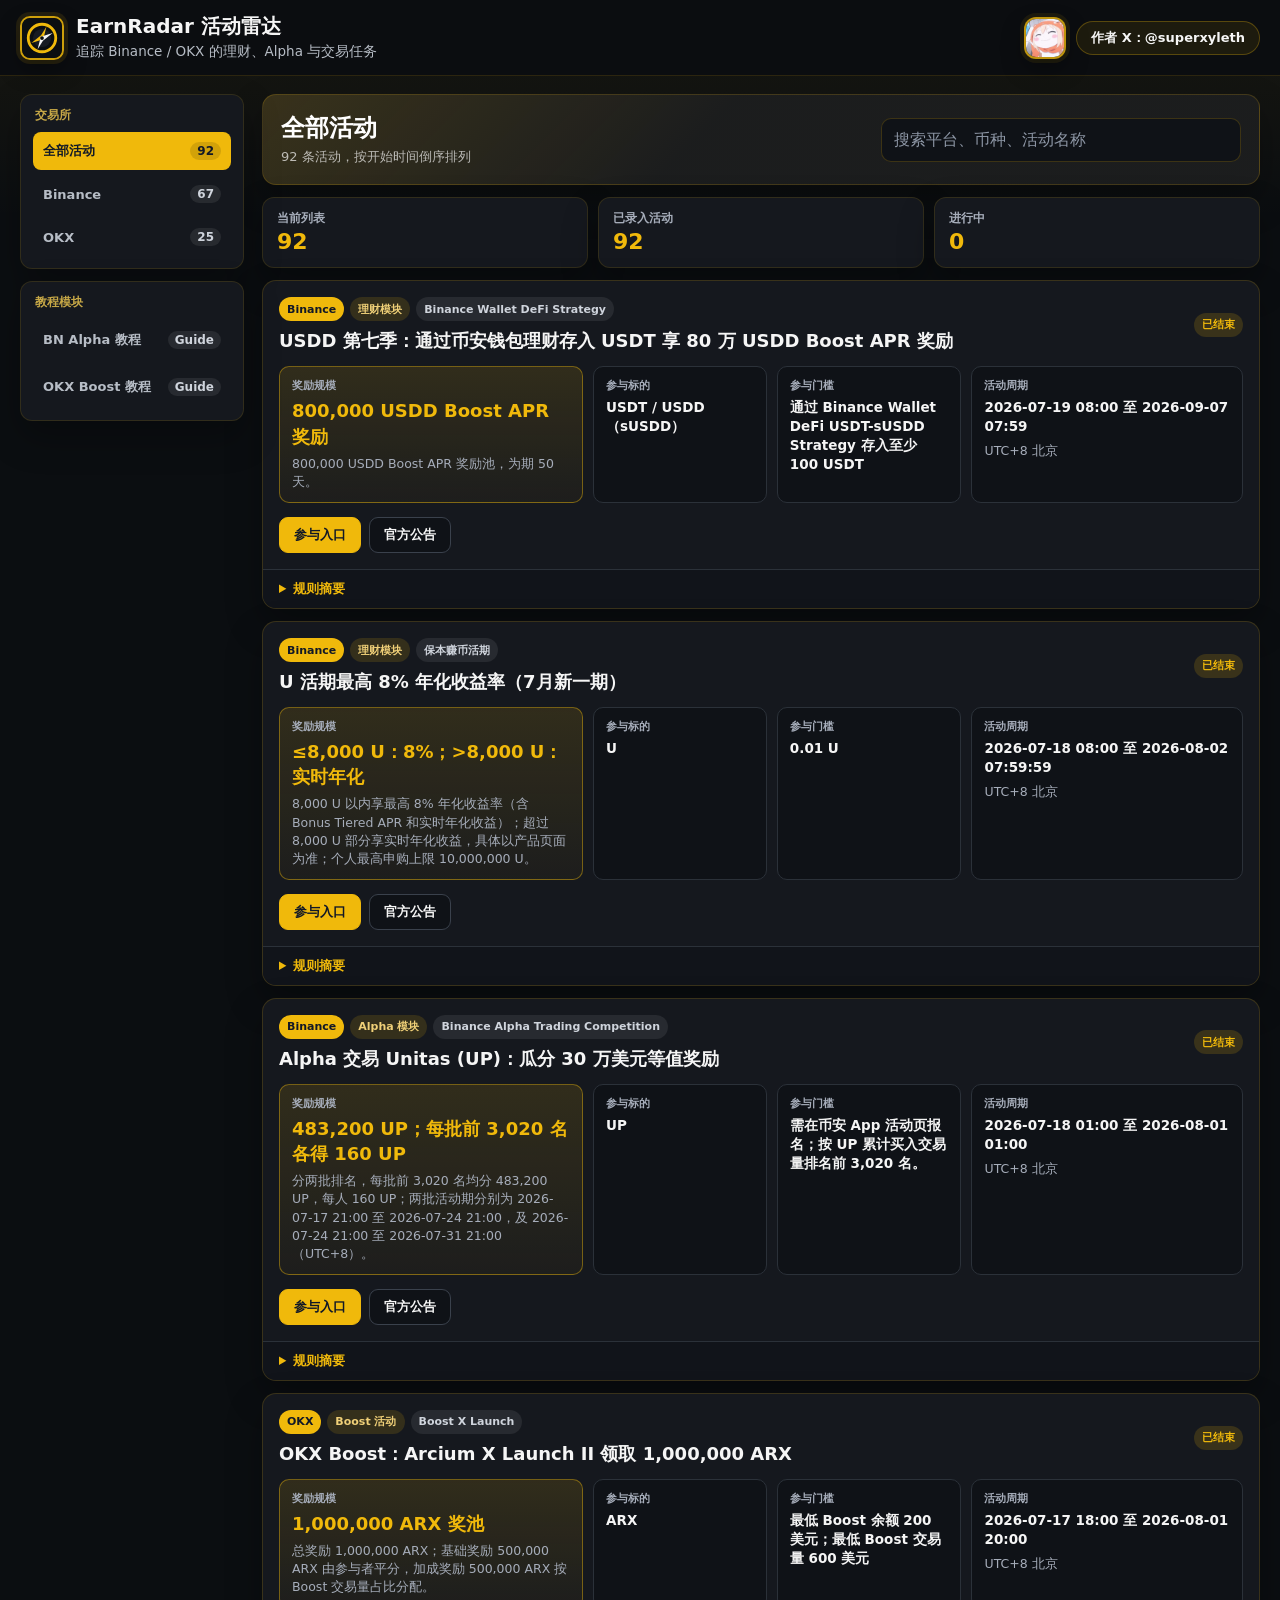
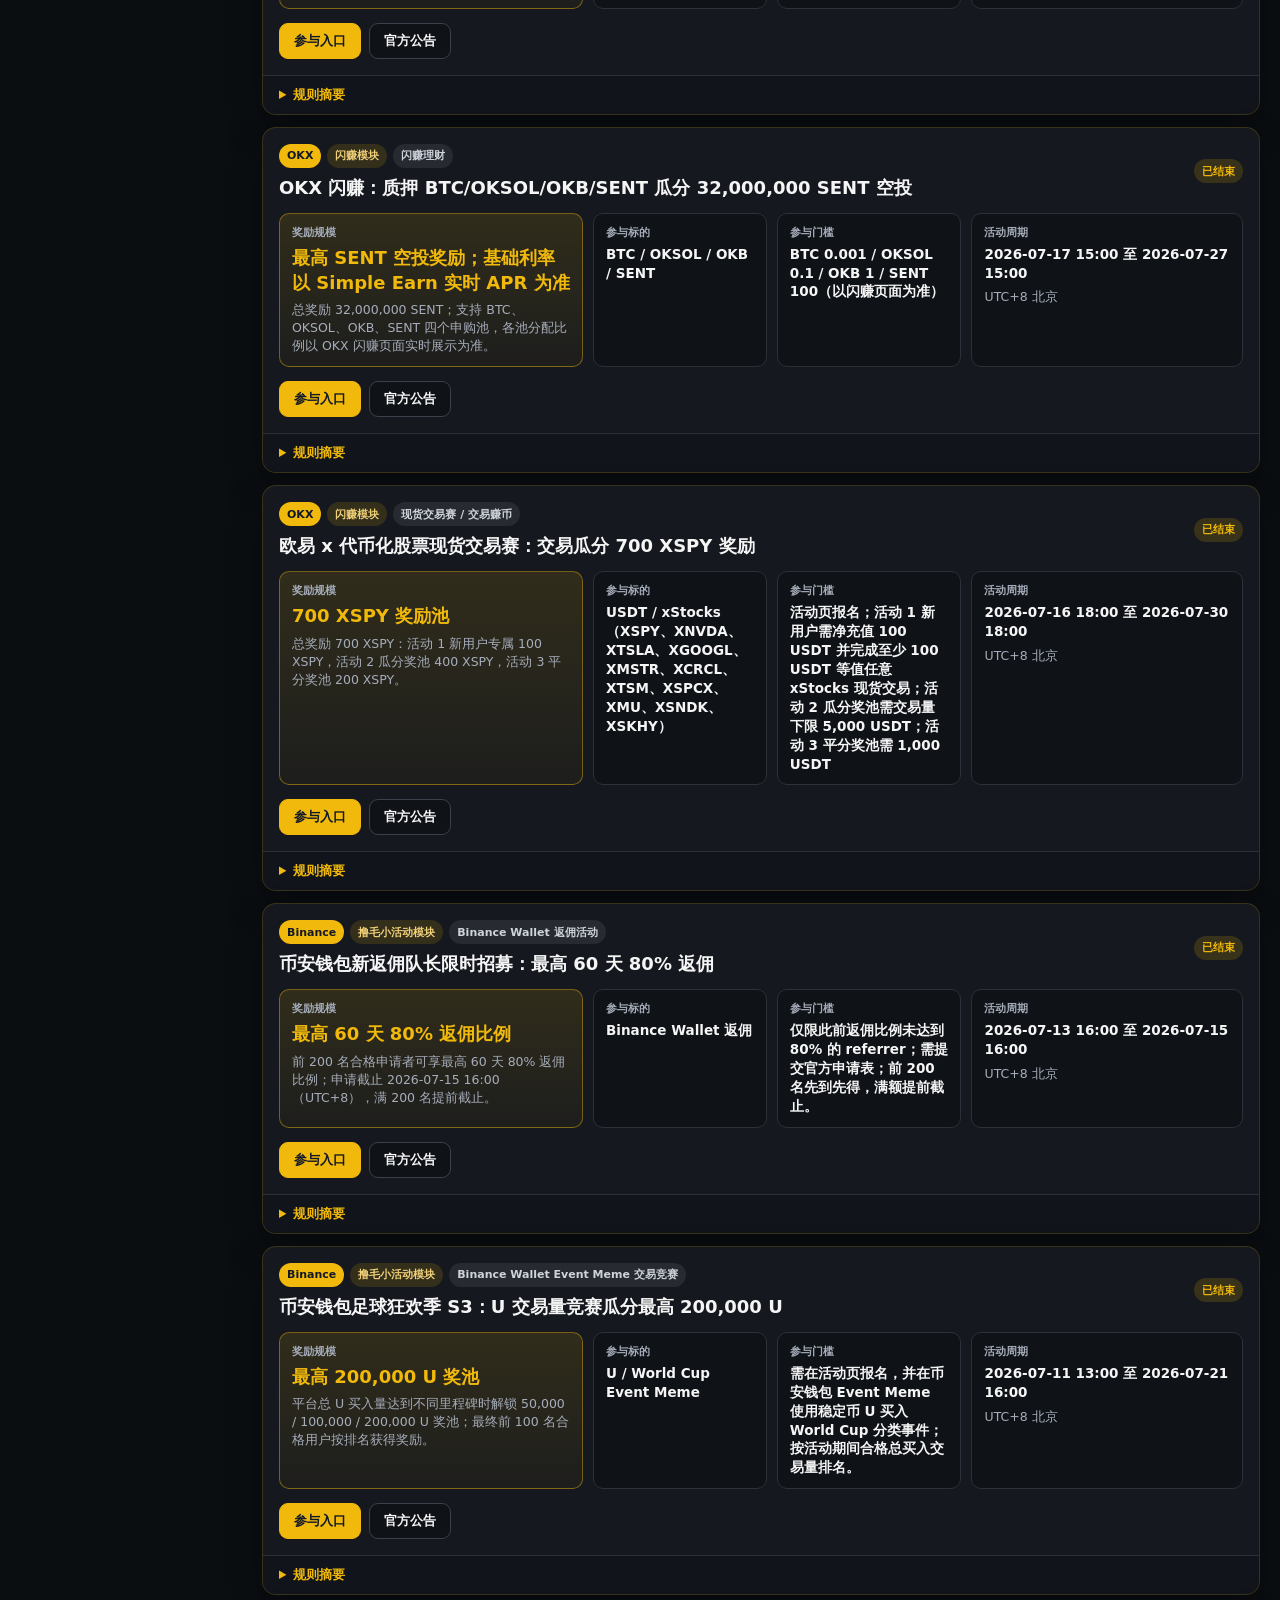
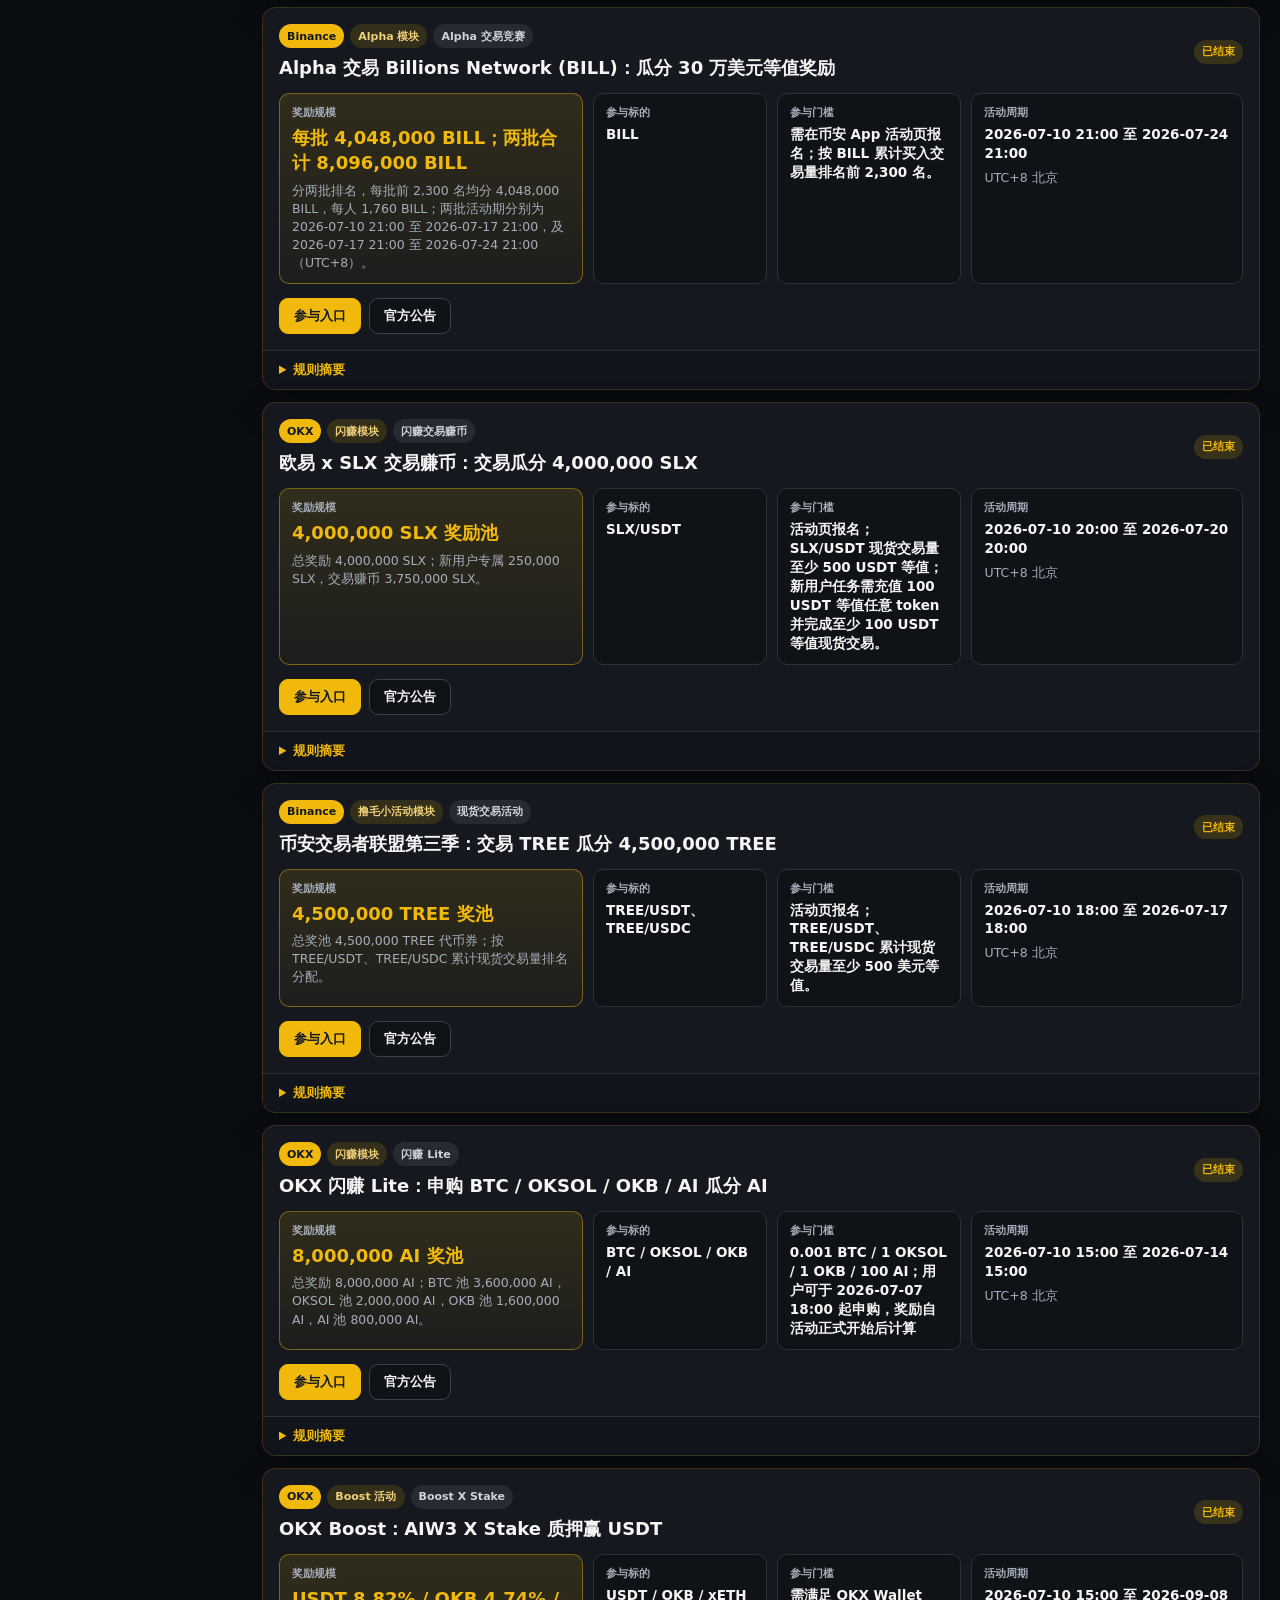
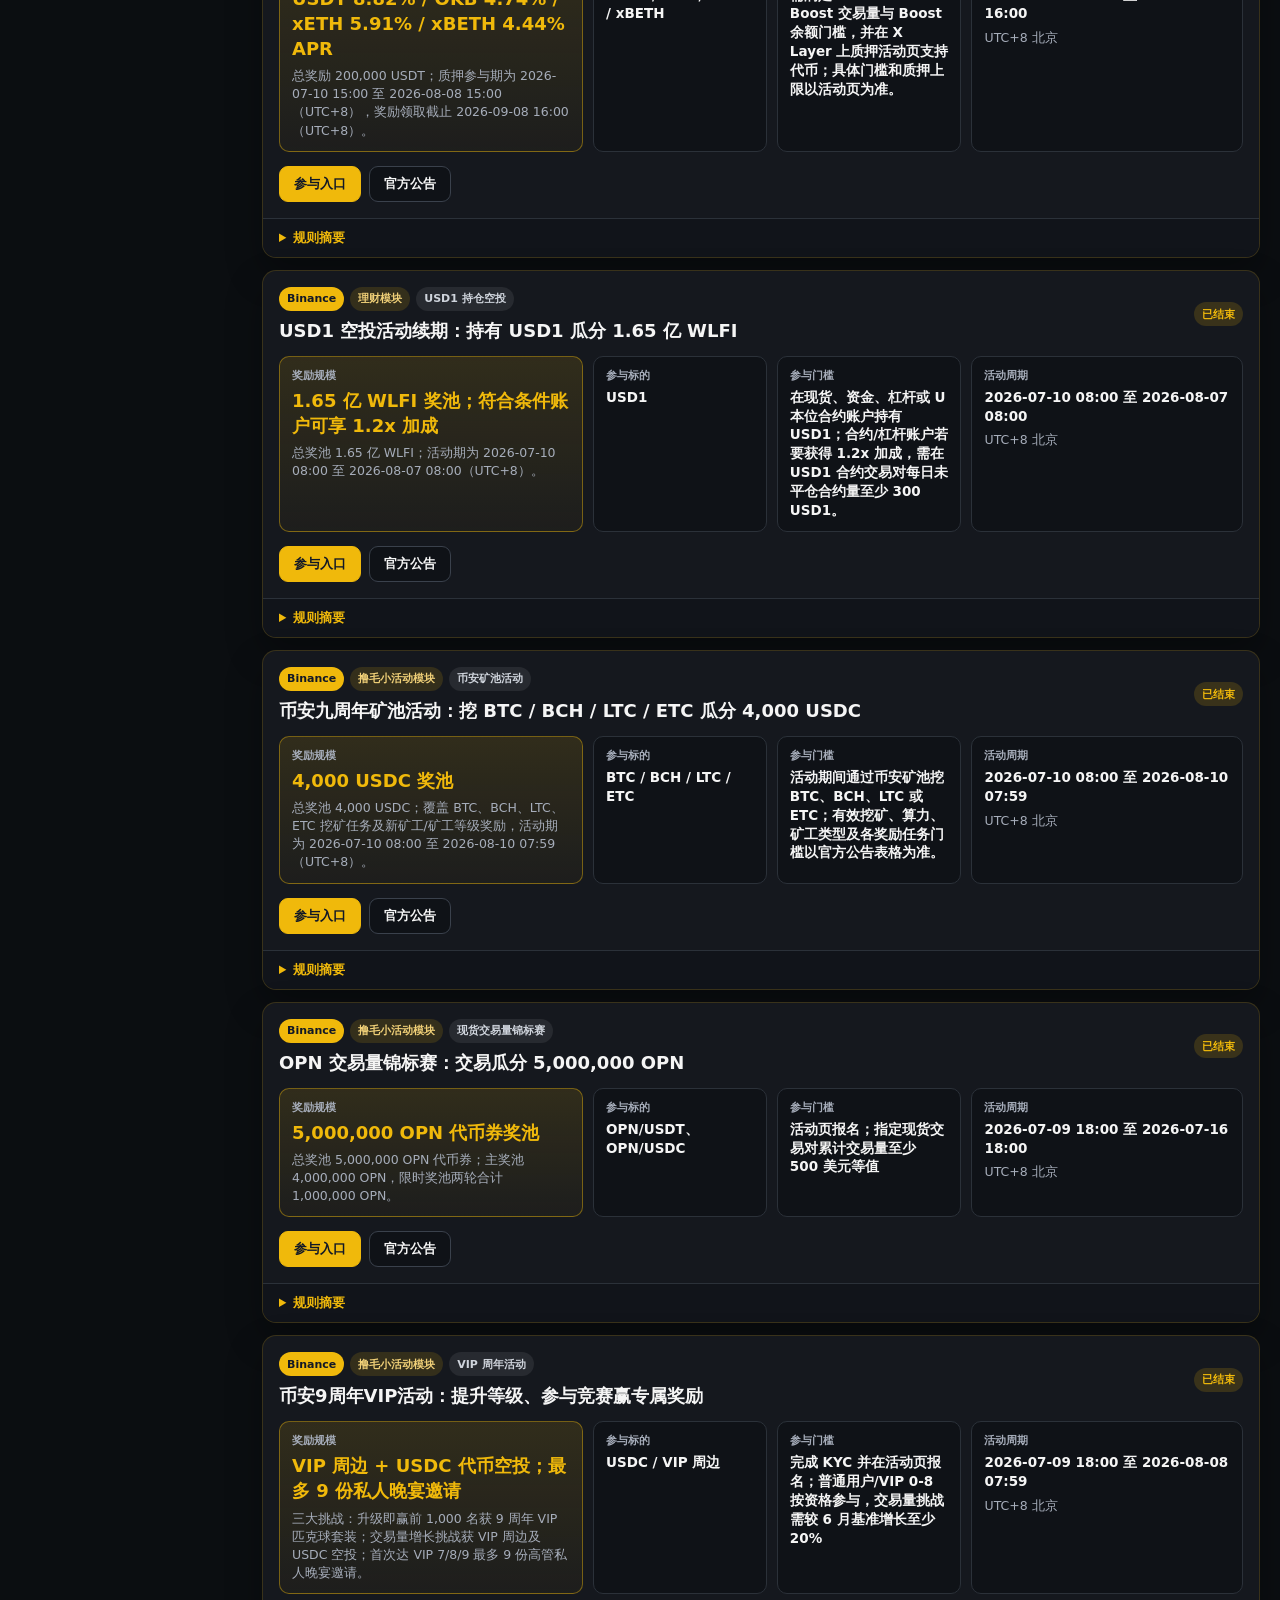
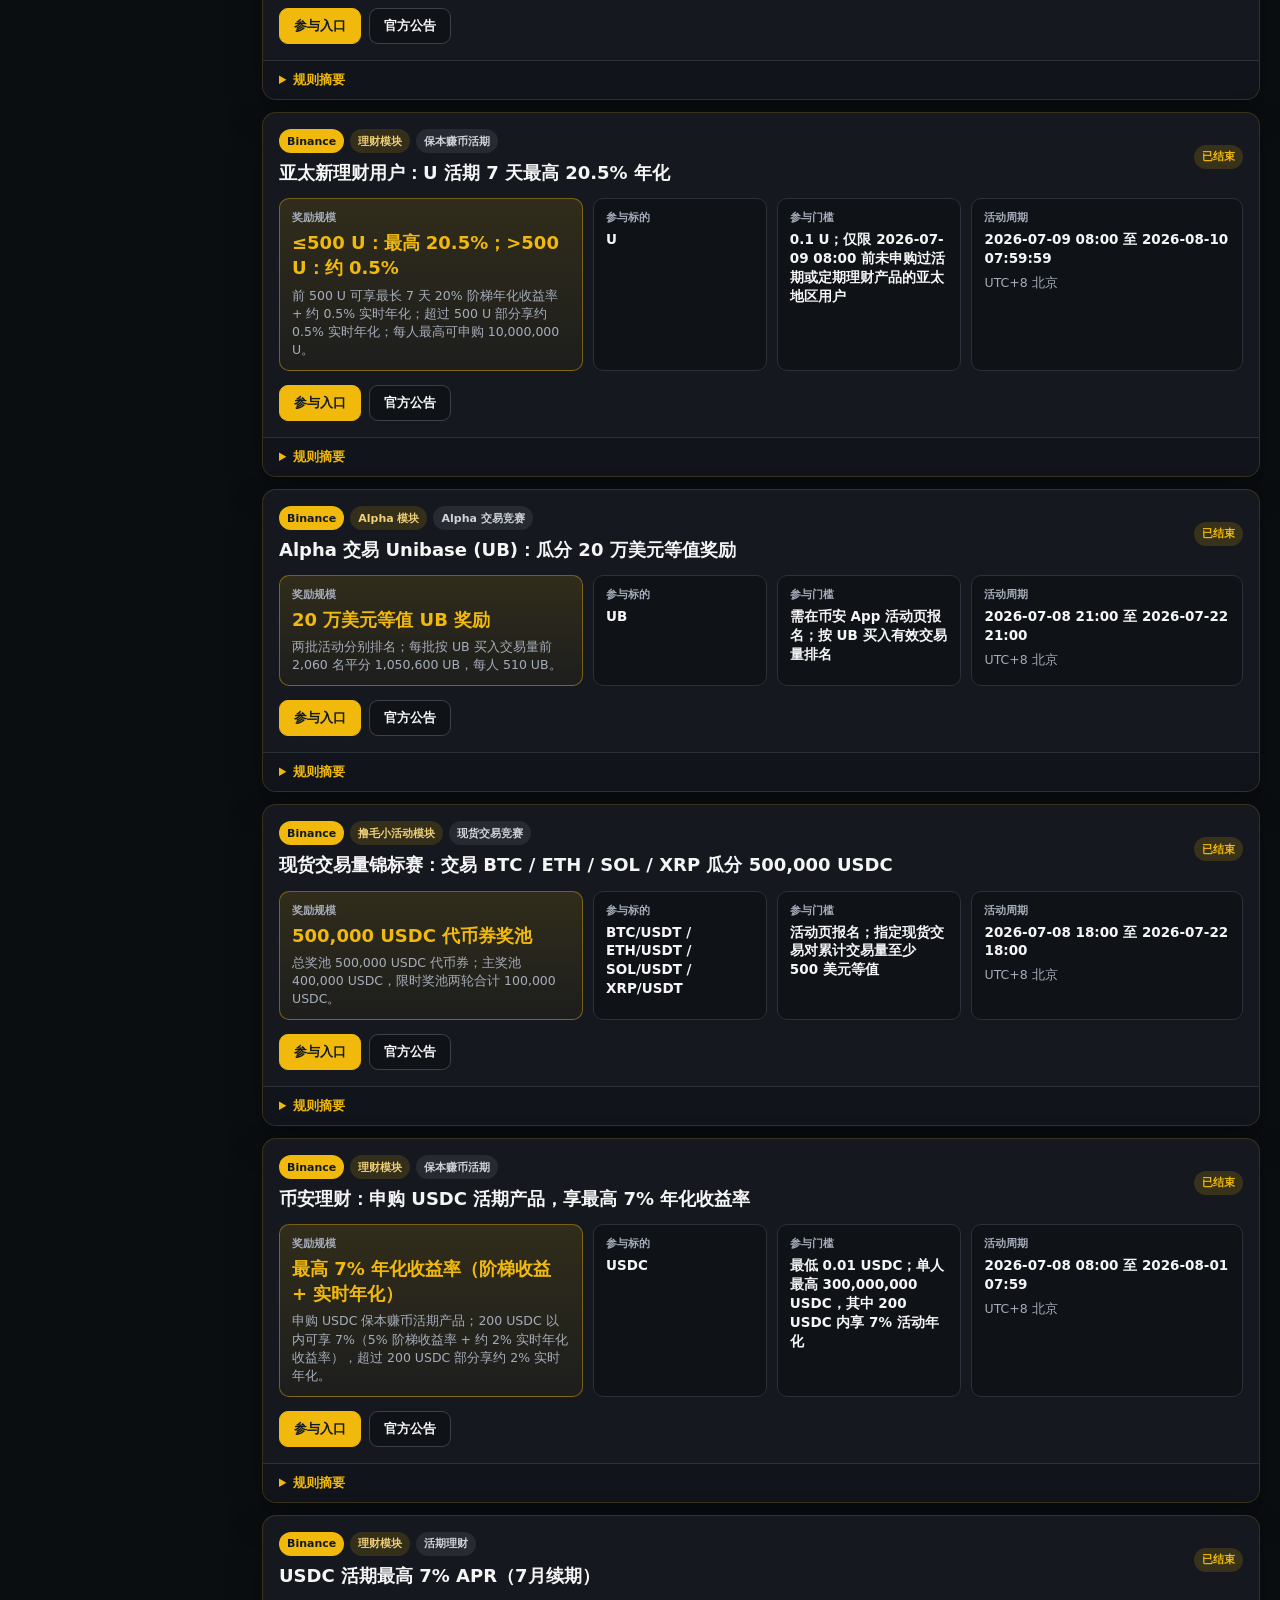
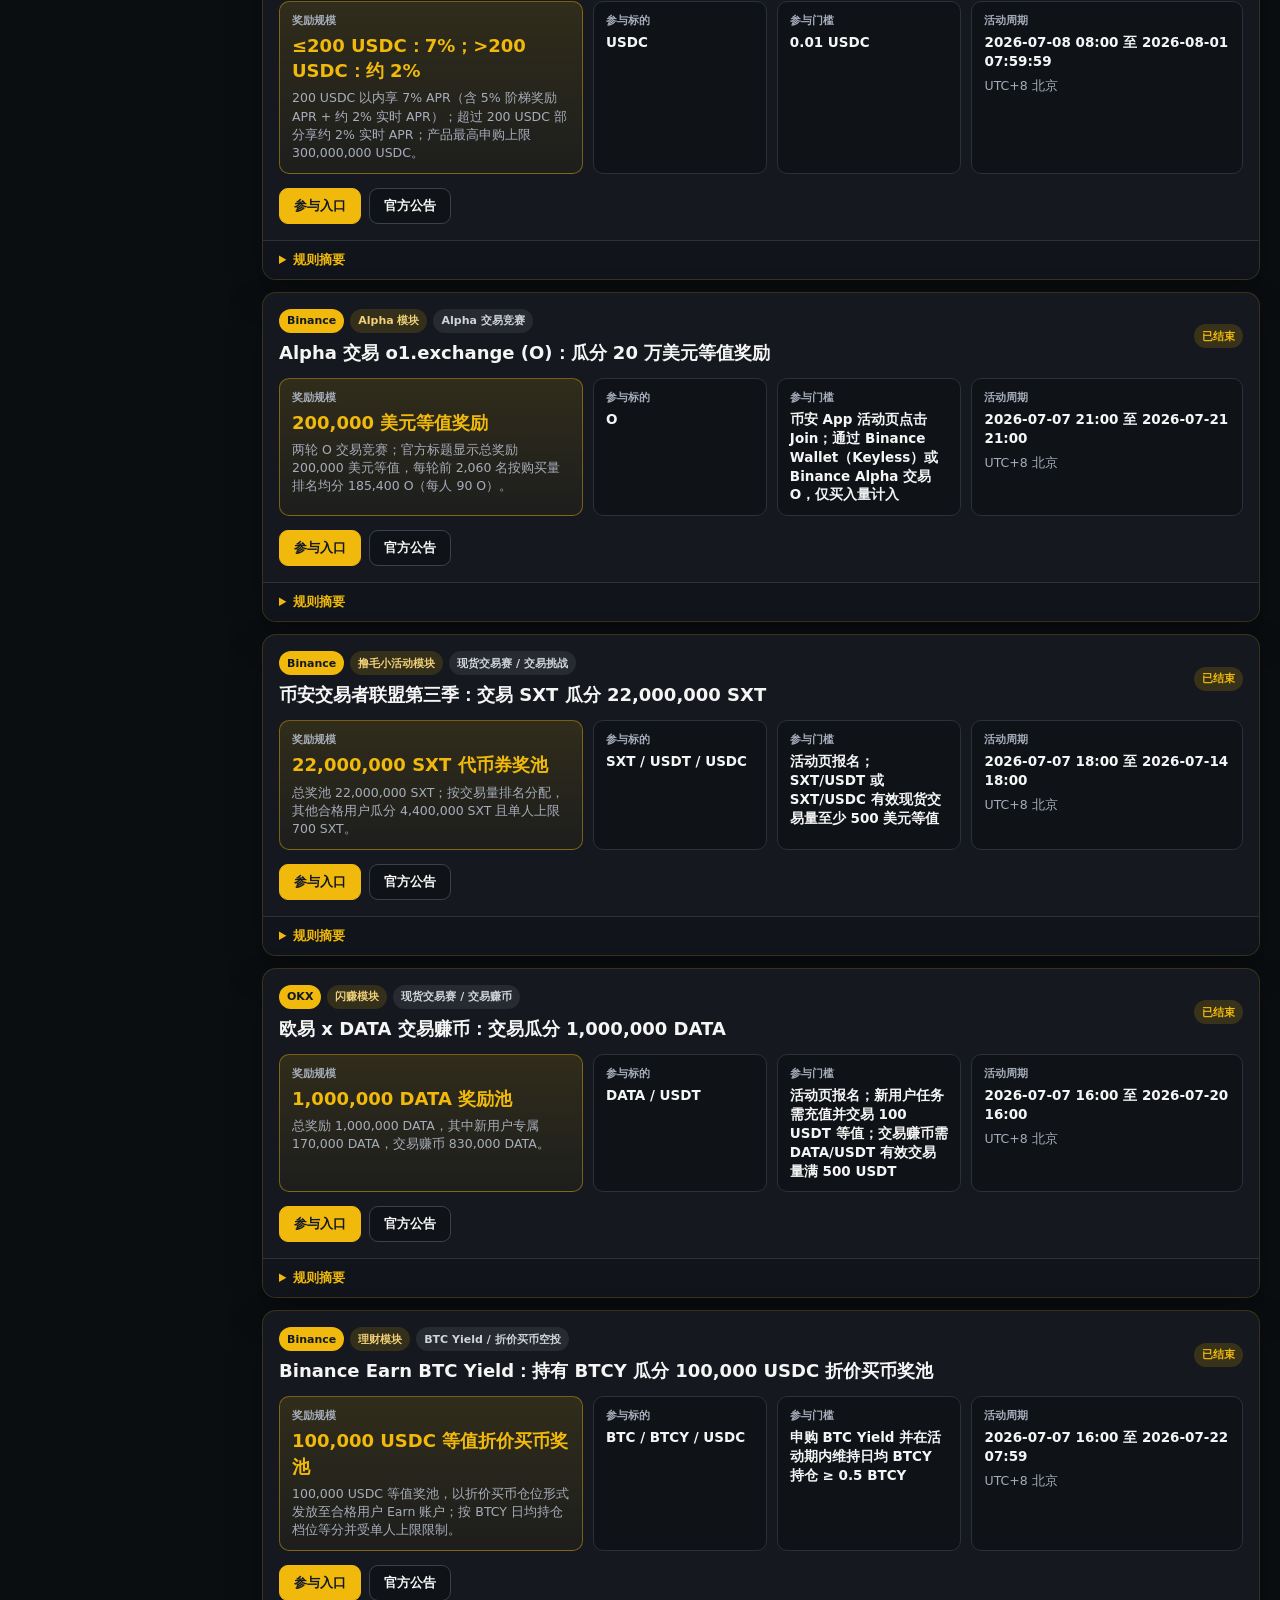
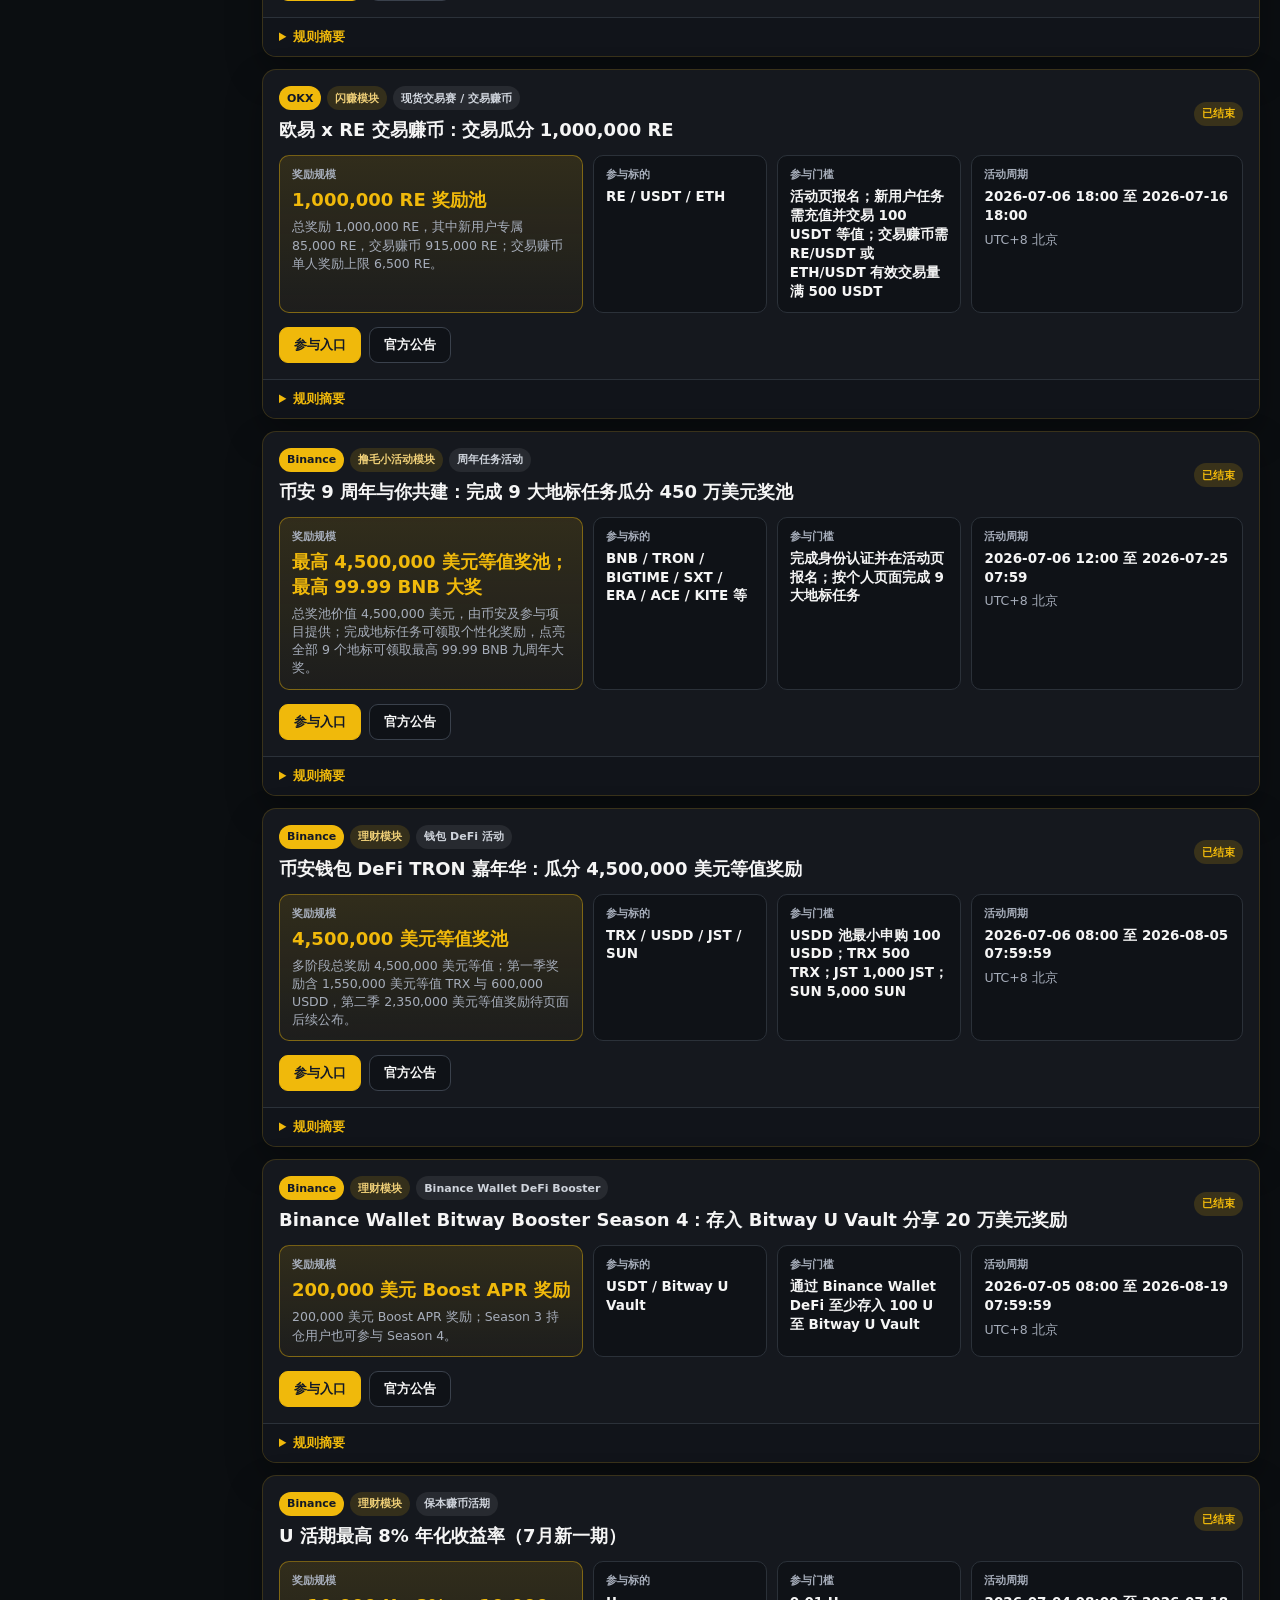
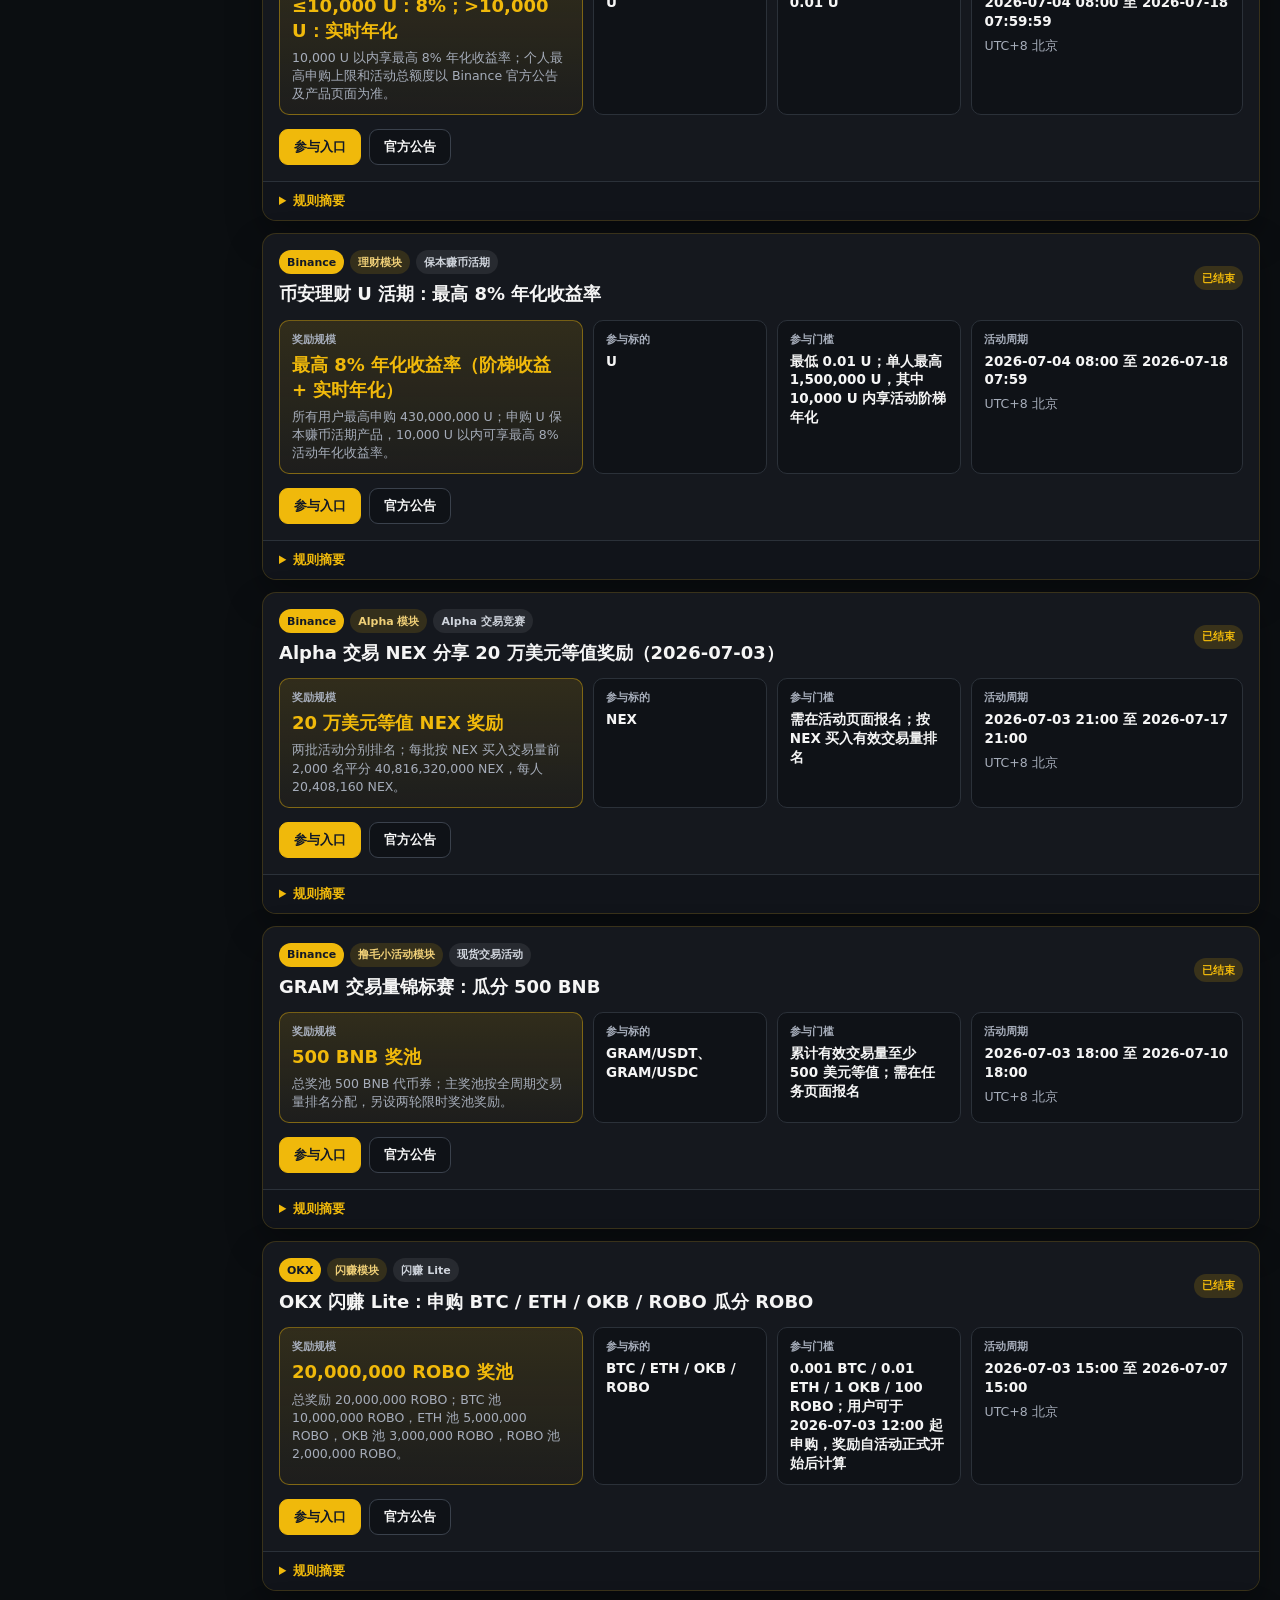
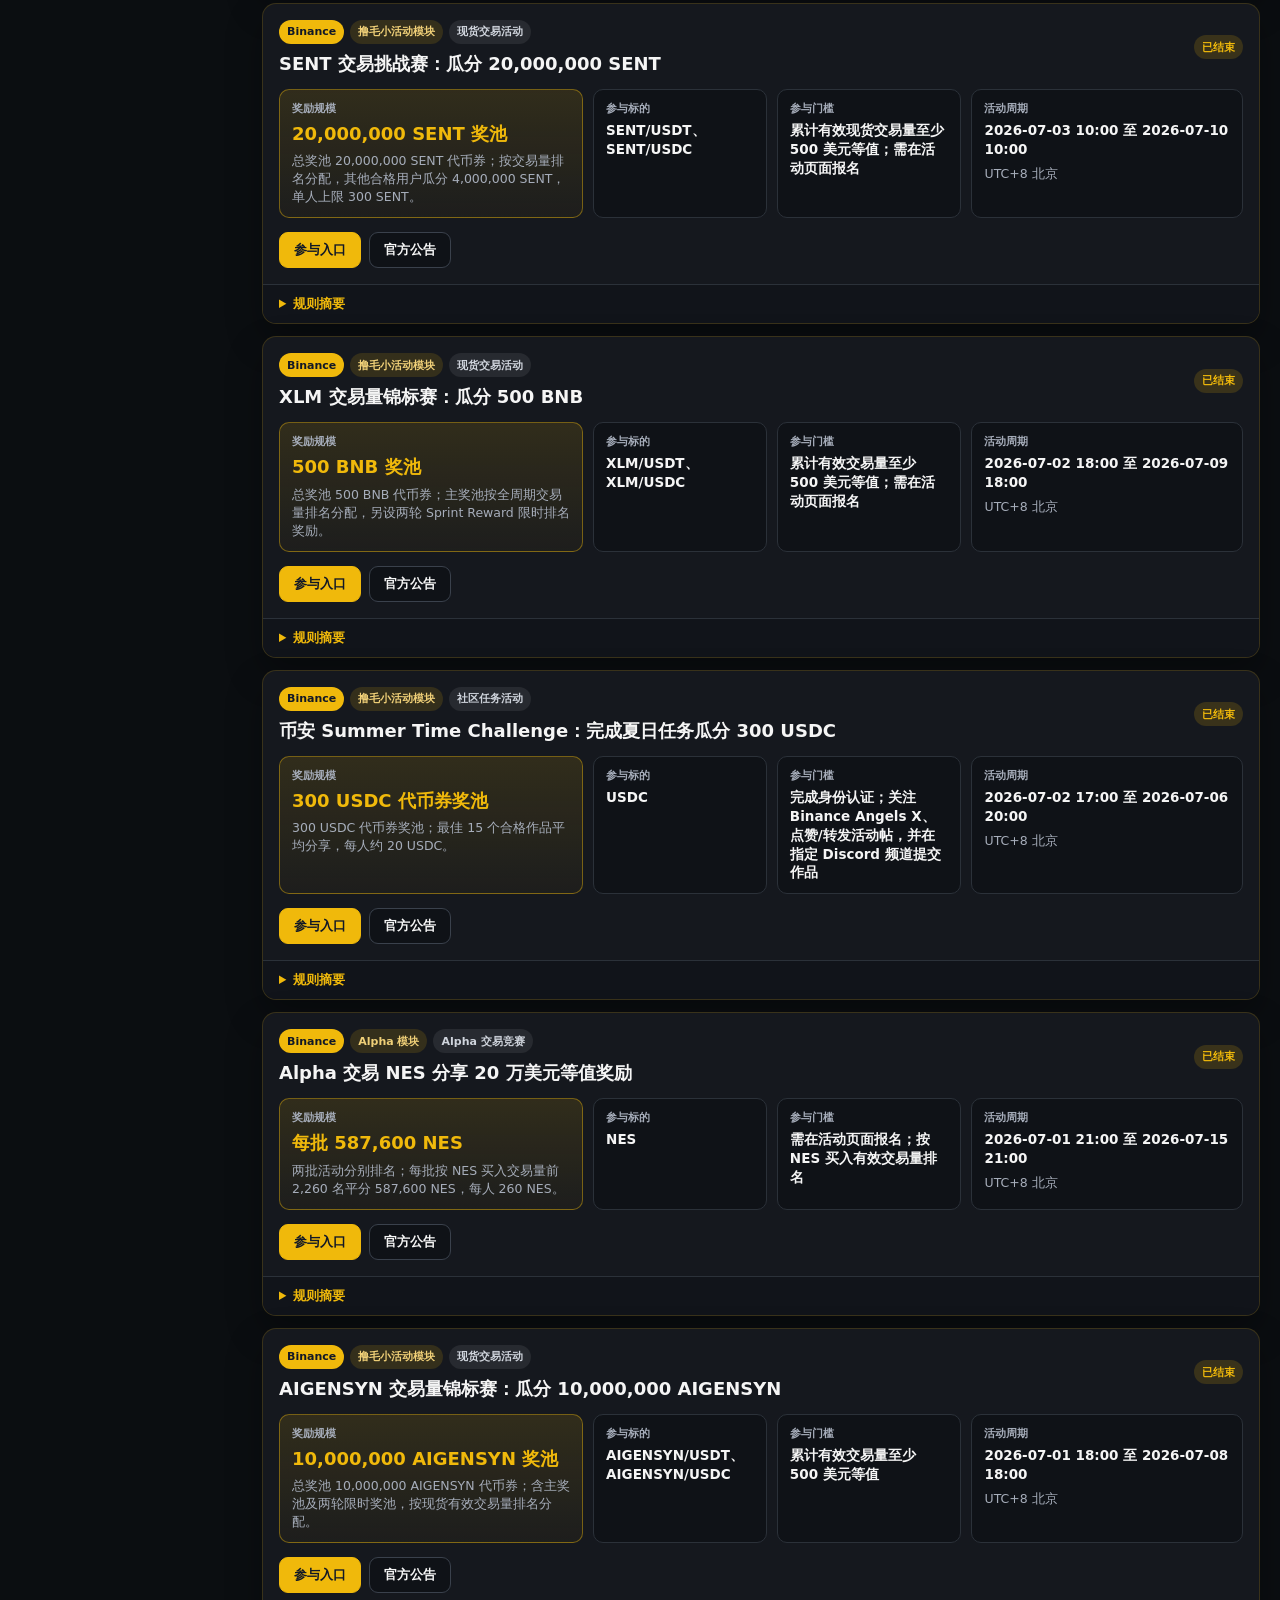
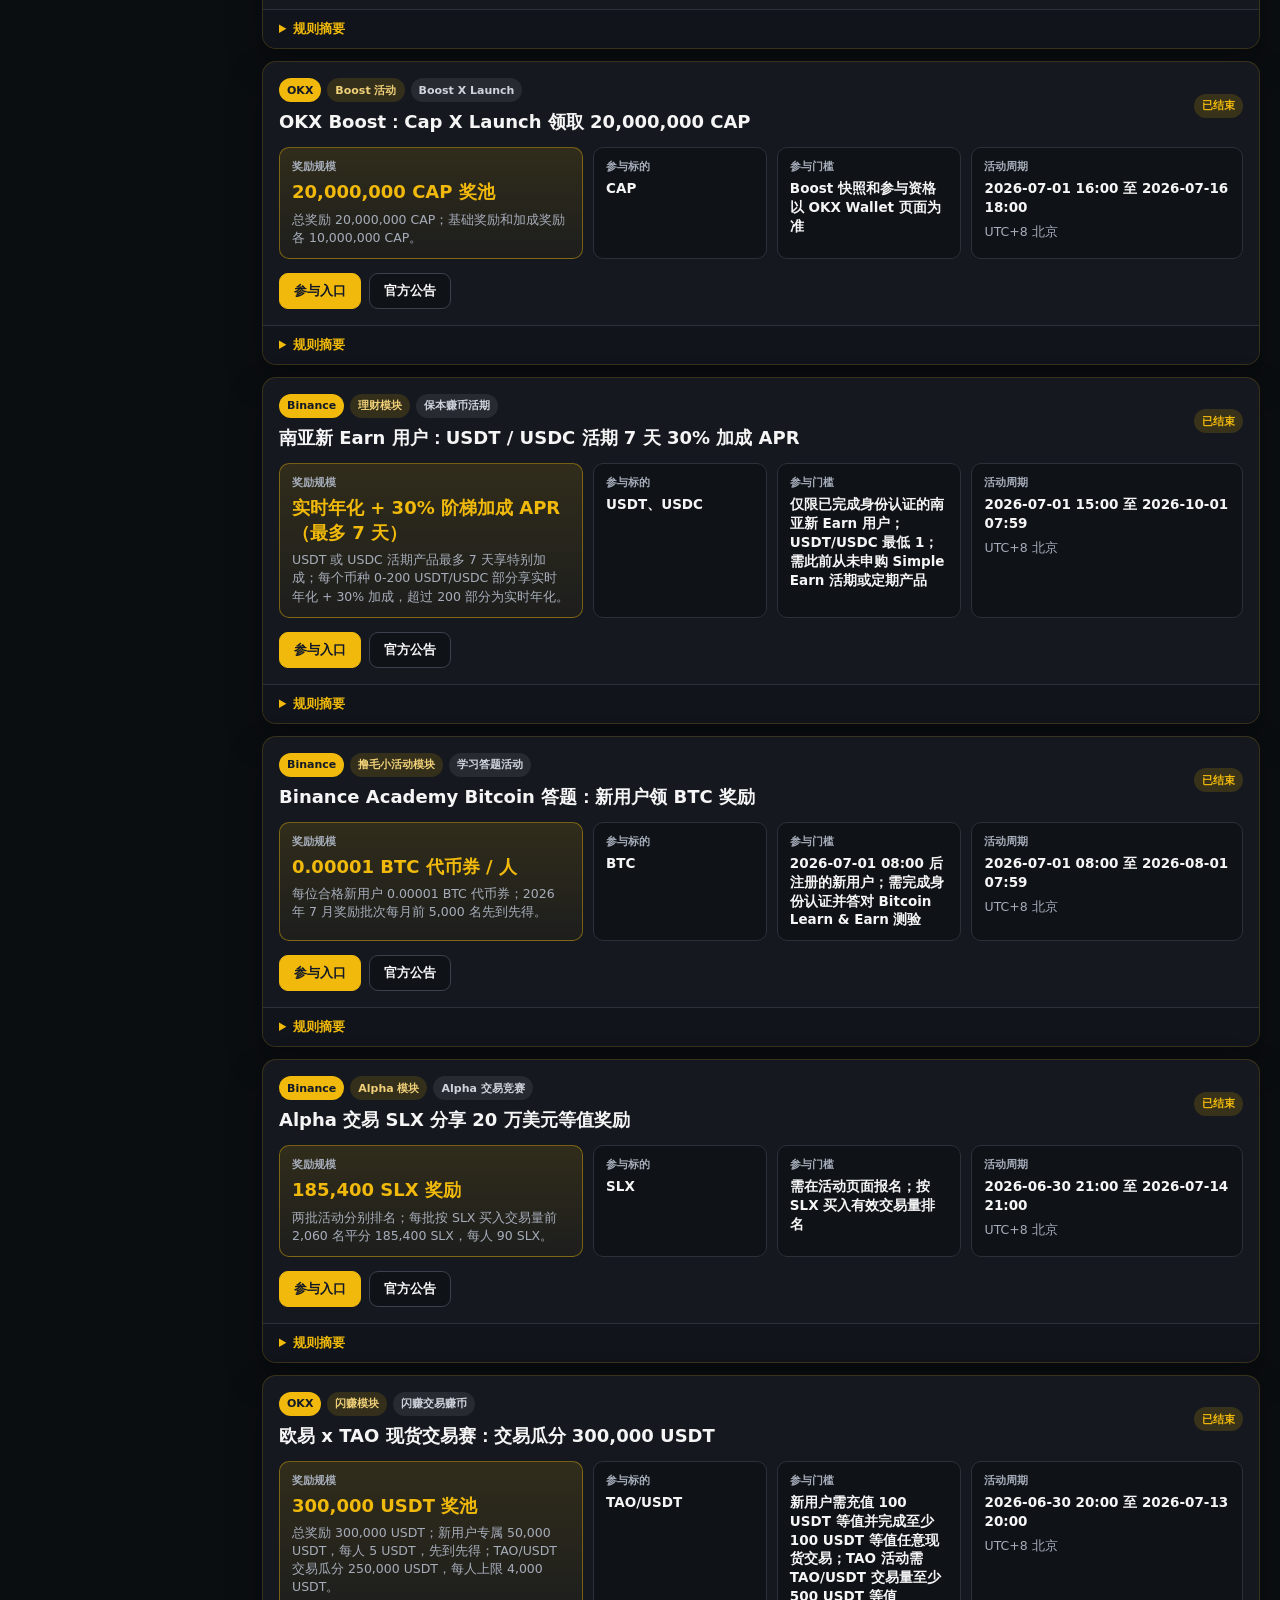
<file: index.html>
<!doctype html>
<html lang="zh-CN">
  <head>
    <meta charset="utf-8" />
    <meta name="viewport" content="width=device-width, initial-scale=1" />
    <title>EarnRadar 活动雷达</title>
    <link rel="icon" type="image/svg+xml" href="./assets/logo-compass.svg" />
    <link rel="stylesheet" href="./styles.css" />
  </head>
  <body>
    <header class="topbar">
      <div class="topbar-inner">
        <div class="brand">
          <img class="brand-mark" src="./assets/logo-compass.svg" alt="EarnRadar Logo" />
          <div>
            <h1>EarnRadar 活动雷达</h1>
            <p>追踪 Binance / OKX 的理财、Alpha 与交易任务</p>
          </div>
        </div>
        <div class="header-actions">
          <img class="author-avatar" src="./superxyleth-avatar.jpg" alt="superxyleth 头像" />
          <a class="author-link" href="https://x.com/superxyleth" target="_blank" rel="noreferrer">作者 X：@superxyleth</a>
        </div>
      </div>
    </header>

    <main class="app-shell">
      <aside class="sidebar" aria-label="导航">
        <section class="nav-group">
          <div class="nav-title">交易所</div>
          <div id="exchangeTabs" class="nav-list">
            <button class="nav-item active" type="button" data-platform="all">
              <span>全部活动</span>
              <strong id="allCount">0</strong>
            </button>
            <button class="nav-item" type="button" data-platform="Binance">
              <span>Binance</span>
              <strong id="binanceCount">0</strong>
            </button>
            <button class="nav-item" type="button" data-platform="OKX">
              <span>OKX</span>
              <strong id="okxCount">0</strong>
            </button>
          </div>
        </section>

        <section id="moduleTabs" class="nav-group hidden" aria-label="Binance 模块">
          <div class="nav-title">Binance 模块</div>
          <div class="nav-list">
            <button class="nav-item active" type="button" data-module="finance">
              <span>理财模块</span>
              <strong id="financeCount">0</strong>
            </button>
            <button class="nav-item" type="button" data-module="alpha">
              <span>Alpha 模块</span>
              <strong id="alphaCount">0</strong>
            </button>
            <button class="nav-item" type="button" data-module="small">
              <span>撸毛小活动模块</span>
              <strong id="smallCount">0</strong>
            </button>
          </div>
        </section>

        <section id="okxModuleTabs" class="nav-group hidden" aria-label="OKX 模块">
          <div class="nav-title">OKX 模块</div>
          <div class="nav-list">
            <button class="nav-item active" type="button" data-module="flash">
              <span>闪赚模块</span>
              <strong id="flashCount">0</strong>
            </button>
            <button class="nav-item" type="button" data-module="onchain">
              <span>链上赚币</span>
              <strong id="onchainCount">0</strong>
            </button>
            <button class="nav-item" type="button" data-module="boost">
              <span>Boost 活动</span>
              <strong id="boostCount">0</strong>
            </button>
          </div>
        </section>

        <section id="tutorialTabs" class="nav-group" aria-label="教程模块">
          <div class="nav-title">教程模块</div>
          <div class="nav-list tutorial-list">
            <button class="nav-item tutorial-item" type="button" data-tutorial="binance-alpha">
              <span>BN Alpha 教程</span>
              <strong>Guide</strong>
            </button>
            <button class="nav-item tutorial-item" type="button" data-tutorial="okx-boost">
              <span>OKX Boost 教程</span>
              <strong>Guide</strong>
            </button>
          </div>
        </section>
      </aside>

      <section class="content">
        <div class="content-head">
          <div>
            <h2 id="viewTitle">全部活动</h2>
            <p id="viewMeta">按开始时间倒序排列，优先展示可执行信息。</p>
          </div>
          <input id="searchInput" type="search" placeholder="搜索平台、币种、活动名称" />
        </div>

        <section class="summary" aria-label="概览">
          <div class="summary-item">
            <span>当前列表</span>
            <strong id="resultCount">0</strong>
          </div>
          <div class="summary-item">
            <span>已录入活动</span>
            <strong id="activityCount">0</strong>
          </div>
          <div class="summary-item">
            <span>进行中</span>
            <strong id="activeCount">0</strong>
          </div>
        </section>

        <section id="activityList" class="activity-list" aria-label="活动列表"></section>
      </section>
    </main>

    <script src="./data.js"></script>
    <script>
      const listEl = document.getElementById("activityList");
      const searchEl = document.getElementById("searchInput");
      const exchangeTabsEl = document.getElementById("exchangeTabs");
      const moduleTabsEl = document.getElementById("moduleTabs");
      const okxModuleTabsEl = document.getElementById("okxModuleTabs");
      const tutorialTabsEl = document.getElementById("tutorialTabs");
      const summaryEl = document.querySelector(".summary");
      const activityCountEl = document.getElementById("activityCount");
      const resultCountEl = document.getElementById("resultCount");
      const activeCountEl = document.getElementById("activeCount");
      const viewTitleEl = document.getElementById("viewTitle");
      const viewMetaEl = document.getElementById("viewMeta");
      const allCountEl = document.getElementById("allCount");
      const binanceCountEl = document.getElementById("binanceCount");
      const okxCountEl = document.getElementById("okxCount");
      const financeCountEl = document.getElementById("financeCount");
      const smallCountEl = document.getElementById("smallCount");
      const alphaCountEl = document.getElementById("alphaCount");
      const flashCountEl = document.getElementById("flashCount");
      const onchainCountEl = document.getElementById("onchainCount");
      const boostCountEl = document.getElementById("boostCount");

      const allActivities = window.financeActivities || [];
      const now = new Date();

      function parseBeijingTime(value) {
        const normalized = String(value).trim().replace(" ", "T");
        return new Date(`${normalized}+08:00`);
      }

      function statusOf(item) {
        const endAt = parseBeijingTime(item.endAt);
        if (!Number.isNaN(endAt.getTime()) && endAt <= now) return "已结束";
        return item.status || "进行中";
      }

      const activities = allActivities;
      const defaultModules = {
        Binance: "finance",
        OKX: "flash",
      };
      const platformNames = {
        all: "全部活动",
        Binance: "Binance",
        OKX: "OKX",
      };
      const moduleNames = {
        finance: "理财模块",
        alpha: "Alpha 模块",
        small: "撸毛小活动模块",
        flash: "闪赚模块",
        onchain: "链上赚币",
        boost: "Boost 活动",
      };
      const tutorials = {
        "binance-alpha": {
          title: "BN Alpha 教程",
          meta: "积分构成、刷分技巧、空投 / TGE / Booster 参与方式",
          hero: "./assets/tutorials/alpha-1.png",
          documentUrl: "./assets/tutorials/alpha-notion/index.html",
          sections: [
            {
              title: "Alpha 积分构成",
              items: [
                "Alpha 积分 = 余额积分 + 交易量积分。",
                "余额积分可以理解为 CEX 账户与币安钱包的可计入余额，部分非主流钱包资产不支持计分。",
                "余额档位：≥100 记 1 分，≥1,000 记 2 分，≥10,000 记 3 分，≥100,000 记 4 分。",
                "交易量积分按 Alpha 板块交易量递增：2 记 1 分，4 记 2 分，8 记 3 分，16 记 4 分，32 记 5 分；每多 1 分需要约翻倍交易量。",
              ],
            },
            {
              title: "积分用途",
              items: [
                "Alpha 空投通常消耗 15 积分领取空投代币，不需要额外主要支出。",
                "Alpha TGE 通常消耗 15 积分，并需要少量 BNB 以较低价格购买代币。",
                "Alpha Booster 通常消耗 2 分或 5 分，需要完成任务并承担少量磨损，适合低门槛参与。",
              ],
            },
            {
              title: "交易积分刷取技巧",
              items: [
                "进入 Alpha 板块后优先查看“积分+”板块。",
                "多数情况下优先选择积分+里交易量最大、流动性更好的代币，降低被夹和滑点风险。",
                "Alpha 交易量通常只计算买入交易量；带有“积分 ×2 / ×4”的代币可以放大计分交易量。",
                "例如积分 ×4 的代币买入 100U，可按 400U Alpha 交易量计入，从而减少真实交易量和磨损。",
              ],
            },
            {
              title: "积分周期与目标",
              items: [
                "Alpha 积分有 15 天周期，超过 15 天会失效，避免积分长期通胀。",
                "例如 6 月 1 日获得的积分，到 6 月 16 日对应积分会失效。",
                "新手配置可先参考余额积分 ≥1,000 对应 2 分，再补交易量积分到 15 或 16 分。",
                "建议自己做表格或让 agent 记录每日积分、过期时间、消耗和收益。",
              ],
            },
            {
              title: "空投、TGE 与 Booster",
              items: [
                "Alpha 空投一般需要 200+ 积分，收益常见 30U+，需要准点抢，热门空投可能一两分钟结束。",
                "Alpha TGE 分数门槛通常也在 200+，分数够时按规定时间参与即可，不像空投那样抢名额；想拿满通常需要准备约 3 BNB。",
                "Alpha Booster 门槛更低，常见固定 ≥61 分，名额更多、持续时间更长，但收益通常更低。",
                "Booster 任务可能包含链上交互或小额成本，参与前要核算 Gas、滑点和任务磨损。",
              ],
            },
            {
              title: "返佣说明",
              items: [
                "返佣可以理解为手续费折扣，例如 30% 返佣相当于手续费约 7 折。",
                "交易所返佣通常需要注册时填写邀请码，注册后多数情况无法补填。",
                "钱包返佣可在钱包内填写邀请码；文档中给出的邀请码为 SUPERXYL，标注为 30% 自动返佣。",
              ],
            },
          ],
          images: [
            "./assets/tutorials/alpha-2.png",
            "./assets/tutorials/alpha-3.png",
            "./assets/tutorials/alpha-4.png",
            "./assets/tutorials/alpha-5.png",
            "./assets/tutorials/alpha-6.png",
            "./assets/tutorials/alpha-7.png",
            "./assets/tutorials/alpha-8.png",
          ],
        },
        "okx-boost": {
          title: "OKX Boost 教程",
          meta: "Boost 交易量、X Launch、Stake 与 X Campaign 入门图文教程",
          hero: "./assets/logo-compass.svg",
          documentUrl: "./assets/tutorials/okx-boost-notion/index.html",
          sections: [],
          images: [],
        },
      };
      let selectedPlatform = "all";
      let selectedModule = "finance";
      let selectedTutorial = "";

      function escapeHtml(value) {
        return String(value)
          .replaceAll("&", "&amp;")
          .replaceAll("<", "&lt;")
          .replaceAll(">", "&gt;")
          .replaceAll('"', "&quot;")
          .replaceAll("'", "&#039;");
      }

      function filteredActivities() {
        const query = searchEl.value.trim().toLowerCase();
        return activities
          .filter((item) => {
            const text = `${item.platform} ${item.title} ${item.stablecoin} ${item.productType}`.toLowerCase();
            const matchesPlatform = selectedPlatform === "all" || item.platform === selectedPlatform;
            const matchesModule = !defaultModules[selectedPlatform] || moduleOf(item) === selectedModule;
            return matchesPlatform && matchesModule && (!query || text.includes(query));
          })
          .sort((a, b) => {
            const aEnded = statusOf(a) === "已结束";
            const bEnded = statusOf(b) === "已结束";
            if (aEnded !== bEnded) return aEnded ? 1 : -1;
            return Date.parse(b.startAt.replace(" ", "T")) - Date.parse(a.startAt.replace(" ", "T"));
          });
      }

      function moduleOf(item) {
        if (item.module) return item.module;
        if (item.platform === "OKX") return "flash";
        return item.module || "finance";
      }

      function defaultModuleFor(platform) {
        const moduleOrder = {
          Binance: ["finance", "alpha", "small"],
          OKX: ["flash", "onchain", "boost"],
        };
        const modules = moduleOrder[platform] || [];
        return modules.find((module) => activities.some((item) => item.platform === platform && moduleOf(item) === module)) || defaultModules[platform];
      }

      function updateCounts(filtered) {
        activityCountEl.textContent = activities.length;
        resultCountEl.textContent = filtered.length;
        activeCountEl.textContent = activities.filter((item) => statusOf(item) === "进行中").length;
        allCountEl.textContent = activities.length;
        binanceCountEl.textContent = activities.filter((item) => item.platform === "Binance").length;
        okxCountEl.textContent = activities.filter((item) => item.platform === "OKX").length;
        financeCountEl.textContent = activities.filter((item) => item.platform === "Binance" && moduleOf(item) === "finance").length;
        smallCountEl.textContent = activities.filter((item) => item.platform === "Binance" && moduleOf(item) === "small").length;
        alphaCountEl.textContent = activities.filter((item) => item.platform === "Binance" && moduleOf(item) === "alpha").length;
        flashCountEl.textContent = activities.filter((item) => item.platform === "OKX" && moduleOf(item) === "flash").length;
        onchainCountEl.textContent = activities.filter((item) => item.platform === "OKX" && moduleOf(item) === "onchain").length;
        boostCountEl.textContent = activities.filter((item) => item.platform === "OKX" && moduleOf(item) === "boost").length;
      }

      function updateViewLabel(filtered) {
        const platformLabel = platformNames[selectedPlatform] || selectedPlatform;
        const moduleLabel = defaultModules[selectedPlatform] ? moduleNames[selectedModule] : "";
        viewTitleEl.textContent = moduleLabel ? `${platformLabel} / ${moduleLabel}` : platformLabel;
        viewMetaEl.textContent = `${filtered.length} 条活动，按开始时间倒序排列`;
      }

      function renderTutorial(tutorialId) {
        const tutorial = tutorials[tutorialId];
        if (!tutorial) return;
        moduleTabsEl.classList.add("hidden");
        okxModuleTabsEl.classList.add("hidden");
        summaryEl.hidden = true;
        searchEl.hidden = true;
        viewTitleEl.textContent = tutorial.title;
        viewMetaEl.textContent = tutorial.meta;
        const hasDocument = Boolean(tutorial.documentUrl);
        const emptyTutorial = !hasDocument && (!tutorial.sections || tutorial.sections.length === 0) && (!tutorial.images || tutorial.images.length === 0);
        listEl.innerHTML = `
          <article class="tutorial-card${hasDocument ? " document-view" : ""}">
            ${
              hasDocument
                ? ""
                : emptyTutorial
                  ? ""
                  : `<div class="tutorial-hero">
                    <div>
                      <span class="tutorial-kicker">Tutorial</span>
                      <h3>${escapeHtml(tutorial.title)}</h3>
                      <p>${escapeHtml(tutorial.meta)}</p>
                    </div>
                    <img src="${escapeHtml(tutorial.hero)}" alt="${escapeHtml(tutorial.title)}" />
                  </div>`
            }
            <div class="tutorial-body">
              ${
                hasDocument
                  ? `<section class="tutorial-embed">
                      <iframe src="${escapeHtml(tutorial.documentUrl)}" title="${escapeHtml(tutorial.title)} 原文教程" loading="lazy"></iframe>
                    </section>`
                  : emptyTutorial
                    ? `<section class="tutorial-empty">
                        <p>内容待补充。</p>
                      </section>`
                  : `${tutorial.sections
                      .map(
                        (section) => `
                          <section class="tutorial-section">
                            <h4>${escapeHtml(section.title)}</h4>
                            <ul>
                              ${section.items.map((item) => `<li>${escapeHtml(item)}</li>`).join("")}
                            </ul>
                          </section>
                        `,
                      )
                      .join("")}                    ${
                      tutorial.images.length
                        ? `<section class="tutorial-section">
                            <h4>图示参考</h4>
                            <div class="tutorial-gallery">
                              ${tutorial.images
                                .map((image, index) => `<img src="${escapeHtml(image)}" alt="${escapeHtml(tutorial.title)} 图示 ${index + 1}" loading="lazy" />`)
                                .join("")}
                            </div>
                          </section>`
                        : ""
                    }`
              }
            </div>
          </article>
        `;
      }

      function render() {
        if (selectedTutorial) {
          renderTutorial(selectedTutorial);
          return;
        }
        summaryEl.hidden = false;
        searchEl.hidden = false;
        const filtered = filteredActivities();
        moduleTabsEl.classList.toggle("hidden", selectedPlatform !== "Binance");
        okxModuleTabsEl.classList.toggle("hidden", selectedPlatform !== "OKX");
        updateCounts(filtered);
        updateViewLabel(filtered);

        if (!filtered.length) {
          listEl.innerHTML = `<div class="empty-state">当前模块暂无活动。</div>`;
          return;
        }

        listEl.innerHTML = filtered
          .map(
            (item) => `
              <article class="activity-card">
                <div class="activity-main">
                  <div class="activity-head">
                    <div class="activity-heading">
                      <div class="tag-row">
                        <span class="platform-pill">${escapeHtml(item.platform)}</span>
                        <span class="module-pill">${escapeHtml(moduleNames[moduleOf(item)] || item.productType)}</span>
                        <span class="type-pill">${escapeHtml(item.productType)}</span>
                      </div>
                      <h3>${escapeHtml(item.title)}</h3>
                    </div>
                    <span class="status-pill${statusOf(item) === "已结束" ? " ended" : ""}">${escapeHtml(statusOf(item))}</span>
                  </div>

                  <div class="signal-grid">
                    <div class="signal-card prize">
                      <span>奖励规模</span>
                      <strong>${escapeHtml(item.apr)}</strong>
                      <p>${escapeHtml(item.activityAmount)}</p>
                    </div>
                    <div class="signal-card">
                      <span>参与标的</span>
                      <strong>${escapeHtml(item.stablecoin)}</strong>
                    </div>
                    <div class="signal-card">
                      <span>参与门槛</span>
                      <strong>${escapeHtml(item.minAmount)}</strong>
                    </div>
                    <div class="signal-card time">
                      <span>活动周期</span>
                      <strong>${escapeHtml(item.startAt)} 至 ${escapeHtml(item.endAt)}</strong>
                      <p>${escapeHtml(item.timezone)}</p>
                    </div>
                  </div>

                  <div class="activity-actions">
                    <a class="button" href="${escapeHtml(item.tutorialUrl)}" target="_blank" rel="noreferrer">参与入口</a>
                    <a class="button secondary" href="${escapeHtml(item.officialUrl)}" target="_blank" rel="noreferrer">官方公告</a>
                  </div>
                </div>

                <details class="activity-details">
                  <summary>规则摘要</summary>
                  <div class="rule-box">
                    <ul>
                      ${item.rewardRule.map((rule) => `<li>${escapeHtml(rule)}</li>`).join("")}
                    </ul>
                  </div>
                  <div class="source-row">${escapeHtml(item.sourceNote)} 更新：${escapeHtml(item.updatedAt)}</div>
                </details>
              </article>
            `,
          )
          .join("");
      }

      exchangeTabsEl.addEventListener("click", (event) => {
        const tab = event.target.closest(".nav-item");
        if (!tab) return;
        selectedTutorial = "";
        tutorialTabsEl.querySelectorAll(".nav-item").forEach((item) => item.classList.remove("active"));
        selectedPlatform = tab.dataset.platform;
        if (defaultModules[selectedPlatform]) {
          selectedModule = defaultModuleFor(selectedPlatform);
          [moduleTabsEl, okxModuleTabsEl].forEach((group) => {
            group.querySelectorAll(".nav-item").forEach((item) => {
              item.classList.toggle("active", item.dataset.module === selectedModule);
            });
          });
        }
        exchangeTabsEl.querySelectorAll(".nav-item").forEach((item) => {
          item.classList.toggle("active", item === tab);
        });
        render();
      });
      moduleTabsEl.addEventListener("click", (event) => {
        const tab = event.target.closest(".nav-item");
        if (!tab) return;
        selectedModule = tab.dataset.module;
        moduleTabsEl.querySelectorAll(".nav-item").forEach((item) => {
            item.classList.toggle("active", item.dataset.module === selectedModule);
        });
        render();
      });
      okxModuleTabsEl.addEventListener("click", (event) => {
        const tab = event.target.closest(".nav-item");
        if (!tab) return;
        selectedTutorial = "";
        tutorialTabsEl.querySelectorAll(".nav-item").forEach((item) => item.classList.remove("active"));
        selectedModule = tab.dataset.module;
        okxModuleTabsEl.querySelectorAll(".nav-item").forEach((item) => {
          item.classList.toggle("active", item === tab);
        });
        render();
      });
      tutorialTabsEl.addEventListener("click", (event) => {
        const tab = event.target.closest(".nav-item");
        if (!tab) return;
        selectedTutorial = tab.dataset.tutorial;
        exchangeTabsEl.querySelectorAll(".nav-item").forEach((item) => item.classList.remove("active"));
        tutorialTabsEl.querySelectorAll(".nav-item").forEach((item) => {
          item.classList.toggle("active", item === tab);
        });
        render();
      });
      searchEl.addEventListener("input", render);
      render();
    </script>
  </body>
</html>
</file>
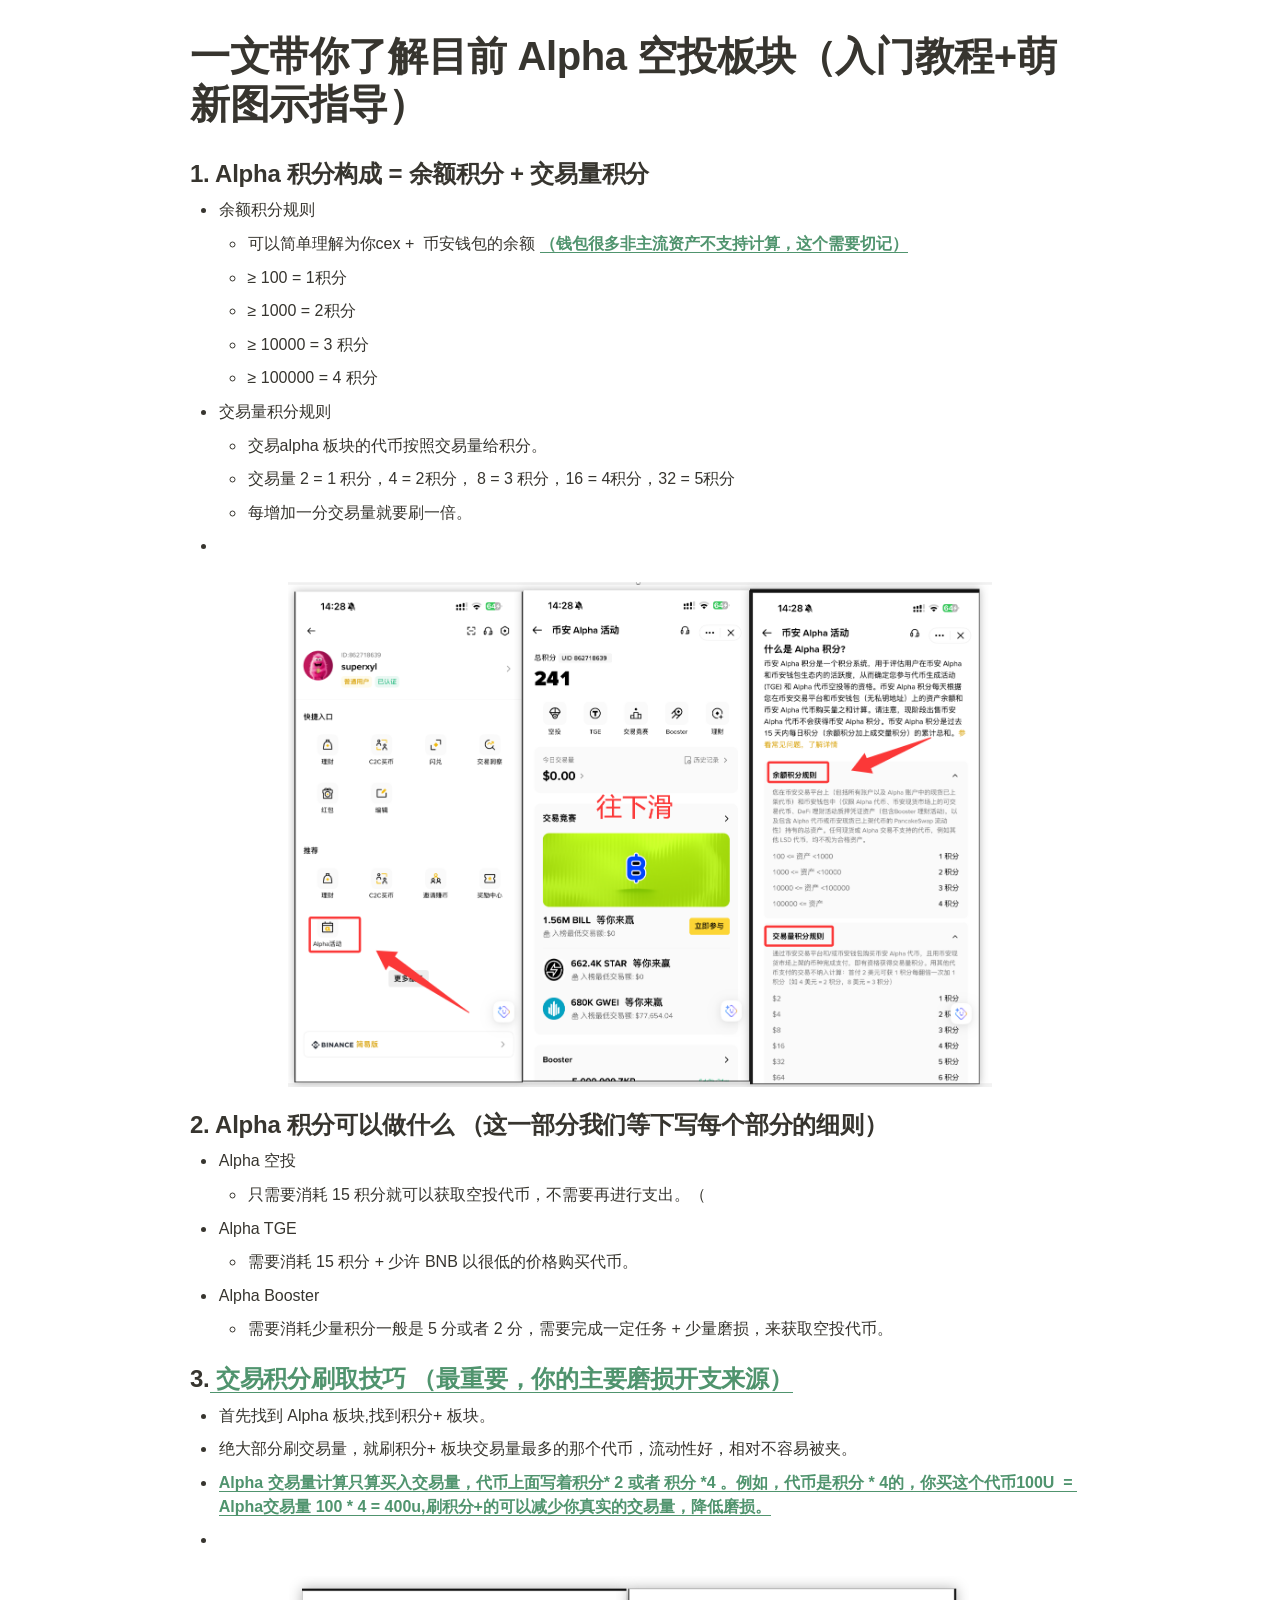
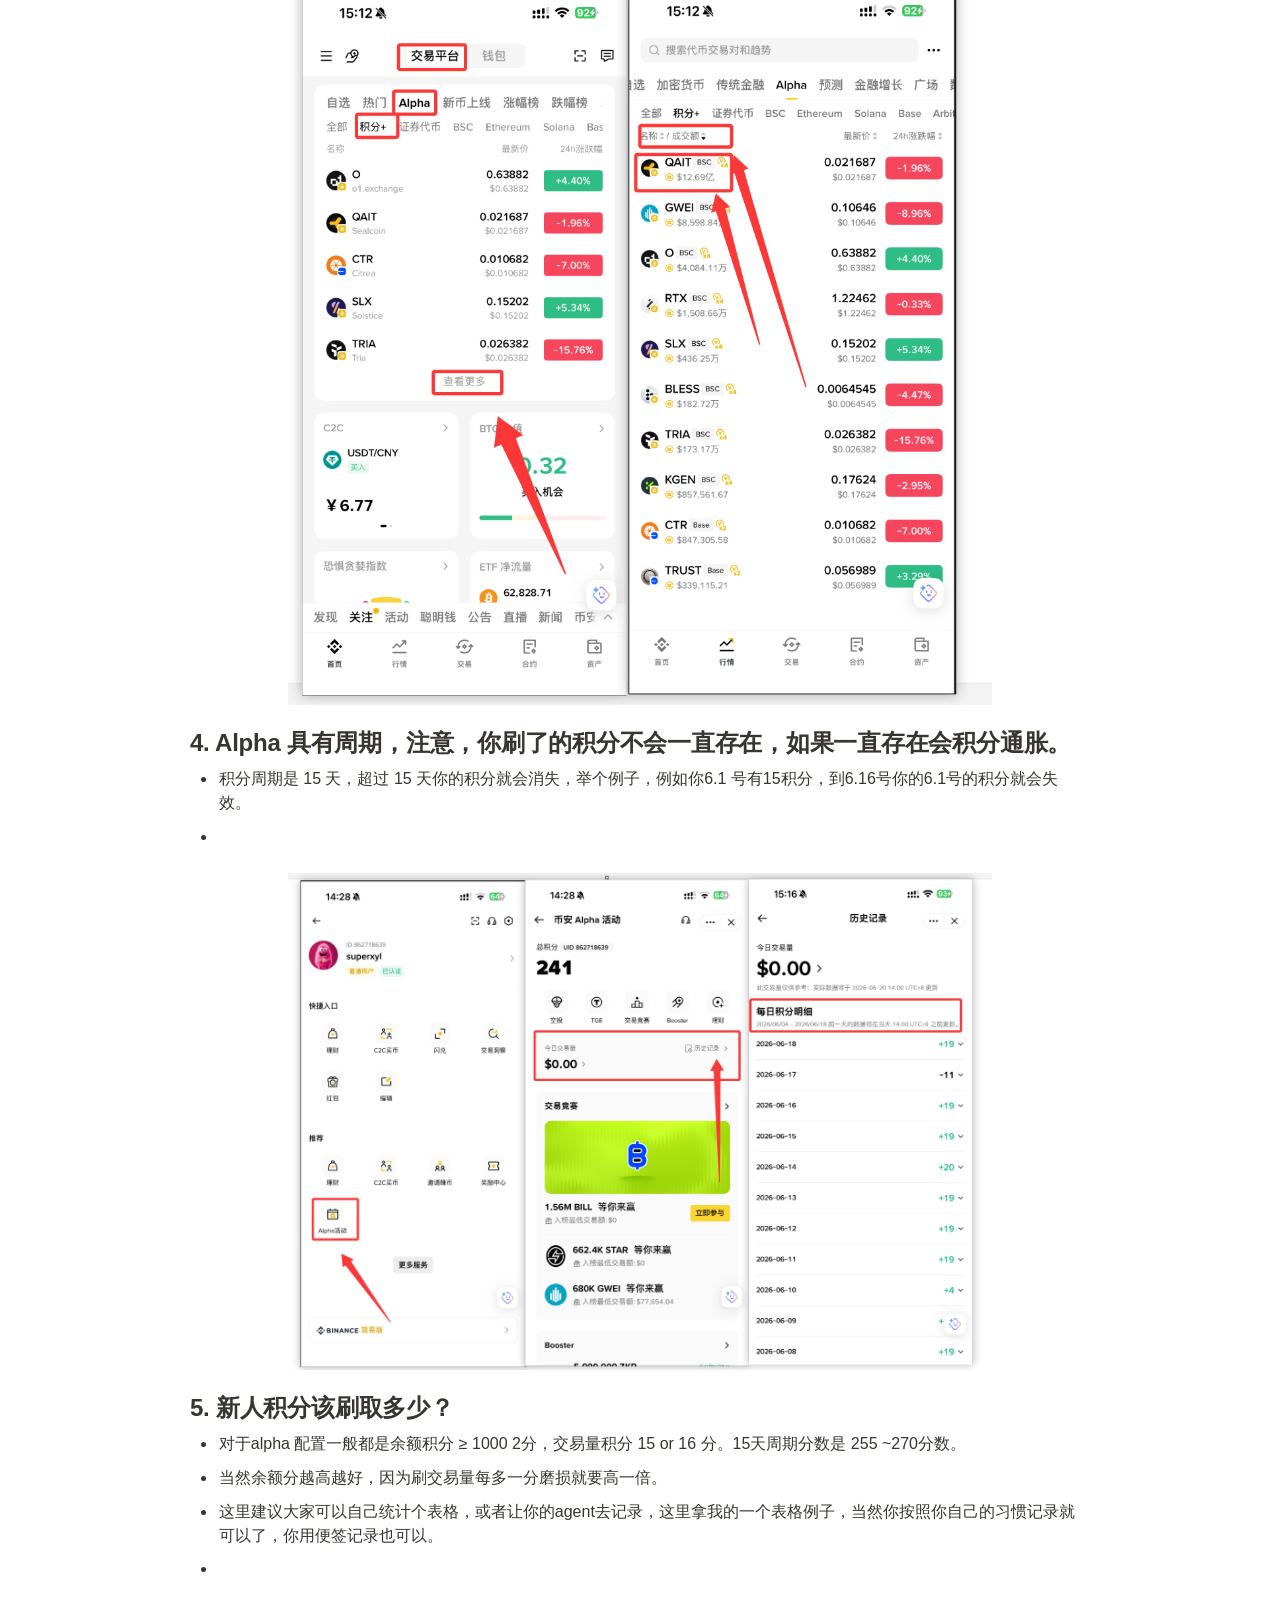
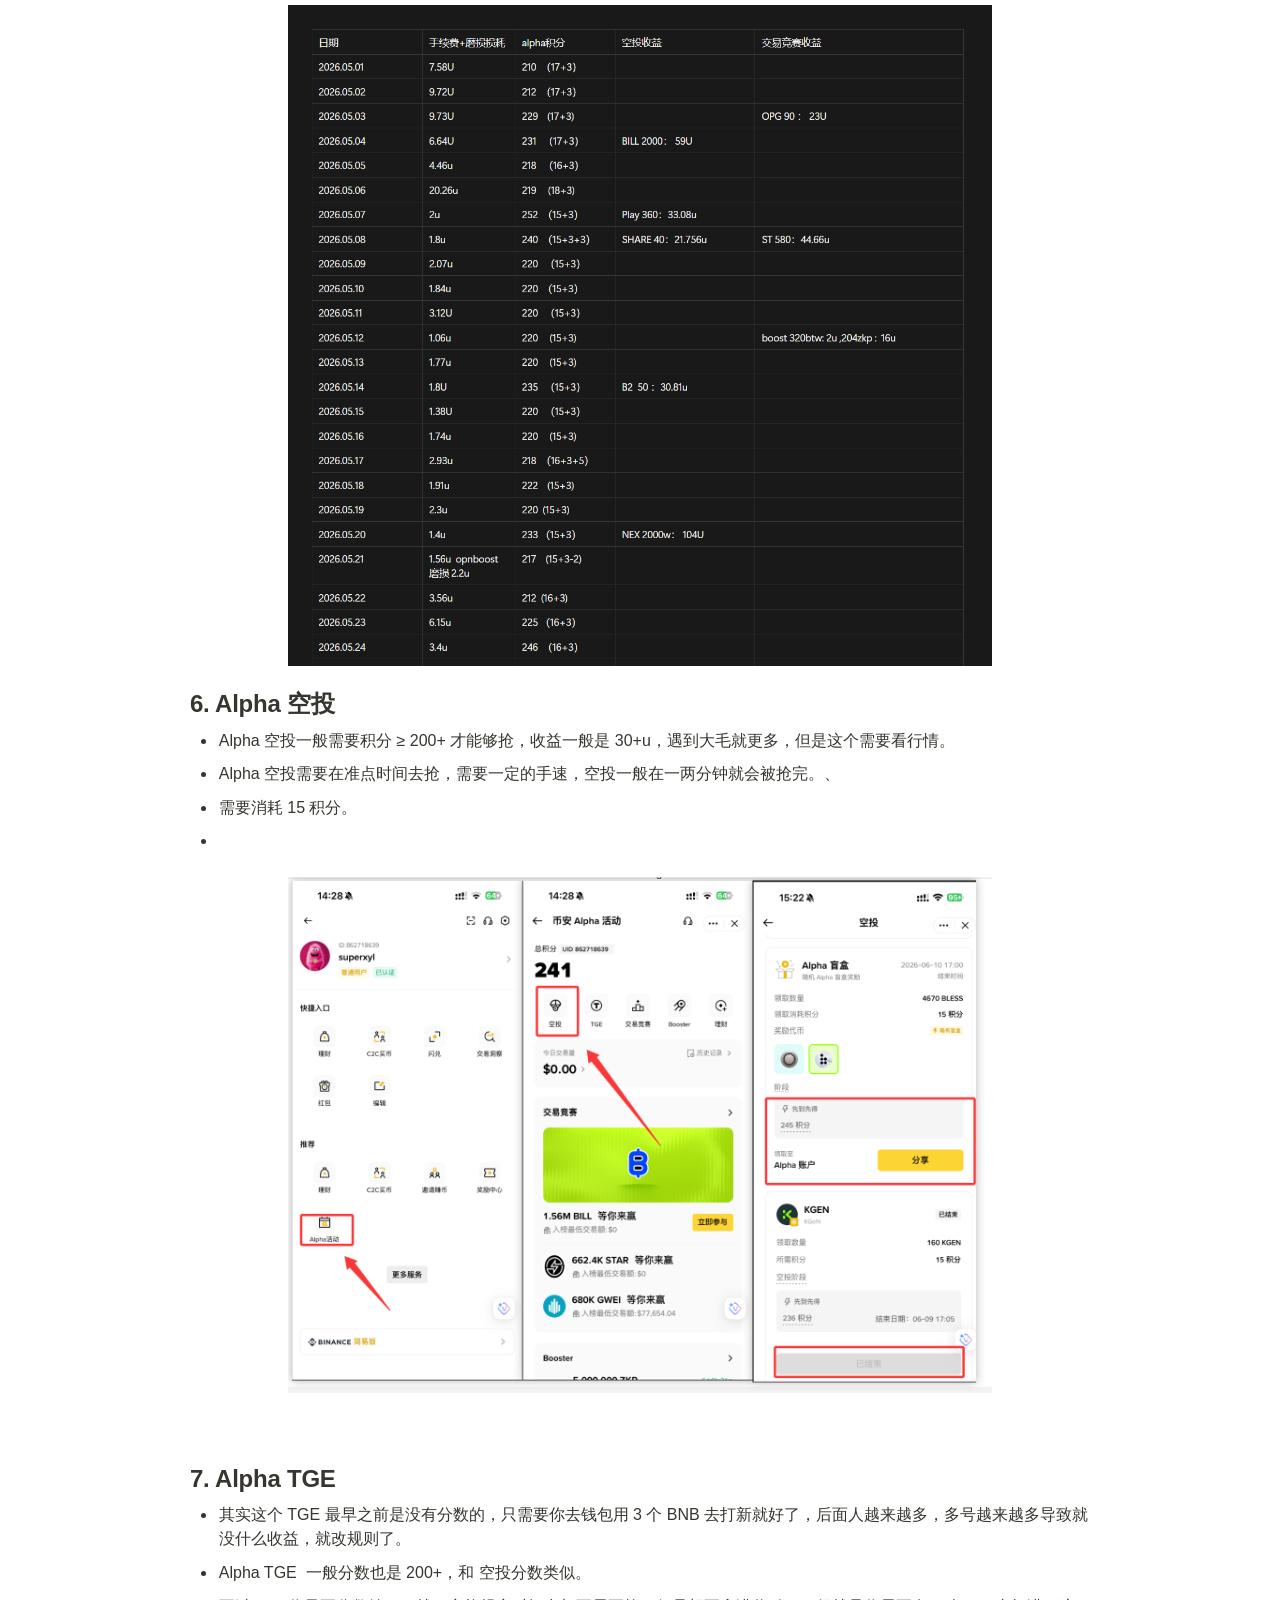
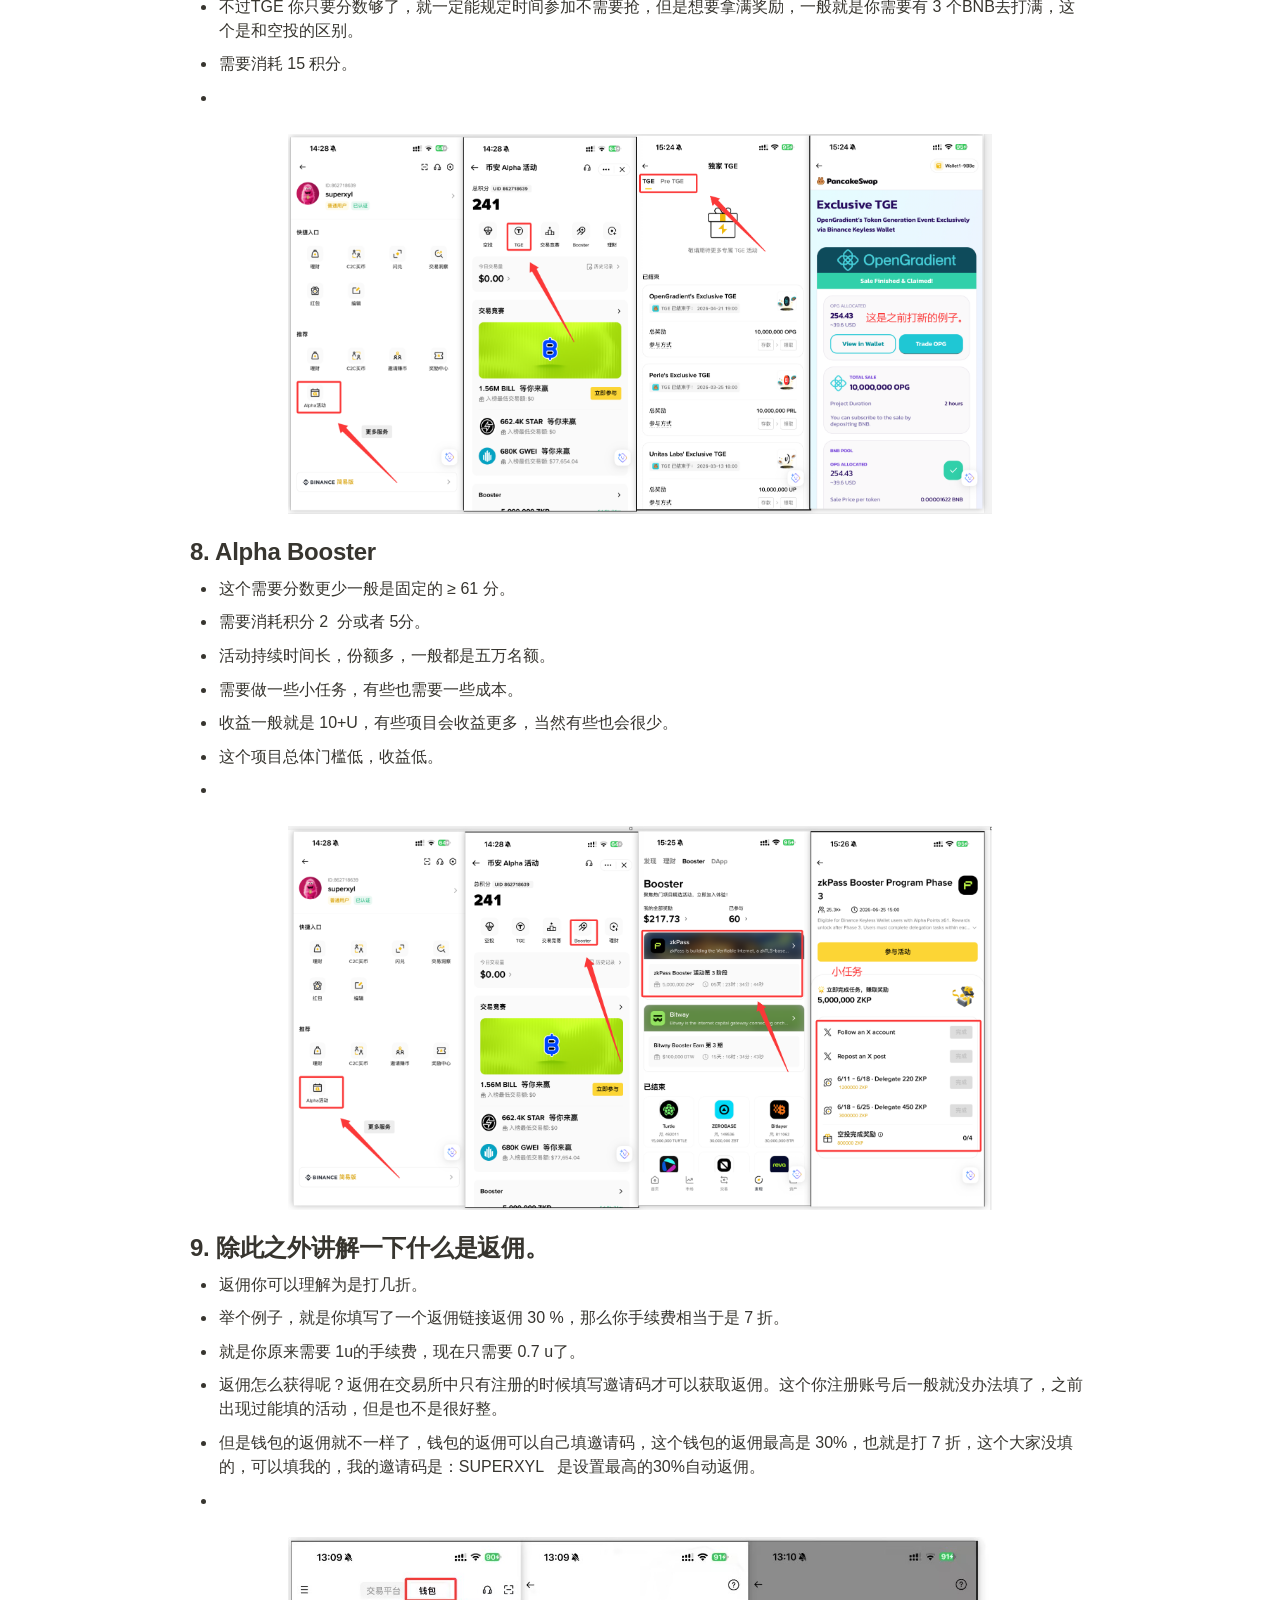
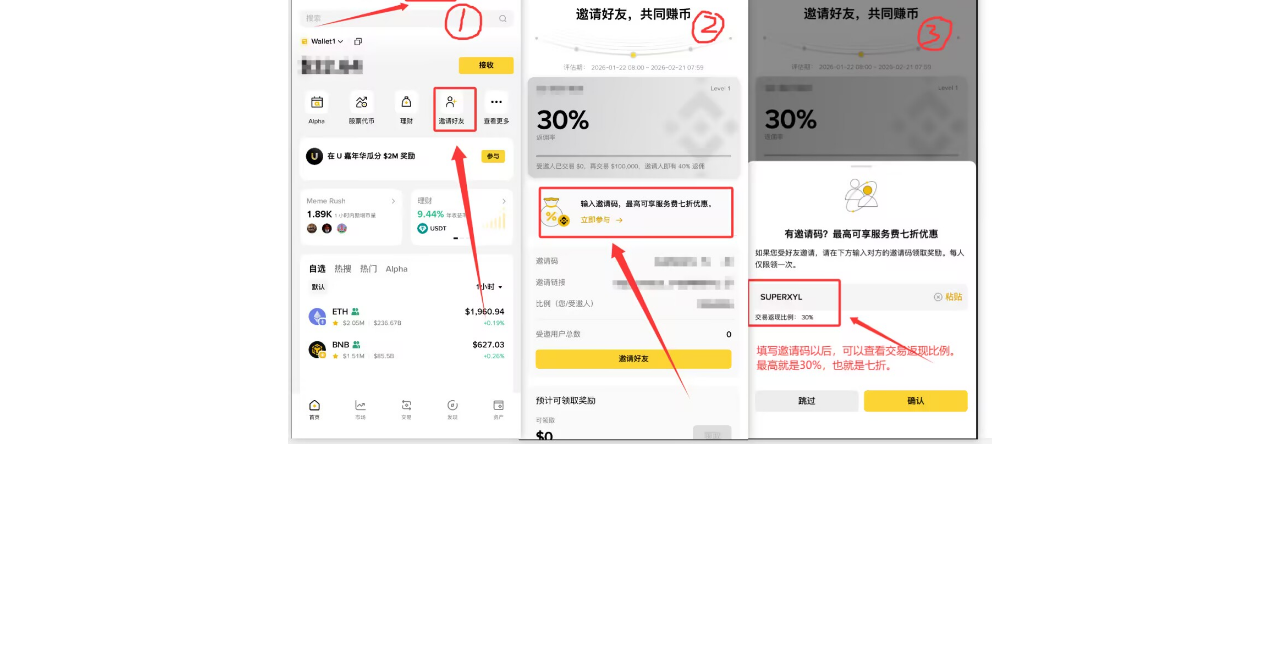
<file: assets/tutorials/alpha-notion/index.html>
﻿<html><head><meta http-equiv="Content-Type" content="text/html; charset=utf-8"/><title>一文带你了解目前 Alpha 空投板块（入门教程+萌新图示指导）</title><style>
/* cspell:disable-file */
/* webkit printing magic: print all background colors */
html {
	-webkit-print-color-adjust: exact;
}
* {
	box-sizing: border-box;
	-webkit-print-color-adjust: exact;
}

html,
body {
	margin: 0;
	padding: 0;
}
@media only screen {
	body {
		margin: 2em auto;
		max-width: 900px;
		color: rgb(55, 53, 47);
	}
}

body {
	line-height: 1.5;
	white-space: pre-wrap;
}

a,
a.visited {
	color: inherit;
	text-decoration: underline;
}

.pdf-relative-link-path {
	font-size: 80%;
	color: #444;
}

h1,
h2,
h3 {
	letter-spacing: -0.01em;
	line-height: 1.2;
	font-weight: 600;
	margin-bottom: 0;
}

/* Override strong tags inside headings to maintain consistent weight */
h1 strong,
h2 strong,
h3 strong {
	font-weight: 600;
}

.page-title {
	font-size: 2.5rem;
	font-weight: 700;
	margin-top: 0;
	margin-bottom: 0.75em;
}

h1 {
	font-size: 1.875rem;
	margin-top: 1.875rem;
}

h2 {
	font-size: 1.5rem;
	margin-top: 1.5rem;
}

h3 {
	font-size: 1.25rem;
	margin-top: 1.25rem;
}

.source {
	border: 1px solid #ddd;
	border-radius: 3px;
	padding: 1.5em;
	word-break: break-all;
}

.callout {
	border-radius: 10px;
	padding: 1rem;
}

figure {
	margin: 1.25em 0;
	page-break-inside: avoid;
}

figcaption {
	opacity: 0.5;
	font-size: 85%;
	margin-top: 0.5em;
}

mark {
	background-color: transparent;
}

.indented {
	padding-left: 1.5em;
}

hr {
	background: transparent;
	display: block;
	width: 100%;
	height: 1px;
	visibility: visible;
	border: none;
	border-bottom: 1px solid rgba(55, 53, 47, 0.09);
}

img {
	max-width: 100%;
}

@media only print {
	img {
		max-height: 100vh;
		object-fit: contain;
	}

	table.collection-content {
		width: 100%;
		table-layout: fixed;
	}

	table.collection-content th,
	table.collection-content td {
		overflow-wrap: anywhere;
	}

	table.collection-content td > .user,
	table.collection-content td > time {
		white-space: pre-wrap;
	}
}

@page {
	margin: 1in;
}

.collection-content-wrapper {
	overflow-x: auto;
}

@media only print {
	.collection-content-wrapper {
		overflow-x: visible;
	}
}

.collection-content {
	font-size: 0.875rem;
}

.collection-content td {
	white-space: pre-wrap;
	word-break: break-word;
}

.column-list {
	display: flex;
	gap: 46px;
}

.column {
	min-width: 0;
	overflow: hidden;
}

.column > *:first-child {
	margin-top: 0;
}

.table_of_contents-item {
	display: block;
	font-size: 0.875rem;
	line-height: 1.3;
	padding: 0.125rem;
}

.table_of_contents-indent-1 {
	margin-left: 1.5rem;
}

.table_of_contents-indent-2 {
	margin-left: 3rem;
}

.table_of_contents-indent-3 {
	margin-left: 4.5rem;
}

.table_of_contents-link {
	text-decoration: none;
	opacity: 0.7;
	border-bottom: 1px solid rgba(55, 53, 47, 0.18);
}

table,
th,
td {
	border: 1px solid rgba(55, 53, 47, 0.09);
}

table {
	border-collapse: collapse;
	border-left: none;
	border-right: none;
}

th,
td {
	font-weight: normal;
	padding: 0.25em 0.5em;
	line-height: 1.5;
	min-height: 1.5em;
	text-align: left;
}

th {
	color: rgba(55, 53, 47, 0.6);
}

ol,
ul {
	margin: 0;
	margin-block-start: 0.6em;
	margin-block-end: 0.6em;
}

li > ol:first-child,
li > ul:first-child {
	margin-block-start: 0.6em;
}

ul > li {
	list-style: disc;
}

ul.to-do-list {
	padding-inline-start: 0;
}

ul.to-do-list > li {
	list-style: none;
}

.to-do-children-checked {
	text-decoration: line-through;
	opacity: 0.375;
}

ul.toggle > li {
	list-style: none;
}

ul {
	padding-inline-start: 1.7em;
}

ul > li {
	padding-left: 0.1em;
}

ol {
	padding-inline-start: 1.6em;
}

ol.numbered-list.numbered-list-digits-2 {
	padding-inline-start: 2em;
}

ol.numbered-list.numbered-list-digits-3plus {
	padding-inline-start: 2.4em;
}

ol > li {
	padding-left: 0.2em;
}

.mono ol {
	padding-inline-start: 2em;
}

.mono ol > li {
	text-indent: -0.4em;
}

.toggle {
	padding-inline-start: 0em;
	list-style-type: none;
}

/* Indent toggle children */
.toggle > li > details {
	padding-left: 1.7em;
}

.toggle > li > details > summary {
	margin-left: -1.1em;
}

.selected-value {
	display: inline-block;
	padding: 0 0.5em;
	background: rgba(206, 205, 202, 0.5);
	border-radius: 3px;
	margin-right: 0.5em;
	margin-top: 0.3em;
	margin-bottom: 0.3em;
	white-space: nowrap;
}

.collection-title {
	display: inline-block;
	margin-right: 1em;
}

.page-description {
	margin-bottom: 2em;
}

.simple-table {
	margin-top: 1em;
	font-size: 0.875rem;
	empty-cells: show;
}
.simple-table td {
	height: 29px;
	min-width: 120px;
}

.simple-table th {
	height: 29px;
	min-width: 120px;
}

.simple-table-header-color {
	background: rgb(247, 246, 243);
	color: black;
}
.simple-table-header {
	font-weight: 500;
}

time {
	opacity: 0.5;
}

.icon {
	display: inline-flex;
	align-items: center;
	justify-content: center;
	max-width: 1.2em;
	max-height: 1.2em;
	text-decoration: none;
	vertical-align: text-bottom;
	margin-right: 0.5em;
}

img.icon {
	border-radius: 3px;
}

.callout img.notion-static-icon {
	width: 1em;
	height: 1em;
}

.callout p {
	margin: 0;
}

.callout h1,
.callout h2,
.callout h3 {
	margin: 0 0 0.6rem;
}

.user-icon {
	width: 1.5em;
	height: 1.5em;
	border-radius: 100%;
	margin-right: 0.5rem;
}

.user-icon-inner {
	font-size: 0.8em;
}

.text-icon {
	border: 1px solid #000;
	text-align: center;
}

.page-cover-image {
	display: block;
	object-fit: cover;
	width: 100%;
	max-height: 30vh;
}

.page-header-icon {
	font-size: 3rem;
	margin-bottom: 1rem;
}

.page-header-icon-with-cover {
	margin-top: -0.72em;
	margin-left: 0.07em;
}

.page-header-icon img {
	border-radius: 3px;
}

.link-to-page {
	margin: 1em 0;
	padding: 0;
	border: none;
	font-weight: 500;
}

p > .user {
	opacity: 0.5;
}

td > .user,
td > time {
	white-space: nowrap;
}

input[type="checkbox"] {
	transform: scale(1.5);
	margin-right: 0.6em;
	vertical-align: middle;
}

p {
	margin-top: 0.5em;
	margin-bottom: 0.5em;
}

.image {
	border: none;
	margin: 1.5em 0;
	padding: 0;
	border-radius: 0;
	text-align: center;
}

.code,
code {
	background: rgba(135, 131, 120, 0.15);
	border-radius: 3px;
	padding: 0.2em 0.4em;
	border-radius: 3px;
	font-size: 85%;
	tab-size: 2;
}

code {
	color: #eb5757;
}

.code {
	padding: 1.5em 1em;
}

.code-wrap {
	white-space: pre-wrap;
	word-break: break-all;
}

.code > code {
	background: none;
	padding: 0;
	font-size: 100%;
	color: inherit;
}

blockquote {
	font-size: 1em;
	margin: 1em 0;
	padding-left: 1em;
	border-left: 3px solid rgb(55, 53, 47);
}

blockquote.quote-large {
	font-size: 1.25em;
}

.bookmark {
	text-decoration: none;
	max-height: 8em;
	padding: 0;
	display: flex;
	width: 100%;
	align-items: stretch;
}

.bookmark-title {
	font-size: 0.85em;
	overflow: hidden;
	text-overflow: ellipsis;
	height: 1.75em;
	white-space: nowrap;
}

.bookmark-text {
	display: flex;
	flex-direction: column;
}

.bookmark-info {
	flex: 4 1 180px;
	padding: 12px 14px 14px;
	display: flex;
	flex-direction: column;
	justify-content: space-between;
}

.bookmark-image {
	width: 33%;
	flex: 1 1 180px;
	display: block;
	position: relative;
	object-fit: cover;
	border-radius: 1px;
}

.bookmark-description {
	color: rgba(55, 53, 47, 0.6);
	font-size: 0.75em;
	overflow: hidden;
	max-height: 4.5em;
	word-break: break-word;
}

.bookmark-href {
	font-size: 0.75em;
	margin-top: 0.25em;
}

.sans { font-family: ui-sans-serif, -apple-system, BlinkMacSystemFont, "Segoe UI Variable Display", "Segoe UI", Helvetica, "Apple Color Emoji", "Noto Sans Arabic", "Noto Sans Hebrew", Arial, sans-serif, "Segoe UI Emoji", "Segoe UI Symbol"; }
.code { font-family: "SFMono-Regular", Menlo, Consolas, "PT Mono", "Liberation Mono", Courier, monospace; }
.serif { font-family: Lyon-Text, Georgia, ui-serif, serif; }
.mono { font-family: iawriter-mono, Nitti, Menlo, Courier, monospace; }
.pdf .sans { font-family: Inter, ui-sans-serif, -apple-system, BlinkMacSystemFont, "Segoe UI Variable Display", "Segoe UI", Helvetica, "Apple Color Emoji", "Noto Sans Arabic", "Noto Sans Hebrew", Arial, sans-serif, "Segoe UI Emoji", "Segoe UI Symbol", 'Twemoji', 'Noto Color Emoji', 'Noto Sans CJK JP'; }
.pdf:lang(zh-CN) .sans { font-family: Inter, ui-sans-serif, -apple-system, BlinkMacSystemFont, "Segoe UI Variable Display", "Segoe UI", Helvetica, "Apple Color Emoji", "Noto Sans Arabic", "Noto Sans Hebrew", Arial, sans-serif, "Segoe UI Emoji", "Segoe UI Symbol", 'Twemoji', 'Noto Color Emoji', 'Noto Sans CJK SC'; }
.pdf:lang(zh-TW) .sans { font-family: Inter, ui-sans-serif, -apple-system, BlinkMacSystemFont, "Segoe UI Variable Display", "Segoe UI", Helvetica, "Apple Color Emoji", "Noto Sans Arabic", "Noto Sans Hebrew", Arial, sans-serif, "Segoe UI Emoji", "Segoe UI Symbol", 'Twemoji', 'Noto Color Emoji', 'Noto Sans CJK TC'; }
.pdf:lang(ko-KR) .sans { font-family: Inter, ui-sans-serif, -apple-system, BlinkMacSystemFont, "Segoe UI Variable Display", "Segoe UI", Helvetica, "Apple Color Emoji", "Noto Sans Arabic", "Noto Sans Hebrew", Arial, sans-serif, "Segoe UI Emoji", "Segoe UI Symbol", 'Twemoji', 'Noto Color Emoji', 'Noto Sans CJK KR'; }
.pdf .code { font-family: Source Code Pro, "SFMono-Regular", Menlo, Consolas, "PT Mono", "Liberation Mono", Courier, monospace, 'Twemoji', 'Noto Color Emoji', 'Noto Sans Mono CJK JP'; }
.pdf:lang(zh-CN) .code { font-family: Source Code Pro, "SFMono-Regular", Menlo, Consolas, "PT Mono", "Liberation Mono", Courier, monospace, 'Twemoji', 'Noto Color Emoji', 'Noto Sans Mono CJK SC'; }
.pdf:lang(zh-TW) .code { font-family: Source Code Pro, "SFMono-Regular", Menlo, Consolas, "PT Mono", "Liberation Mono", Courier, monospace, 'Twemoji', 'Noto Color Emoji', 'Noto Sans Mono CJK TC'; }
.pdf:lang(ko-KR) .code { font-family: Source Code Pro, "SFMono-Regular", Menlo, Consolas, "PT Mono", "Liberation Mono", Courier, monospace, 'Twemoji', 'Noto Color Emoji', 'Noto Sans Mono CJK KR'; }
.pdf .serif { font-family: PT Serif, Lyon-Text, Georgia, ui-serif, serif, 'Twemoji', 'Noto Color Emoji', 'Noto Serif CJK JP'; }
.pdf:lang(zh-CN) .serif { font-family: PT Serif, Lyon-Text, Georgia, ui-serif, serif, 'Twemoji', 'Noto Color Emoji', 'Noto Serif CJK SC'; }
.pdf:lang(zh-TW) .serif { font-family: PT Serif, Lyon-Text, Georgia, ui-serif, serif, 'Twemoji', 'Noto Color Emoji', 'Noto Serif CJK TC'; }
.pdf:lang(ko-KR) .serif { font-family: PT Serif, Lyon-Text, Georgia, ui-serif, serif, 'Twemoji', 'Noto Color Emoji', 'Noto Serif CJK KR'; }
.pdf .mono { font-family: PT Mono, iawriter-mono, Nitti, Menlo, Courier, monospace, 'Twemoji', 'Noto Color Emoji', 'Noto Sans Mono CJK JP'; }
.pdf:lang(zh-CN) .mono { font-family: PT Mono, iawriter-mono, Nitti, Menlo, Courier, monospace, 'Twemoji', 'Noto Color Emoji', 'Noto Sans Mono CJK SC'; }
.pdf:lang(zh-TW) .mono { font-family: PT Mono, iawriter-mono, Nitti, Menlo, Courier, monospace, 'Twemoji', 'Noto Color Emoji', 'Noto Sans Mono CJK TC'; }
.pdf:lang(ko-KR) .mono { font-family: PT Mono, iawriter-mono, Nitti, Menlo, Courier, monospace, 'Twemoji', 'Noto Color Emoji', 'Noto Sans Mono CJK KR'; }
.highlight-default {
	color: rgba(44, 44, 43, 1);
}
.highlight-gray {
	color: rgba(125, 122, 117, 1);
	fill: rgba(125, 122, 117, 1);
}
.highlight-brown {
	color: rgba(159, 118, 90, 1);
	fill: rgba(159, 118, 90, 1);
}
.highlight-orange {
	color: rgba(210, 123, 45, 1);
	fill: rgba(210, 123, 45, 1);
}
.highlight-yellow {
	color: rgba(203, 148, 52, 1);
	fill: rgba(203, 148, 52, 1);
}
.highlight-teal {
	color: rgba(80, 148, 110, 1);
	fill: rgba(80, 148, 110, 1);
}
.highlight-blue {
	color: rgba(56, 125, 201, 1);
	fill: rgba(56, 125, 201, 1);
}
.highlight-purple {
	color: rgba(154, 107, 180, 1);
	fill: rgba(154, 107, 180, 1);
}
.highlight-pink {
	color: rgba(193, 76, 138, 1);
	fill: rgba(193, 76, 138, 1);
}
.highlight-red {
	color: rgba(207, 81, 72, 1);
	fill: rgba(207, 81, 72, 1);
}
.highlight-default_background {
	color: rgba(44, 44, 43, 1);
}
.highlight-gray_background {
	background: rgba(42, 28, 0, 0.07);
}
.highlight-brown_background {
	background: rgba(139, 46, 0, 0.086);
}
.highlight-orange_background {
	background: rgba(224, 101, 1, 0.129);
}
.highlight-yellow_background {
	background: rgba(211, 168, 0, 0.137);
}
.highlight-teal_background {
	background: rgba(0, 100, 45, 0.09);
}
.highlight-blue_background {
	background: rgba(0, 124, 215, 0.094);
}
.highlight-purple_background {
	background: rgba(102, 0, 178, 0.078);
}
.highlight-pink_background {
	background: rgba(197, 0, 93, 0.086);
}
.highlight-red_background {
	background: rgba(223, 22, 0, 0.094);
}
.block-color-default {
	color: inherit;
	fill: inherit;
}
.block-color-gray {
	color: rgba(125, 122, 117, 1);
	fill: rgba(125, 122, 117, 1);
}
.block-color-brown {
	color: rgba(159, 118, 90, 1);
	fill: rgba(159, 118, 90, 1);
}
.block-color-orange {
	color: rgba(210, 123, 45, 1);
	fill: rgba(210, 123, 45, 1);
}
.block-color-yellow {
	color: rgba(203, 148, 52, 1);
	fill: rgba(203, 148, 52, 1);
}
.block-color-teal {
	color: rgba(80, 148, 110, 1);
	fill: rgba(80, 148, 110, 1);
}
.block-color-blue {
	color: rgba(56, 125, 201, 1);
	fill: rgba(56, 125, 201, 1);
}
.block-color-purple {
	color: rgba(154, 107, 180, 1);
	fill: rgba(154, 107, 180, 1);
}
.block-color-pink {
	color: rgba(193, 76, 138, 1);
	fill: rgba(193, 76, 138, 1);
}
.block-color-red {
	color: rgba(207, 81, 72, 1);
	fill: rgba(207, 81, 72, 1);
}
.block-color-default_background {
	color: inherit;
	fill: inherit;
}
.block-color-gray_background {
	background: rgba(240, 239, 237, 1);
}
.block-color-brown_background {
	background: rgba(245, 237, 233, 1);
}
.block-color-orange_background {
	background: rgba(251, 235, 222, 1);
}
.block-color-yellow_background {
	background: rgba(249, 243, 220, 1);
}
.block-color-teal_background {
	background: rgba(232, 241, 236, 1);
}
.block-color-blue_background {
	background: rgba(229, 242, 252, 1);
}
.block-color-purple_background {
	background: rgba(243, 235, 249, 1);
}
.block-color-pink_background {
	background: rgba(250, 233, 241, 1);
}
.block-color-red_background {
	background: rgba(252, 233, 231, 1);
}
.select-value-color-default { background-color: rgba(42, 28, 0, 0.07); }
.select-value-color-gray { background-color: rgba(28, 19, 1, 0.11); }
.select-value-color-brown { background-color: rgba(127, 51, 0, 0.156); }
.select-value-color-orange { background-color: rgba(196, 88, 0, 0.203); }
.select-value-color-yellow { background-color: rgba(209, 156, 0, 0.282); }
.select-value-color-green { background-color: rgba(0, 96, 38, 0.156); }
.select-value-color-blue { background-color: rgba(0, 118, 217, 0.203); }
.select-value-color-purple { background-color: rgba(92, 0, 163, 0.141); }
.select-value-color-pink { background-color: rgba(183, 0, 78, 0.152); }
.select-value-color-red { background-color: rgba(206, 24, 0, 0.164); }

.checkbox {
	display: inline-flex;
	vertical-align: text-bottom;
	width: 16;
	height: 16;
	background-size: 16px;
	margin-left: 2px;
	margin-right: 5px;
}

.checkbox-on {
	background-image: url("data:image/svg+xml;charset=UTF-8,%3Csvg%20width%3D%2216%22%20height%3D%2216%22%20viewBox%3D%220%200%2016%2016%22%20fill%3D%22none%22%20xmlns%3D%22http%3A%2F%2Fwww.w3.org%2F2000%2Fsvg%22%3E%0A%3Crect%20width%3D%2216%22%20height%3D%2216%22%20fill%3D%22%2358A9D7%22%2F%3E%0A%3Cpath%20d%3D%22M6.71429%2012.2852L14%204.9995L12.7143%203.71436L6.71429%209.71378L3.28571%206.2831L2%207.57092L6.71429%2012.2852Z%22%20fill%3D%22white%22%2F%3E%0A%3C%2Fsvg%3E");
}

.checkbox-off {
	background-image: url("data:image/svg+xml;charset=UTF-8,%3Csvg%20width%3D%2216%22%20height%3D%2216%22%20viewBox%3D%220%200%2016%2016%22%20fill%3D%22none%22%20xmlns%3D%22http%3A%2F%2Fwww.w3.org%2F2000%2Fsvg%22%3E%0A%3Crect%20x%3D%220.75%22%20y%3D%220.75%22%20width%3D%2214.5%22%20height%3D%2214.5%22%20fill%3D%22white%22%20stroke%3D%22%2336352F%22%20stroke-width%3D%221.5%22%2F%3E%0A%3C%2Fsvg%3E");
}



.tutorial-lightbox {
	position: fixed;
	inset: 0;
	z-index: 9999;
	display: none;
	align-items: center;
	justify-content: center;
	padding: 28px;
	background: rgba(15, 15, 15, 0.82);
	backdrop-filter: blur(2px);
}
.tutorial-lightbox.is-open {
	display: flex;
}
.tutorial-lightbox img {
	display: block;
	max-width: min(96vw, 1280px);
	max-height: 90vh;
	width: auto;
	height: auto;
	object-fit: contain;
	border-radius: 4px;
	box-shadow: 0 18px 70px rgba(0, 0, 0, 0.45);
	background: white;
}
.tutorial-lightbox-close {
	position: fixed;
	top: 18px;
	right: 20px;
	width: 40px;
	height: 40px;
	border: 0;
	border-radius: 999px;
	color: white;
	background: rgba(0, 0, 0, 0.58);
	font-size: 28px;
	line-height: 38px;
	cursor: pointer;
}
.tutorial-lightbox-close:hover {
	background: rgba(0, 0, 0, 0.76);
}
figure.image a,
figure a:has(img) {
	cursor: zoom-in;
}
body.tutorial-lightbox-lock {
	overflow: hidden;
}

</style></head><body><article id="3847eb8c-e132-800d-9463-ddf21a50b45d" class="page sans"><header><h1 class="page-title" dir="auto">一文带你了解目前 Alpha 空投板块（入门教程+萌新图示指导）</h1><p class="page-description" dir="auto"></p></header><div class="page-body"><div style="display:contents" dir="auto"><h2 id="3847eb8c-e132-80e0-8a97-e5e31a679a03" class="">1. Alpha 积分构成 = 余额积分 + 交易量积分</h2></div><div style="display:contents" dir="auto"><ul id="3847eb8c-e132-8072-8ea9-e61024bc5255" class="bulleted-list"><li style="list-style-type:disc">余额积分规则<div style="display:contents" dir="auto"><ul id="3847eb8c-e132-80a6-a7ec-c802c606e088" class="bulleted-list"><li style="list-style-type:circle">可以简单理解为你cex +  币安钱包的余额 <mark class="highlight-teal"><strong><span style="border-bottom:0.05em solid">（钱包很多非主流资产不支持计算，这个需要切记）</span></strong></mark></li></ul></div><div style="display:contents" dir="auto"><ul id="3847eb8c-e132-80bd-b6e8-c25e17a3fdfe" class="bulleted-list"><li style="list-style-type:circle">≥ 100 = 1积分</li></ul></div><div style="display:contents" dir="auto"><ul id="3847eb8c-e132-8098-a21e-caf70ab46f22" class="bulleted-list"><li style="list-style-type:circle">≥ 1000 = 2积分</li></ul></div><div style="display:contents" dir="auto"><ul id="3847eb8c-e132-8030-85fe-c70f91c2daff" class="bulleted-list"><li style="list-style-type:circle">≥ 10000 = 3 积分</li></ul></div><div style="display:contents" dir="auto"><ul id="3847eb8c-e132-8006-97df-ced934ede4f1" class="bulleted-list"><li style="list-style-type:circle">≥ 100000 = 4 积分 </li></ul></div></li></ul></div><div style="display:contents" dir="auto"><ul id="3847eb8c-e132-80a9-bbb9-ef3836c485fb" class="bulleted-list"><li style="list-style-type:disc">交易量积分规则<div style="display:contents" dir="auto"><ul id="3847eb8c-e132-8006-af65-fdecef931852" class="bulleted-list"><li style="list-style-type:circle">交易alpha 板块的代币按照交易量给积分。</li></ul></div><div style="display:contents" dir="auto"><ul id="3847eb8c-e132-8089-9e0c-fda98c993a7c" class="bulleted-list"><li style="list-style-type:circle">交易量 2 = 1 积分，4 = 2积分， 8 = 3 积分，16 = 4积分，32 = 5积分</li></ul></div><div style="display:contents" dir="auto"><ul id="3847eb8c-e132-8065-9c22-c973fedbf82f" class="bulleted-list"><li style="list-style-type:circle">每增加一分交易量就要刷一倍。  </li></ul></div></li></ul></div><div style="display:contents" dir="auto"><ul id="3847eb8c-e132-80e5-9ed4-c2829a090872" class="bulleted-list"><li style="list-style-type:disc"></li></ul></div><div style="display:contents" dir="ltr"><figure id="3847eb8c-e132-807d-bcb5-fc4627f9f1b8" class="image"><a href="image.png"><img style="width:703.9874877929688px" src="image.png"/></a></figure></div><div style="display:contents" dir="auto"><h2 id="3847eb8c-e132-806d-89c8-df780613e0ce" class="">2. Alpha 积分可以做什么 （这一部分我们等下写每个部分的细则）</h2></div><div style="display:contents" dir="auto"><ul id="3847eb8c-e132-8071-9229-efd34a201cc2" class="bulleted-list"><li style="list-style-type:disc">Alpha 空投  <div style="display:contents" dir="auto"><ul id="3847eb8c-e132-8013-b0ad-e095e3db9263" class="bulleted-list"><li style="list-style-type:circle">只需要消耗 15 积分就可以获取空投代币，不需要再进行支出。（</li></ul></div></li></ul></div><div style="display:contents" dir="auto"><ul id="3847eb8c-e132-803b-a34b-d476f4745141" class="bulleted-list"><li style="list-style-type:disc">Alpha TGE<div style="display:contents" dir="auto"><ul id="3847eb8c-e132-80eb-9e25-e14b21af1e96" class="bulleted-list"><li style="list-style-type:circle">需要消耗 15 积分 + 少许 BNB 以很低的价格购买代币。</li></ul></div></li></ul></div><div style="display:contents" dir="auto"><ul id="3847eb8c-e132-8077-8340-dd9374e5c7b2" class="bulleted-list"><li style="list-style-type:disc">Alpha Booster<div style="display:contents" dir="auto"><ul id="3847eb8c-e132-801a-a009-c1a4e0ca714e" class="bulleted-list"><li style="list-style-type:circle">需要消耗少量积分一般是 5 分或者 2 分，需要完成一定任务 + 少量磨损，来获取空投代币。</li></ul></div></li></ul></div><div style="display:contents" dir="auto"><h2 id="3847eb8c-e132-8060-bedf-d38e1ebf51bd" class="">3.<mark class="highlight-teal"><strong><span style="border-bottom:0.05em solid"> 交易积分刷取技巧 （最重要，你的主要磨损开支来源）</span></strong></mark></h2></div><div style="display:contents" dir="auto"><ul id="3847eb8c-e132-80f1-b228-e484fea980c9" class="bulleted-list"><li style="list-style-type:disc">首先找到 Alpha 板块,找到积分+ 板块。</li></ul></div><div style="display:contents" dir="auto"><ul id="3847eb8c-e132-80b6-a8dc-cc18fa91ea94" class="bulleted-list"><li style="list-style-type:disc">绝大部分刷交易量，就刷积分+ 板块交易量最多的那个代币，流动性好，相对不容易被夹。</li></ul></div><div style="display:contents" dir="auto"><ul id="3847eb8c-e132-8020-b519-d1324b3f3d5c" class="bulleted-list"><li style="list-style-type:disc"><mark class="highlight-teal"><strong><span style="border-bottom:0.05em solid">Alpha 交易量计算只算买入交易量，代币上面写着积分* 2 或者 积分 *4 。例如，代币是积分 * 4的，你买这个代币100U  = Alpha交易量 100 * 4 = 400u,刷积分+的可以减少你真实的交易量，降低磨损。</span></strong></mark></li></ul></div><div style="display:contents" dir="auto"><ul id="3847eb8c-e132-80c9-bd13-ce036d5076a0" class="bulleted-list"><li style="list-style-type:disc"></li></ul></div><div style="display:contents" dir="ltr"><figure id="3847eb8c-e132-8026-bc86-f0108491f2dd" class="image"><a href="image%201.png"><img style="width:703.9874877929688px" src="image%201.png"/></a></figure></div><div style="display:contents" dir="auto"><h2 id="3847eb8c-e132-80e6-9d33-d78d89057d2b" class="">4. Alpha 具有周期，注意，你刷了的积分不会一直存在，如果一直存在会积分通胀。</h2></div><div style="display:contents" dir="auto"><ul id="3847eb8c-e132-8058-907e-f700ba48505c" class="bulleted-list"><li style="list-style-type:disc">积分周期是 15 天，超过 15 天你的积分就会消失，举个例子，例如你6.1 号有15积分，到6.16号你的6.1号的积分就会失效。</li></ul></div><div style="display:contents" dir="auto"><ul id="3847eb8c-e132-8001-9201-e8c686ffbe99" class="bulleted-list"><li style="list-style-type:disc"></li></ul></div><div style="display:contents" dir="ltr"><figure id="3847eb8c-e132-8099-a160-d8d4f5552f50" class="image"><a href="image%202.png"><img style="width:703.9874877929688px" src="image%202.png"/></a></figure></div><div style="display:contents" dir="auto"><h2 id="3847eb8c-e132-8033-8dca-d00b17e24529" class="">5. 新人积分该刷取多少？</h2></div><div style="display:contents" dir="auto"><ul id="3847eb8c-e132-80ac-92dd-e0339e31fcae" class="bulleted-list"><li style="list-style-type:disc">对于alpha 配置一般都是余额积分 ≥ 1000 2分，交易量积分 15 or 16 分。15天周期分数是 255 ~270分数。</li></ul></div><div style="display:contents" dir="auto"><ul id="3847eb8c-e132-806c-91de-ecd14edcd887" class="bulleted-list"><li style="list-style-type:disc">当然余额分越高越好，因为刷交易量每多一分磨损就要高一倍。</li></ul></div><div style="display:contents" dir="auto"><ul id="3847eb8c-e132-808d-a308-e1aa75309324" class="bulleted-list"><li style="list-style-type:disc">这里建议大家可以自己统计个表格，或者让你的agent去记录，这里拿我的一个表格例子，当然你按照你自己的习惯记录就可以了，你用便签记录也可以。</li></ul></div><div style="display:contents" dir="auto"><ul id="3847eb8c-e132-8005-8b08-f7f773c53b49" class="bulleted-list"><li style="list-style-type:disc"></li></ul></div><div style="display:contents" dir="ltr"><figure id="3847eb8c-e132-80dc-b9eb-ca29777823b2" class="image"><a href="image%203.png"><img style="width:703.9750366210938px" src="image%203.png"/></a></figure></div><div style="display:contents" dir="auto"><h2 id="3847eb8c-e132-80a4-b1d0-e2e8523e0d99" class="">6. Alpha 空投</h2></div><div style="display:contents" dir="auto"><ul id="3847eb8c-e132-8018-a25a-dbd0287504a6" class="bulleted-list"><li style="list-style-type:disc">Alpha 空投一般需要积分 ≥ 200+ 才能够抢，收益一般是 30+u，遇到大毛就更多，但是这个需要看行情。</li></ul></div><div style="display:contents" dir="auto"><ul id="3847eb8c-e132-8061-bfed-dfe932a393b8" class="bulleted-list"><li style="list-style-type:disc">Alpha 空投需要在准点时间去抢，需要一定的手速，空投一般在一两分钟就会被抢完。、</li></ul></div><div style="display:contents" dir="auto"><ul id="3847eb8c-e132-80e4-a747-e8e4a03f36cd" class="bulleted-list"><li style="list-style-type:disc">需要消耗 15 积分。</li></ul></div><div style="display:contents" dir="auto"><ul id="3847eb8c-e132-808a-957f-eb1473728201" class="bulleted-list"><li style="list-style-type:disc"></li></ul></div><div style="display:contents" dir="ltr"><figure id="3847eb8c-e132-80a9-a8f9-f6f869c47918" class="image"><a href="image%204.png"><img style="width:703.9874877929688px" src="image%204.png"/></a></figure></div><div style="display:contents" dir="auto"><p id="3847eb8c-e132-80d6-964d-cc1ee183652b" class="">
</p></div><div style="display:contents" dir="auto"><h2 id="3847eb8c-e132-8092-9794-e52a0481c200" class="">7. Alpha TGE</h2></div><div style="display:contents" dir="auto"><ul id="3847eb8c-e132-804c-9e1e-cabc98cb5eae" class="bulleted-list"><li style="list-style-type:disc">其实这个 TGE 最早之前是没有分数的，只需要你去钱包用 3 个 BNB 去打新就好了，后面人越来越多，多号越来越多导致就没什么收益，就改规则了。</li></ul></div><div style="display:contents" dir="auto"><ul id="3847eb8c-e132-802b-82a5-c4aa70251294" class="bulleted-list"><li style="list-style-type:disc">Alpha TGE  一般分数也是 200+，和 空投分数类似。</li></ul></div><div style="display:contents" dir="auto"><ul id="3847eb8c-e132-80b8-a653-f4462f2843a0" class="bulleted-list"><li style="list-style-type:disc">不过TGE 你只要分数够了，就一定能规定时间参加不需要抢，但是想要拿满奖励，一般就是你需要有 3 个BNB去打满，这个是和空投的区别。</li></ul></div><div style="display:contents" dir="auto"><ul id="3847eb8c-e132-804d-8a3a-e9ba2945d8f2" class="bulleted-list"><li style="list-style-type:disc">需要消耗 15 积分。</li></ul></div><div style="display:contents" dir="auto"><ul id="3847eb8c-e132-804f-b455-fe4d59276fed" class="bulleted-list"><li style="list-style-type:disc"></li></ul></div><div style="display:contents" dir="ltr"><figure id="3847eb8c-e132-80a3-b640-e21f8285bded" class="image"><a href="image%205.png"><img style="width:703.9750366210938px" src="image%205.png"/></a></figure></div><div style="display:contents" dir="auto"><h2 id="3847eb8c-e132-80b2-872c-ea81dfe77d50" class="">8. Alpha Booster</h2></div><div style="display:contents" dir="auto"><ul id="3847eb8c-e132-8039-ab37-e5c2d98d6e78" class="bulleted-list"><li style="list-style-type:disc">这个需要分数更少一般是固定的 ≥ 61 分。</li></ul></div><div style="display:contents" dir="auto"><ul id="3847eb8c-e132-801e-94ff-ed223ad9e215" class="bulleted-list"><li style="list-style-type:disc">需要消耗积分 2  分或者 5分。</li></ul></div><div style="display:contents" dir="auto"><ul id="3847eb8c-e132-80d7-b6c6-e6e7b4d5bbd7" class="bulleted-list"><li style="list-style-type:disc">活动持续时间长，份额多，一般都是五万名额。</li></ul></div><div style="display:contents" dir="auto"><ul id="3847eb8c-e132-802b-9667-ca55f6dc0724" class="bulleted-list"><li style="list-style-type:disc">需要做一些小任务，有些也需要一些成本。</li></ul></div><div style="display:contents" dir="auto"><ul id="3847eb8c-e132-8037-97fb-f936d636c981" class="bulleted-list"><li style="list-style-type:disc">收益一般就是 10+U，有些项目会收益更多，当然有些也会很少。</li></ul></div><div style="display:contents" dir="auto"><ul id="3847eb8c-e132-80f0-8ea1-ca9dd5f37bb9" class="bulleted-list"><li style="list-style-type:disc">这个项目总体门槛低，收益低。</li></ul></div><div style="display:contents" dir="auto"><ul id="3847eb8c-e132-8080-8659-c48a531638dd" class="bulleted-list"><li style="list-style-type:disc"></li></ul></div><div style="display:contents" dir="ltr"><figure id="3847eb8c-e132-80fc-b03d-d65ad74b657e" class="image"><a href="image%206.png"><img style="width:703.9750366210938px" src="image%206.png"/></a></figure></div><div style="display:contents" dir="auto"><h2 id="3847eb8c-e132-8052-94d2-ffe84fd4716b" class="">9. 除此之外讲解一下什么是返佣。</h2></div><div style="display:contents" dir="auto"><ul id="3847eb8c-e132-8019-b971-f18793691cc4" class="bulleted-list"><li style="list-style-type:disc">返佣你可以理解为是打几折。</li></ul></div><div style="display:contents" dir="auto"><ul id="3847eb8c-e132-803f-8f42-cd0145ba809b" class="bulleted-list"><li style="list-style-type:disc">举个例子，就是你填写了一个返佣链接返佣 30 %，那么你手续费相当于是 7 折。</li></ul></div><div style="display:contents" dir="auto"><ul id="3847eb8c-e132-802a-b490-ffc3e6231970" class="bulleted-list"><li style="list-style-type:disc">就是你原来需要 1u的手续费，现在只需要 0.7 u了。</li></ul></div><div style="display:contents" dir="auto"><ul id="3847eb8c-e132-80b1-821a-f44c9ded7e96" class="bulleted-list"><li style="list-style-type:disc">返佣怎么获得呢？返佣在交易所中只有注册的时候填写邀请码才可以获取返佣。这个你注册账号后一般就没办法填了，之前出现过能填的活动，但是也不是很好整。</li></ul></div><div style="display:contents" dir="auto"><ul id="3847eb8c-e132-808f-a396-e45bfba01fba" class="bulleted-list"><li style="list-style-type:disc">但是钱包的返佣就不一样了，钱包的返佣可以自己填邀请码，这个钱包的返佣最高是 30%，也就是打 7 折，这个大家没填的，可以填我的，我的邀请码是：SUPERXYL   是设置最高的30%自动返佣。</li></ul></div><div style="display:contents" dir="auto"><ul id="3847eb8c-e132-80fe-9f66-e46525102a30" class="bulleted-list"><li style="list-style-type:disc"></li></ul></div><div style="display:contents" dir="ltr"><figure id="3847eb8c-e132-80a5-89c0-d2497644f724" class="image"><a href="5a2d386d17eabf3cfd3d6ded23e555c0_720.png"><img style="width:704px" src="5a2d386d17eabf3cfd3d6ded23e555c0_720.png"/></a></figure></div><div style="display:contents" dir="auto"><p id="3847eb8c-e132-80ef-9369-fd442131970d" class="">
</p></div><div style="display:contents" dir="auto"><p id="3847eb8c-e132-803d-b5d4-e60838edb167" class="">
</p></div><div style="display:contents" dir="auto"><p id="3847eb8c-e132-80ed-9c7e-f5e01f56f590" class=""> </p></div></div></article><span class="sans" style="font-size:14px;padding-top:2em"></span>
<script>
(() => {
  const imageLinks = [...document.querySelectorAll('figure a')].filter((link) => link.querySelector('img'));
  if (!imageLinks.length) return;

  const lightbox = document.createElement('div');
  lightbox.className = 'tutorial-lightbox';
  lightbox.setAttribute('role', 'dialog');
  lightbox.setAttribute('aria-modal', 'true');
  lightbox.setAttribute('aria-label', '????');
  lightbox.innerHTML = '<button class="tutorial-lightbox-close" type="button" aria-label="??????">?</button><img alt="">';
  document.body.appendChild(lightbox);

  const preview = lightbox.querySelector('img');
  const closeButton = lightbox.querySelector('button');
  let lastActive = null;

  const close = () => {
    lightbox.classList.remove('is-open');
    document.body.classList.remove('tutorial-lightbox-lock');
    preview.removeAttribute('src');
    if (lastActive && typeof lastActive.focus === 'function') lastActive.focus();
  };

  const open = (link) => {
    const img = link.querySelector('img');
    lastActive = document.activeElement;
    preview.src = link.href || img.currentSrc || img.src;
    preview.alt = img.alt || '??????';
    lightbox.classList.add('is-open');
    document.body.classList.add('tutorial-lightbox-lock');
    closeButton.focus();
  };

  imageLinks.forEach((link) => {
    link.addEventListener('click', (event) => {
      event.preventDefault();
      open(link);
    });
  });

  closeButton.addEventListener('click', close);
  lightbox.addEventListener('click', (event) => {
    if (event.target === lightbox) close();
  });
  document.addEventListener('keydown', (event) => {
    if (event.key === 'Escape' && lightbox.classList.contains('is-open')) close();
  });
})();
</script>
</body></html>
</file>
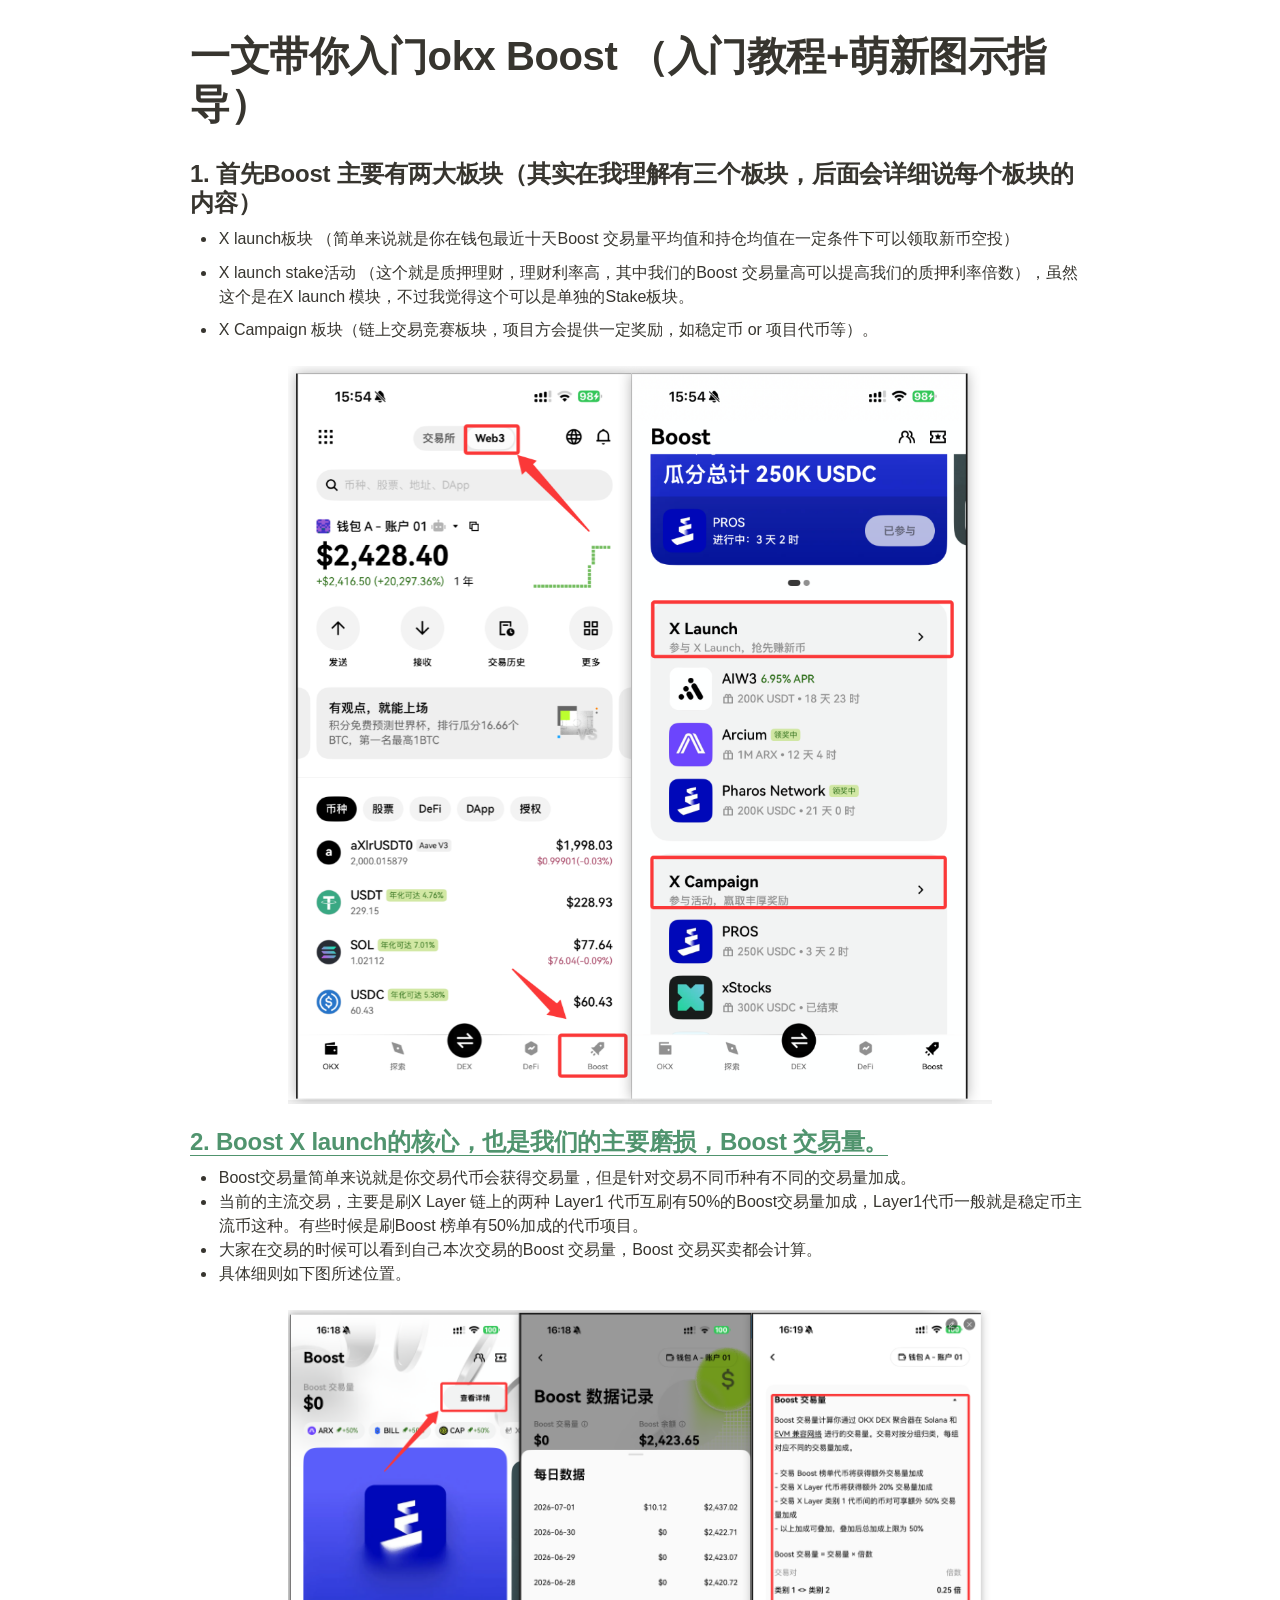
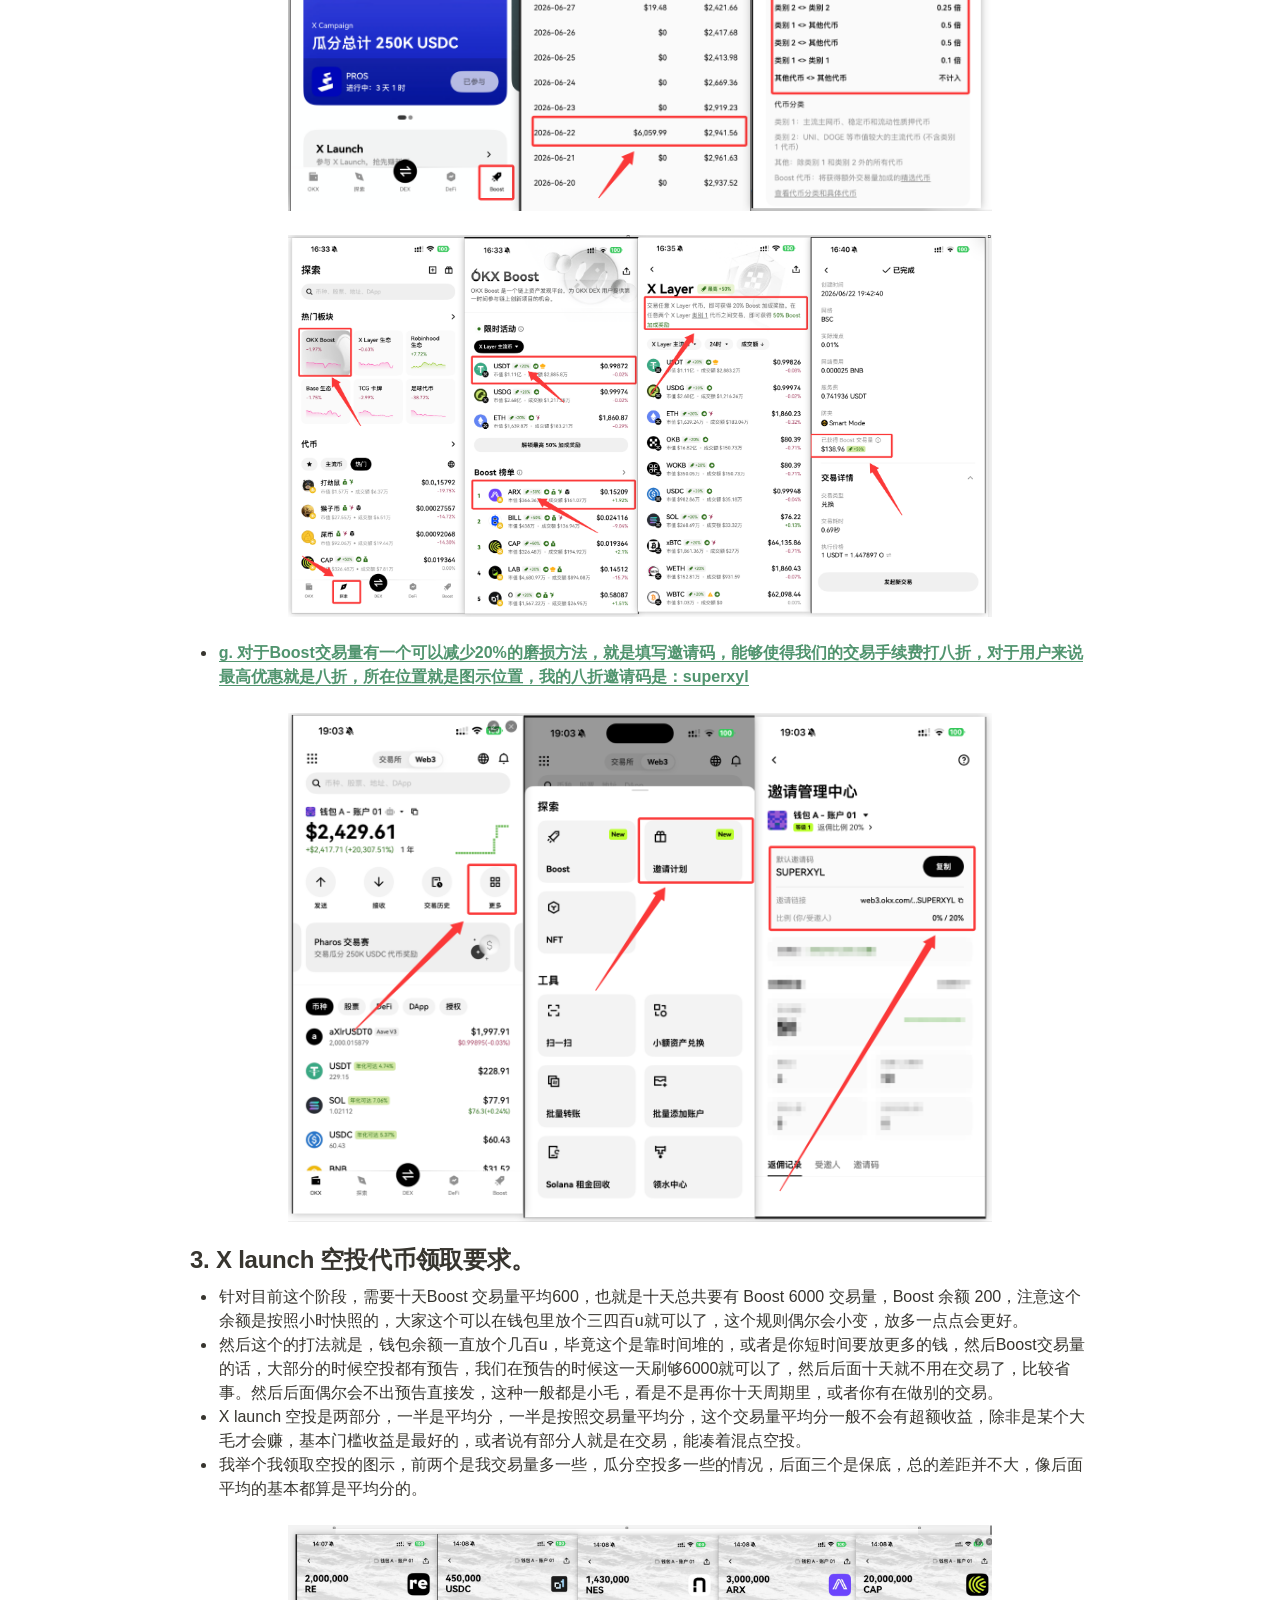
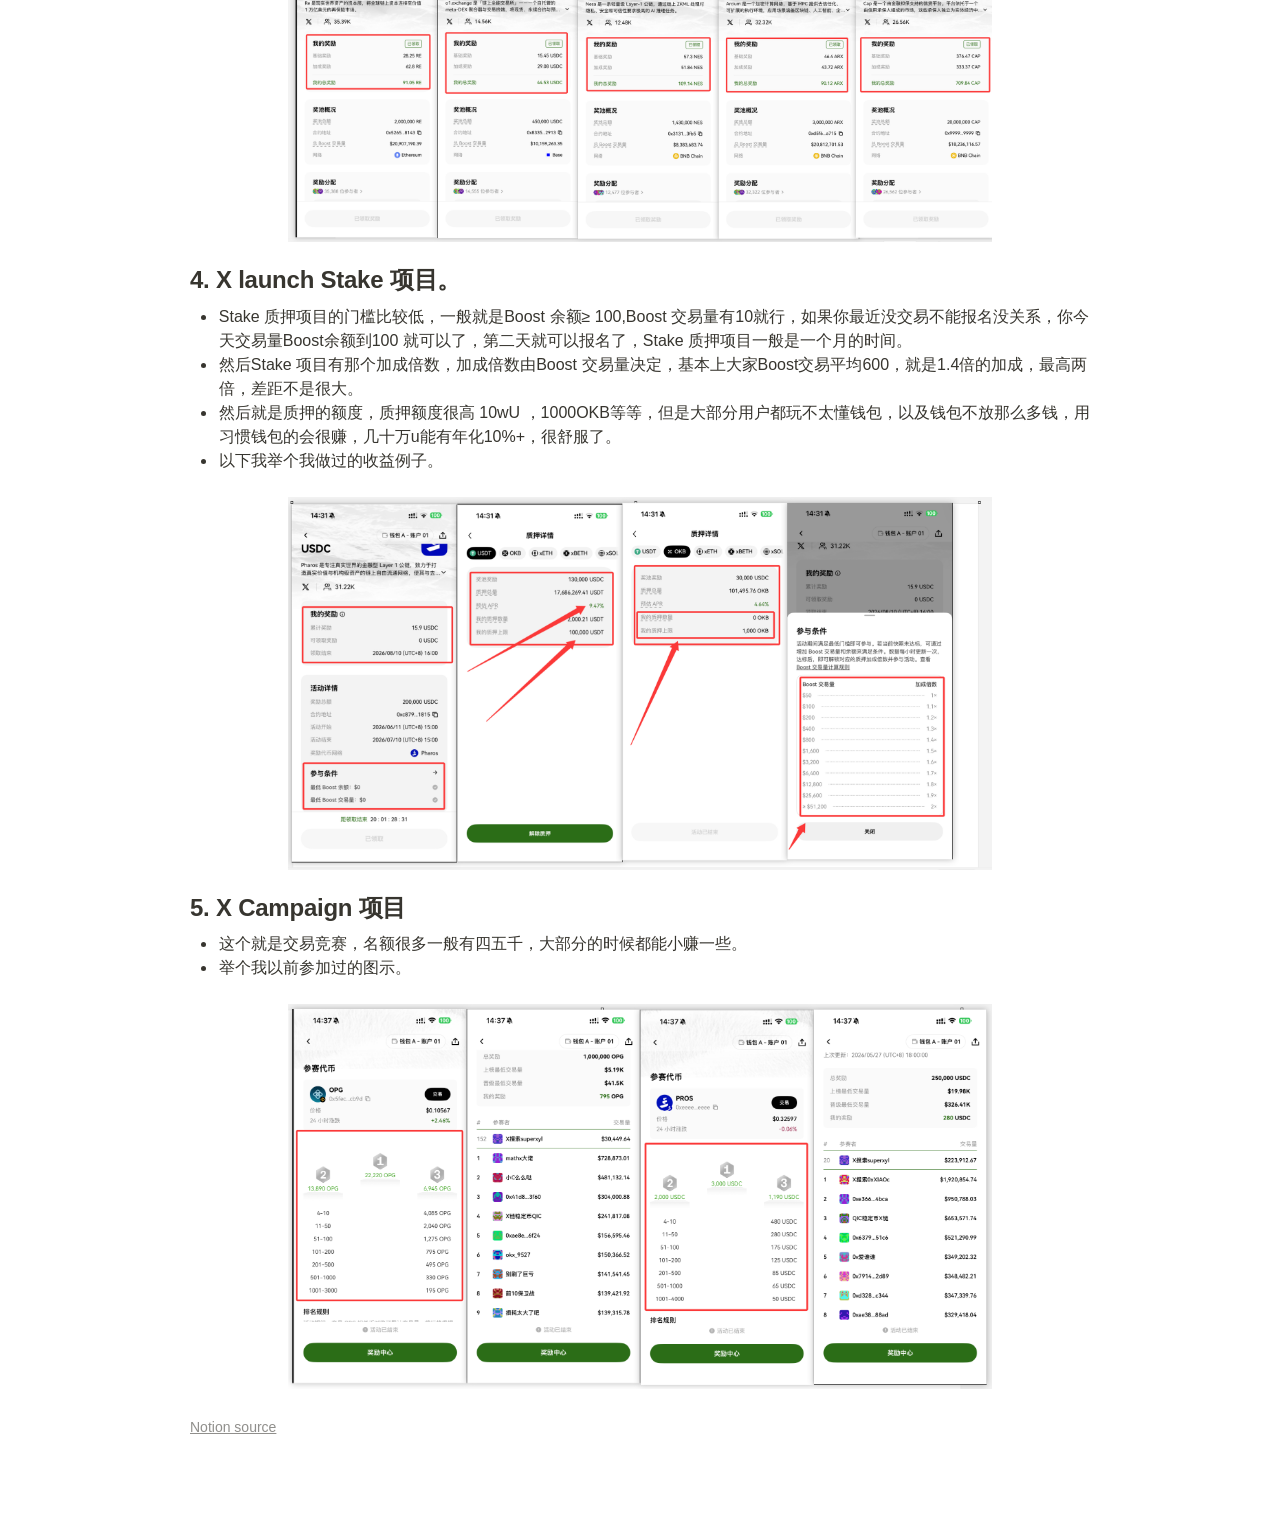
<file: assets/tutorials/okx-boost-notion/index.html>
<html><head><meta http-equiv="Content-Type" content="text/html; charset=utf-8"/><title>一文带你入门okx Boost （入门教程+萌新图示指导）</title><style>

/* cspell:disable-file */
/* webkit printing magic: print all background colors */
html {
	-webkit-print-color-adjust: exact;
}
* {
	box-sizing: border-box;
	-webkit-print-color-adjust: exact;
}

html,
body {
	margin: 0;
	padding: 0;
}
@media only screen {
	body {
		margin: 2em auto;
		max-width: 900px;
		color: rgb(55, 53, 47);
	}
}

body {
	line-height: 1.5;
	white-space: pre-wrap;
}

a,
a.visited {
	color: inherit;
	text-decoration: underline;
}

.pdf-relative-link-path {
	font-size: 80%;
	color: #444;
}

h1,
h2,
h3 {
	letter-spacing: -0.01em;
	line-height: 1.2;
	font-weight: 600;
	margin-bottom: 0;
}

/* Override strong tags inside headings to maintain consistent weight */
h1 strong,
h2 strong,
h3 strong {
	font-weight: 600;
}

.page-title {
	font-size: 2.5rem;
	font-weight: 700;
	margin-top: 0;
	margin-bottom: 0.75em;
}

h1 {
	font-size: 1.875rem;
	margin-top: 1.875rem;
}

h2 {
	font-size: 1.5rem;
	margin-top: 1.5rem;
}

h3 {
	font-size: 1.25rem;
	margin-top: 1.25rem;
}

.source {
	border: 1px solid #ddd;
	border-radius: 3px;
	padding: 1.5em;
	word-break: break-all;
}

.callout {
	border-radius: 10px;
	padding: 1rem;
}

figure {
	margin: 1.25em 0;
	page-break-inside: avoid;
}

figcaption {
	opacity: 0.5;
	font-size: 85%;
	margin-top: 0.5em;
}

mark {
	background-color: transparent;
}

.indented {
	padding-left: 1.5em;
}

hr {
	background: transparent;
	display: block;
	width: 100%;
	height: 1px;
	visibility: visible;
	border: none;
	border-bottom: 1px solid rgba(55, 53, 47, 0.09);
}

img {
	max-width: 100%;
}

@media only print {
	img {
		max-height: 100vh;
		object-fit: contain;
	}

	table.collection-content {
		width: 100%;
		table-layout: fixed;
	}

	table.collection-content th,
	table.collection-content td {
		overflow-wrap: anywhere;
	}

	table.collection-content td > .user,
	table.collection-content td > time {
		white-space: pre-wrap;
	}
}

@page {
	margin: 1in;
}

.collection-content-wrapper {
	overflow-x: auto;
}

@media only print {
	.collection-content-wrapper {
		overflow-x: visible;
	}
}

.collection-content {
	font-size: 0.875rem;
}

.collection-content td {
	white-space: pre-wrap;
	word-break: break-word;
}

.column-list {
	display: flex;
	gap: 46px;
}

.column {
	min-width: 0;
	overflow: hidden;
}

.column > *:first-child {
	margin-top: 0;
}

.table_of_contents-item {
	display: block;
	font-size: 0.875rem;
	line-height: 1.3;
	padding: 0.125rem;
}

.table_of_contents-indent-1 {
	margin-left: 1.5rem;
}

.table_of_contents-indent-2 {
	margin-left: 3rem;
}

.table_of_contents-indent-3 {
	margin-left: 4.5rem;
}

.table_of_contents-link {
	text-decoration: none;
	opacity: 0.7;
	border-bottom: 1px solid rgba(55, 53, 47, 0.18);
}

table,
th,
td {
	border: 1px solid rgba(55, 53, 47, 0.09);
}

table {
	border-collapse: collapse;
	border-left: none;
	border-right: none;
}

th,
td {
	font-weight: normal;
	padding: 0.25em 0.5em;
	line-height: 1.5;
	min-height: 1.5em;
	text-align: left;
}

th {
	color: rgba(55, 53, 47, 0.6);
}

ol,
ul {
	margin: 0;
	margin-block-start: 0.6em;
	margin-block-end: 0.6em;
}

li > ol:first-child,
li > ul:first-child {
	margin-block-start: 0.6em;
}

ul > li {
	list-style: disc;
}

ul.to-do-list {
	padding-inline-start: 0;
}

ul.to-do-list > li {
	list-style: none;
}

.to-do-children-checked {
	text-decoration: line-through;
	opacity: 0.375;
}

ul.toggle > li {
	list-style: none;
}

ul {
	padding-inline-start: 1.7em;
}

ul > li {
	padding-left: 0.1em;
}

ol {
	padding-inline-start: 1.6em;
}

ol.numbered-list.numbered-list-digits-2 {
	padding-inline-start: 2em;
}

ol.numbered-list.numbered-list-digits-3plus {
	padding-inline-start: 2.4em;
}

ol > li {
	padding-left: 0.2em;
}

.mono ol {
	padding-inline-start: 2em;
}

.mono ol > li {
	text-indent: -0.4em;
}

.toggle {
	padding-inline-start: 0em;
	list-style-type: none;
}

/* Indent toggle children */
.toggle > li > details {
	padding-left: 1.7em;
}

.toggle > li > details > summary {
	margin-left: -1.1em;
}

.selected-value {
	display: inline-block;
	padding: 0 0.5em;
	background: rgba(206, 205, 202, 0.5);
	border-radius: 3px;
	margin-right: 0.5em;
	margin-top: 0.3em;
	margin-bottom: 0.3em;
	white-space: nowrap;
}

.collection-title {
	display: inline-block;
	margin-right: 1em;
}

.page-description {
	margin-bottom: 2em;
}

.simple-table {
	margin-top: 1em;
	font-size: 0.875rem;
	empty-cells: show;
}
.simple-table td {
	height: 29px;
	min-width: 120px;
}

.simple-table th {
	height: 29px;
	min-width: 120px;
}

.simple-table-header-color {
	background: rgb(247, 246, 243);
	color: black;
}
.simple-table-header {
	font-weight: 500;
}

time {
	opacity: 0.5;
}

.icon {
	display: inline-flex;
	align-items: center;
	justify-content: center;
	max-width: 1.2em;
	max-height: 1.2em;
	text-decoration: none;
	vertical-align: text-bottom;
	margin-right: 0.5em;
}

img.icon {
	border-radius: 3px;
}

.callout img.notion-static-icon {
	width: 1em;
	height: 1em;
}

.callout p {
	margin: 0;
}

.callout h1,
.callout h2,
.callout h3 {
	margin: 0 0 0.6rem;
}

.user-icon {
	width: 1.5em;
	height: 1.5em;
	border-radius: 100%;
	margin-right: 0.5rem;
}

.user-icon-inner {
	font-size: 0.8em;
}

.text-icon {
	border: 1px solid #000;
	text-align: center;
}

.page-cover-image {
	display: block;
	object-fit: cover;
	width: 100%;
	max-height: 30vh;
}

.page-header-icon {
	font-size: 3rem;
	margin-bottom: 1rem;
}

.page-header-icon-with-cover {
	margin-top: -0.72em;
	margin-left: 0.07em;
}

.page-header-icon img {
	border-radius: 3px;
}

.link-to-page {
	margin: 1em 0;
	padding: 0;
	border: none;
	font-weight: 500;
}

p > .user {
	opacity: 0.5;
}

td > .user,
td > time {
	white-space: nowrap;
}

input[type="checkbox"] {
	transform: scale(1.5);
	margin-right: 0.6em;
	vertical-align: middle;
}

p {
	margin-top: 0.5em;
	margin-bottom: 0.5em;
}

.image {
	border: none;
	margin: 1.5em 0;
	padding: 0;
	border-radius: 0;
	text-align: center;
}

.code,
code {
	background: rgba(135, 131, 120, 0.15);
	border-radius: 3px;
	padding: 0.2em 0.4em;
	border-radius: 3px;
	font-size: 85%;
	tab-size: 2;
}

code {
	color: #eb5757;
}

.code {
	padding: 1.5em 1em;
}

.code-wrap {
	white-space: pre-wrap;
	word-break: break-all;
}

.code > code {
	background: none;
	padding: 0;
	font-size: 100%;
	color: inherit;
}

blockquote {
	font-size: 1em;
	margin: 1em 0;
	padding-left: 1em;
	border-left: 3px solid rgb(55, 53, 47);
}

blockquote.quote-large {
	font-size: 1.25em;
}

.bookmark {
	text-decoration: none;
	max-height: 8em;
	padding: 0;
	display: flex;
	width: 100%;
	align-items: stretch;
}

.bookmark-title {
	font-size: 0.85em;
	overflow: hidden;
	text-overflow: ellipsis;
	height: 1.75em;
	white-space: nowrap;
}

.bookmark-text {
	display: flex;
	flex-direction: column;
}

.bookmark-info {
	flex: 4 1 180px;
	padding: 12px 14px 14px;
	display: flex;
	flex-direction: column;
	justify-content: space-between;
}

.bookmark-image {
	width: 33%;
	flex: 1 1 180px;
	display: block;
	position: relative;
	object-fit: cover;
	border-radius: 1px;
}

.bookmark-description {
	color: rgba(55, 53, 47, 0.6);
	font-size: 0.75em;
	overflow: hidden;
	max-height: 4.5em;
	word-break: break-word;
}

.bookmark-href {
	font-size: 0.75em;
	margin-top: 0.25em;
}

.sans { font-family: ui-sans-serif, -apple-system, BlinkMacSystemFont, "Segoe UI Variable Display", "Segoe UI", Helvetica, "Apple Color Emoji", "Noto Sans Arabic", "Noto Sans Hebrew", Arial, sans-serif, "Segoe UI Emoji", "Segoe UI Symbol"; }
.code { font-family: "SFMono-Regular", Menlo, Consolas, "PT Mono", "Liberation Mono", Courier, monospace; }
.serif { font-family: Lyon-Text, Georgia, ui-serif, serif; }
.mono { font-family: iawriter-mono, Nitti, Menlo, Courier, monospace; }
.pdf .sans { font-family: Inter, ui-sans-serif, -apple-system, BlinkMacSystemFont, "Segoe UI Variable Display", "Segoe UI", Helvetica, "Apple Color Emoji", "Noto Sans Arabic", "Noto Sans Hebrew", Arial, sans-serif, "Segoe UI Emoji", "Segoe UI Symbol", 'Twemoji', 'Noto Color Emoji', 'Noto Sans CJK JP'; }
.pdf:lang(zh-CN) .sans { font-family: Inter, ui-sans-serif, -apple-system, BlinkMacSystemFont, "Segoe UI Variable Display", "Segoe UI", Helvetica, "Apple Color Emoji", "Noto Sans Arabic", "Noto Sans Hebrew", Arial, sans-serif, "Segoe UI Emoji", "Segoe UI Symbol", 'Twemoji', 'Noto Color Emoji', 'Noto Sans CJK SC'; }
.pdf:lang(zh-TW) .sans { font-family: Inter, ui-sans-serif, -apple-system, BlinkMacSystemFont, "Segoe UI Variable Display", "Segoe UI", Helvetica, "Apple Color Emoji", "Noto Sans Arabic", "Noto Sans Hebrew", Arial, sans-serif, "Segoe UI Emoji", "Segoe UI Symbol", 'Twemoji', 'Noto Color Emoji', 'Noto Sans CJK TC'; }
.pdf:lang(ko-KR) .sans { font-family: Inter, ui-sans-serif, -apple-system, BlinkMacSystemFont, "Segoe UI Variable Display", "Segoe UI", Helvetica, "Apple Color Emoji", "Noto Sans Arabic", "Noto Sans Hebrew", Arial, sans-serif, "Segoe UI Emoji", "Segoe UI Symbol", 'Twemoji', 'Noto Color Emoji', 'Noto Sans CJK KR'; }
.pdf .code { font-family: Source Code Pro, "SFMono-Regular", Menlo, Consolas, "PT Mono", "Liberation Mono", Courier, monospace, 'Twemoji', 'Noto Color Emoji', 'Noto Sans Mono CJK JP'; }
.pdf:lang(zh-CN) .code { font-family: Source Code Pro, "SFMono-Regular", Menlo, Consolas, "PT Mono", "Liberation Mono", Courier, monospace, 'Twemoji', 'Noto Color Emoji', 'Noto Sans Mono CJK SC'; }
.pdf:lang(zh-TW) .code { font-family: Source Code Pro, "SFMono-Regular", Menlo, Consolas, "PT Mono", "Liberation Mono", Courier, monospace, 'Twemoji', 'Noto Color Emoji', 'Noto Sans Mono CJK TC'; }
.pdf:lang(ko-KR) .code { font-family: Source Code Pro, "SFMono-Regular", Menlo, Consolas, "PT Mono", "Liberation Mono", Courier, monospace, 'Twemoji', 'Noto Color Emoji', 'Noto Sans Mono CJK KR'; }
.pdf .serif { font-family: PT Serif, Lyon-Text, Georgia, ui-serif, serif, 'Twemoji', 'Noto Color Emoji', 'Noto Serif CJK JP'; }
.pdf:lang(zh-CN) .serif { font-family: PT Serif, Lyon-Text, Georgia, ui-serif, serif, 'Twemoji', 'Noto Color Emoji', 'Noto Serif CJK SC'; }
.pdf:lang(zh-TW) .serif { font-family: PT Serif, Lyon-Text, Georgia, ui-serif, serif, 'Twemoji', 'Noto Color Emoji', 'Noto Serif CJK TC'; }
.pdf:lang(ko-KR) .serif { font-family: PT Serif, Lyon-Text, Georgia, ui-serif, serif, 'Twemoji', 'Noto Color Emoji', 'Noto Serif CJK KR'; }
.pdf .mono { font-family: PT Mono, iawriter-mono, Nitti, Menlo, Courier, monospace, 'Twemoji', 'Noto Color Emoji', 'Noto Sans Mono CJK JP'; }
.pdf:lang(zh-CN) .mono { font-family: PT Mono, iawriter-mono, Nitti, Menlo, Courier, monospace, 'Twemoji', 'Noto Color Emoji', 'Noto Sans Mono CJK SC'; }
.pdf:lang(zh-TW) .mono { font-family: PT Mono, iawriter-mono, Nitti, Menlo, Courier, monospace, 'Twemoji', 'Noto Color Emoji', 'Noto Sans Mono CJK TC'; }
.pdf:lang(ko-KR) .mono { font-family: PT Mono, iawriter-mono, Nitti, Menlo, Courier, monospace, 'Twemoji', 'Noto Color Emoji', 'Noto Sans Mono CJK KR'; }
.highlight-default {
	color: rgba(44, 44, 43, 1);
}
.highlight-gray {
	color: rgba(125, 122, 117, 1);
	fill: rgba(125, 122, 117, 1);
}
.highlight-brown {
	color: rgba(159, 118, 90, 1);
	fill: rgba(159, 118, 90, 1);
}
.highlight-orange {
	color: rgba(210, 123, 45, 1);
	fill: rgba(210, 123, 45, 1);
}
.highlight-yellow {
	color: rgba(203, 148, 52, 1);
	fill: rgba(203, 148, 52, 1);
}
.highlight-teal {
	color: rgba(80, 148, 110, 1);
	fill: rgba(80, 148, 110, 1);
}
.highlight-blue {
	color: rgba(56, 125, 201, 1);
	fill: rgba(56, 125, 201, 1);
}
.highlight-purple {
	color: rgba(154, 107, 180, 1);
	fill: rgba(154, 107, 180, 1);
}
.highlight-pink {
	color: rgba(193, 76, 138, 1);
	fill: rgba(193, 76, 138, 1);
}
.highlight-red {
	color: rgba(207, 81, 72, 1);
	fill: rgba(207, 81, 72, 1);
}
.highlight-default_background {
	color: rgba(44, 44, 43, 1);
}
.highlight-gray_background {
	background: rgba(42, 28, 0, 0.07);
}
.highlight-brown_background {
	background: rgba(139, 46, 0, 0.086);
}
.highlight-orange_background {
	background: rgba(224, 101, 1, 0.129);
}
.highlight-yellow_background {
	background: rgba(211, 168, 0, 0.137);
}
.highlight-teal_background {
	background: rgba(0, 100, 45, 0.09);
}
.highlight-blue_background {
	background: rgba(0, 124, 215, 0.094);
}
.highlight-purple_background {
	background: rgba(102, 0, 178, 0.078);
}
.highlight-pink_background {
	background: rgba(197, 0, 93, 0.086);
}
.highlight-red_background {
	background: rgba(223, 22, 0, 0.094);
}
.block-color-default {
	color: inherit;
	fill: inherit;
}
.block-color-gray {
	color: rgba(125, 122, 117, 1);
	fill: rgba(125, 122, 117, 1);
}
.block-color-brown {
	color: rgba(159, 118, 90, 1);
	fill: rgba(159, 118, 90, 1);
}
.block-color-orange {
	color: rgba(210, 123, 45, 1);
	fill: rgba(210, 123, 45, 1);
}
.block-color-yellow {
	color: rgba(203, 148, 52, 1);
	fill: rgba(203, 148, 52, 1);
}
.block-color-teal {
	color: rgba(80, 148, 110, 1);
	fill: rgba(80, 148, 110, 1);
}
.block-color-blue {
	color: rgba(56, 125, 201, 1);
	fill: rgba(56, 125, 201, 1);
}
.block-color-purple {
	color: rgba(154, 107, 180, 1);
	fill: rgba(154, 107, 180, 1);
}
.block-color-pink {
	color: rgba(193, 76, 138, 1);
	fill: rgba(193, 76, 138, 1);
}
.block-color-red {
	color: rgba(207, 81, 72, 1);
	fill: rgba(207, 81, 72, 1);
}
.block-color-default_background {
	color: inherit;
	fill: inherit;
}
.block-color-gray_background {
	background: rgba(240, 239, 237, 1);
}
.block-color-brown_background {
	background: rgba(245, 237, 233, 1);
}
.block-color-orange_background {
	background: rgba(251, 235, 222, 1);
}
.block-color-yellow_background {
	background: rgba(249, 243, 220, 1);
}
.block-color-teal_background {
	background: rgba(232, 241, 236, 1);
}
.block-color-blue_background {
	background: rgba(229, 242, 252, 1);
}
.block-color-purple_background {
	background: rgba(243, 235, 249, 1);
}
.block-color-pink_background {
	background: rgba(250, 233, 241, 1);
}
.block-color-red_background {
	background: rgba(252, 233, 231, 1);
}
.select-value-color-default { background-color: rgba(42, 28, 0, 0.07); }
.select-value-color-gray { background-color: rgba(28, 19, 1, 0.11); }
.select-value-color-brown { background-color: rgba(127, 51, 0, 0.156); }
.select-value-color-orange { background-color: rgba(196, 88, 0, 0.203); }
.select-value-color-yellow { background-color: rgba(209, 156, 0, 0.282); }
.select-value-color-green { background-color: rgba(0, 96, 38, 0.156); }
.select-value-color-blue { background-color: rgba(0, 118, 217, 0.203); }
.select-value-color-purple { background-color: rgba(92, 0, 163, 0.141); }
.select-value-color-pink { background-color: rgba(183, 0, 78, 0.152); }
.select-value-color-red { background-color: rgba(206, 24, 0, 0.164); }

.checkbox {
	display: inline-flex;
	vertical-align: text-bottom;
	width: 16;
	height: 16;
	background-size: 16px;
	margin-left: 2px;
	margin-right: 5px;
}

.checkbox-on {
	background-image: url("data:image/svg+xml;charset=UTF-8,%3Csvg%20width%3D%2216%22%20height%3D%2216%22%20viewBox%3D%220%200%2016%2016%22%20fill%3D%22none%22%20xmlns%3D%22http%3A%2F%2Fwww.w3.org%2F2000%2Fsvg%22%3E%0A%3Crect%20width%3D%2216%22%20height%3D%2216%22%20fill%3D%22%2358A9D7%22%2F%3E%0A%3Cpath%20d%3D%22M6.71429%2012.2852L14%204.9995L12.7143%203.71436L6.71429%209.71378L3.28571%206.2831L2%207.57092L6.71429%2012.2852Z%22%20fill%3D%22white%22%2F%3E%0A%3C%2Fsvg%3E");
}

.checkbox-off {
	background-image: url("data:image/svg+xml;charset=UTF-8,%3Csvg%20width%3D%2216%22%20height%3D%2216%22%20viewBox%3D%220%200%2016%2016%22%20fill%3D%22none%22%20xmlns%3D%22http%3A%2F%2Fwww.w3.org%2F2000%2Fsvg%22%3E%0A%3Crect%20x%3D%220.75%22%20y%3D%220.75%22%20width%3D%2214.5%22%20height%3D%2214.5%22%20fill%3D%22white%22%20stroke%3D%22%2336352F%22%20stroke-width%3D%221.5%22%2F%3E%0A%3C%2Fsvg%3E");
}



@media only screen and (max-width: 760px) {
	body { margin: 1.25em auto; max-width: calc(100% - 32px); }
	.page-title { font-size: 2rem; }
}
figure.image a { display: block; }
figure.image img { width: 704px; max-width: 100%; height: auto; }
.source-note { margin-top: 2em; opacity: .55; font-size: .875rem; }



.tutorial-lightbox {
	position: fixed;
	inset: 0;
	z-index: 9999;
	display: none;
	align-items: center;
	justify-content: center;
	padding: 28px;
	background: rgba(15, 15, 15, 0.82);
	backdrop-filter: blur(2px);
}
.tutorial-lightbox.is-open {
	display: flex;
}
.tutorial-lightbox img {
	display: block;
	max-width: min(96vw, 1280px);
	max-height: 90vh;
	width: auto;
	height: auto;
	object-fit: contain;
	border-radius: 4px;
	box-shadow: 0 18px 70px rgba(0, 0, 0, 0.45);
	background: white;
}
.tutorial-lightbox-close {
	position: fixed;
	top: 18px;
	right: 20px;
	width: 40px;
	height: 40px;
	border: 0;
	border-radius: 999px;
	color: white;
	background: rgba(0, 0, 0, 0.58);
	font-size: 28px;
	line-height: 38px;
	cursor: pointer;
}
.tutorial-lightbox-close:hover {
	background: rgba(0, 0, 0, 0.76);
}
figure.image a,
figure a:has(img) {
	cursor: zoom-in;
}
body.tutorial-lightbox-lock {
	overflow: hidden;
}

</style></head><body><article class="page sans"><header><h1 class="page-title" dir="auto">一文带你入门okx Boost （入门教程+萌新图示指导）</h1><p class="page-description" dir="auto"></p></header><div class="page-body"><div style="display:contents" dir="auto"><h2 class="">1. 首先Boost 主要有两大板块（其实在我理解有三个板块，后面会详细说每个板块的内容）</h2></div><div style="display:contents" dir="auto"><ul class="bulleted-list"><li style="list-style-type:disc">X launch板块 （简单来说就是你在钱包最近十天Boost 交易量平均值和持仓均值在一定条件下可以领取新币空投）</li></ul></div><div style="display:contents" dir="auto"><ul class="bulleted-list"><li style="list-style-type:disc">X launch stake活动 （这个就是质押理财，理财利率高，其中我们的Boost 交易量高可以提高我们的质押利率倍数），虽然这个是在X launch 模块，不过我觉得这个可以是单独的Stake板块。</li></ul></div><div style="display:contents" dir="auto"><ul class="bulleted-list"><li style="list-style-type:disc">X Campaign 板块（链上交易竞赛板块，项目方会提供一定奖励，如稳定币 or 项目代币等）。</li></ul></div><div style="display:contents" dir="ltr"><figure class="image"><a href="image-1.png"><img src="image-1.png"/></a></figure></div><div style="display:contents" dir="auto"><h2 class=""><mark class="highlight-teal"><strong><span style="border-bottom:0.05em solid">2. Boost X launch的核心，也是我们的主要磨损，Boost 交易量。</span></strong></mark></h2></div><div style="display:contents" dir="auto"><ul class="bulleted-list"><li style="list-style-type:disc">Boost交易量简单来说就是你交易代币会获得交易量，但是针对交易不同币种有不同的交易量加成。</li><li style="list-style-type:disc">当前的主流交易，主要是刷X Layer 链上的两种 Layer1 代币互刷有50%的Boost交易量加成，Layer1代币一般就是稳定币主流币这种。有些时候是刷Boost 榜单有50%加成的代币项目。</li><li style="list-style-type:disc">大家在交易的时候可以看到自己本次交易的Boost 交易量，Boost 交易买卖都会计算。</li><li style="list-style-type:disc">具体细则如下图所述位置。</li></ul></div><div style="display:contents" dir="ltr"><figure class="image"><a href="image-2.png"><img src="image-2.png"/></a></figure></div><div style="display:contents" dir="ltr"><figure class="image"><a href="image-3.png"><img src="image-3.png"/></a></figure></div><div style="display:contents" dir="auto"><ul class="bulleted-list"><li style="list-style-type:disc"><mark class="highlight-teal"><strong><span style="border-bottom:0.05em solid">g. 对于Boost交易量有一个可以减少20%的磨损方法，就是填写邀请码，能够使得我们的交易手续费打八折，对于用户来说最高优惠就是八折，所在位置就是图示位置，我的八折邀请码是：superxyl</span></strong></mark></li></ul></div><div style="display:contents" dir="ltr"><figure class="image"><a href="image-4.png"><img src="image-4.png"/></a></figure></div><div style="display:contents" dir="auto"><h2 class="">3. X launch 空投代币领取要求。</h2></div><div style="display:contents" dir="auto"><ul class="bulleted-list"><li style="list-style-type:disc">针对目前这个阶段，需要十天Boost 交易量平均600，也就是十天总共要有 Boost 6000 交易量，Boost 余额 200，注意这个余额是按照小时快照的，大家这个可以在钱包里放个三四百u就可以了，这个规则偶尔会小变，放多一点点会更好。</li><li style="list-style-type:disc">然后这个的打法就是，钱包余额一直放个几百u，毕竟这个是靠时间堆的，或者是你短时间要放更多的钱，然后Boost交易量的话，大部分的时候空投都有预告，我们在预告的时候这一天刷够6000就可以了，然后后面十天就不用在交易了，比较省事。然后后面偶尔会不出预告直接发，这种一般都是小毛，看是不是再你十天周期里，或者你有在做别的交易。</li><li style="list-style-type:disc">X launch 空投是两部分，一半是平均分，一半是按照交易量平均分，这个交易量平均分一般不会有超额收益，除非是某个大毛才会赚，基本门槛收益是最好的，或者说有部分人就是在交易，能凑着混点空投。</li><li style="list-style-type:disc">我举个我领取空投的图示，前两个是我交易量多一些，瓜分空投多一些的情况，后面三个是保底，总的差距并不大，像后面平均的基本都算是平均分的。</li></ul></div><div style="display:contents" dir="ltr"><figure class="image"><a href="image-5.png"><img src="image-5.png"/></a></figure></div><div style="display:contents" dir="auto"><h2 class="">4. X launch Stake 项目。</h2></div><div style="display:contents" dir="auto"><ul class="bulleted-list"><li style="list-style-type:disc">Stake 质押项目的门槛比较低，一般就是Boost 余额≥ 100,Boost 交易量有10就行，如果你最近没交易不能报名没关系，你今天交易量Boost余额到100 就可以了，第二天就可以报名了，Stake 质押项目一般是一个月的时间。</li><li style="list-style-type:disc">然后Stake 项目有那个加成倍数，加成倍数由Boost 交易量决定，基本上大家Boost交易平均600，就是1.4倍的加成，最高两倍，差距不是很大。</li><li style="list-style-type:disc">然后就是质押的额度，质押额度很高 10wU ，1000OKB等等，但是大部分用户都玩不太懂钱包，以及钱包不放那么多钱，用习惯钱包的会很赚，几十万u能有年化10%+，很舒服了。</li><li style="list-style-type:disc">以下我举个我做过的收益例子。</li></ul></div><div style="display:contents" dir="ltr"><figure class="image"><a href="image-6.png"><img src="image-6.png"/></a></figure></div><div style="display:contents" dir="auto"><h2 class="">5. X Campaign 项目</h2></div><div style="display:contents" dir="auto"><ul class="bulleted-list"><li style="list-style-type:disc">这个就是交易竞赛，名额很多一般有四五千，大部分的时候都能小赚一些。</li><li style="list-style-type:disc">举个我以前参加过的图示。</li></ul></div><div style="display:contents" dir="ltr"><figure class="image"><a href="image-7.png"><img src="image-7.png"/></a></figure></div><div style="display:contents" dir="auto"><p class="source-note"><a href="https://navy-efraasia-2c6.notion.site/okx-Boost-3a37eb8ce13280f3a3c2f58bb61c2ff0" target="_blank" rel="noopener noreferrer">Notion source</a></p></div></div></article><span class="sans" style="font-size:14px;padding-top:2em"></span>
<script>
(() => {
  const imageLinks = [...document.querySelectorAll('figure a')].filter((link) => link.querySelector('img'));
  if (!imageLinks.length) return;

  const lightbox = document.createElement('div');
  lightbox.className = 'tutorial-lightbox';
  lightbox.setAttribute('role', 'dialog');
  lightbox.setAttribute('aria-modal', 'true');
  lightbox.setAttribute('aria-label', '????');
  lightbox.innerHTML = '<button class="tutorial-lightbox-close" type="button" aria-label="??????">?</button><img alt="">';
  document.body.appendChild(lightbox);

  const preview = lightbox.querySelector('img');
  const closeButton = lightbox.querySelector('button');
  let lastActive = null;

  const close = () => {
    lightbox.classList.remove('is-open');
    document.body.classList.remove('tutorial-lightbox-lock');
    preview.removeAttribute('src');
    if (lastActive && typeof lastActive.focus === 'function') lastActive.focus();
  };

  const open = (link) => {
    const img = link.querySelector('img');
    lastActive = document.activeElement;
    preview.src = link.href || img.currentSrc || img.src;
    preview.alt = img.alt || '??????';
    lightbox.classList.add('is-open');
    document.body.classList.add('tutorial-lightbox-lock');
    closeButton.focus();
  };

  imageLinks.forEach((link) => {
    link.addEventListener('click', (event) => {
      event.preventDefault();
      open(link);
    });
  });

  closeButton.addEventListener('click', close);
  lightbox.addEventListener('click', (event) => {
    if (event.target === lightbox) close();
  });
  document.addEventListener('keydown', (event) => {
    if (event.key === 'Escape' && lightbox.classList.contains('is-open')) close();
  });
})();
</script>
</body></html>
</file>
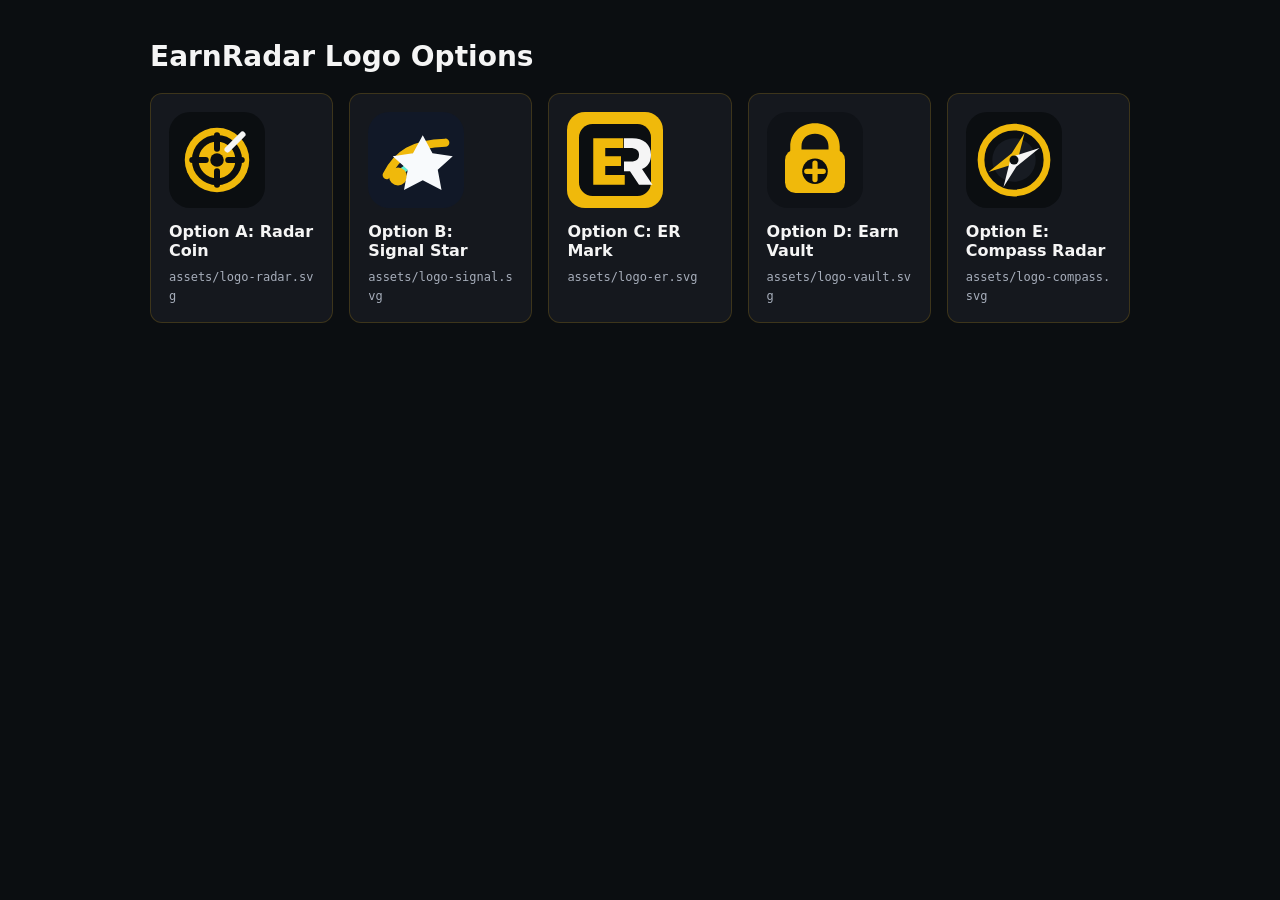
<file: logo-options.html>
<!doctype html>
<html lang="zh-CN">
  <head>
    <meta charset="utf-8" />
    <meta name="viewport" content="width=device-width, initial-scale=1" />
    <title>EarnRadar Logo Options</title>
    <style>
      body {
        margin: 0;
        min-height: 100vh;
        background: #0b0e11;
        color: #f5f5f5;
        font-family: Inter, ui-sans-serif, system-ui, -apple-system, BlinkMacSystemFont, "Segoe UI", sans-serif;
      }
      main {
        width: min(980px, calc(100% - 32px));
        margin: 0 auto;
        padding: 40px 0;
      }
      h1 {
        margin: 0 0 20px;
        font-size: 28px;
      }
      .grid {
        display: grid;
        grid-template-columns: repeat(auto-fit, minmax(170px, 1fr));
        gap: 16px;
      }
      .item {
        padding: 18px;
        border: 1px solid rgba(240, 185, 11, 0.18);
        border-radius: 12px;
        background: #15181e;
      }
      img {
        display: block;
        width: 96px;
        height: 96px;
        margin-bottom: 14px;
      }
      strong {
        display: block;
        margin-bottom: 6px;
      }
      code {
        color: #a6adba;
        font-size: 12px;
        word-break: break-all;
      }
    </style>
  </head>
  <body>
    <main>
      <h1>EarnRadar Logo Options</h1>
      <section class="grid">
        <div class="item">
          <img src="./assets/logo-radar.svg" alt="Radar coin" />
          <strong>Option A: Radar Coin</strong>
          <code>assets/logo-radar.svg</code>
        </div>
        <div class="item">
          <img src="./assets/logo-signal.svg" alt="Signal star" />
          <strong>Option B: Signal Star</strong>
          <code>assets/logo-signal.svg</code>
        </div>
        <div class="item">
          <img src="./assets/logo-er.svg" alt="ER monogram" />
          <strong>Option C: ER Mark</strong>
          <code>assets/logo-er.svg</code>
        </div>
        <div class="item">
          <img src="./assets/logo-vault.svg" alt="Vault lock" />
          <strong>Option D: Earn Vault</strong>
          <code>assets/logo-vault.svg</code>
        </div>
        <div class="item">
          <img src="./assets/logo-compass.svg" alt="Compass" />
          <strong>Option E: Compass Radar</strong>
          <code>assets/logo-compass.svg</code>
        </div>
      </section>
    </main>
  </body>
</html>
</file>
<file: styles.css>
:root {
  --bg: #0b0e11;
  --panel: #181a20;
  --panel-soft: #1f232c;
  --line: #2b3139;
  --text: #f5f5f5;
  --muted: #a6adba;
  --accent: #f0b90b;
  --accent-dark: #c99400;
  --gold: #f0b90b;
  --gold-soft: #2b2514;
  --ink: #0b0e11;
  --success: #0ecb81;
  --danger: #ef4444;
  --shadow: 0 16px 36px rgba(0, 0, 0, 0.28);
}

* {
  box-sizing: border-box;
}

body {
  margin: 0;
  min-height: 100vh;
  background:
    linear-gradient(180deg, rgba(240, 185, 11, 0.06), transparent 220px),
    var(--bg);
  color: var(--text);
  font-family:
    Inter, ui-sans-serif, system-ui, -apple-system, BlinkMacSystemFont, "Segoe UI",
    "Microsoft YaHei", sans-serif;
  overflow-x: hidden;
}

a {
  color: inherit;
}

::-webkit-scrollbar {
  width: 10px;
  height: 10px;
}

::-webkit-scrollbar-track {
  background: #0b0e11;
}

::-webkit-scrollbar-thumb {
  border: 2px solid #0b0e11;
  border-radius: 999px;
  background: #3a414c;
}

::-webkit-scrollbar-thumb:hover {
  background: #5b6472;
}

button,
input {
  font: inherit;
}

button {
  cursor: pointer;
}

h1,
h2,
h3,
p {
  margin: 0;
}

[hidden] {
  display: none !important;
}

.topbar {
  position: sticky;
  top: 0;
  z-index: 20;
  border-bottom: 1px solid rgba(240, 185, 11, 0.14);
  background: rgba(11, 14, 17, 0.92);
  backdrop-filter: blur(12px);
}

.topbar-inner {
  display: flex;
  align-items: center;
  justify-content: space-between;
  gap: 16px;
  width: min(1240px, calc(100% - 32px));
  margin: 0 auto;
  padding: 14px 0;
}

.brand {
  display: flex;
  align-items: center;
  gap: 12px;
}

.brand-mark {
  display: block;
  width: 44px;
  height: 44px;
  border: 2px solid rgba(240, 185, 11, 0.85);
  border-radius: 10px;
  object-fit: cover;
  box-shadow: 0 0 0 4px rgba(240, 185, 11, 0.1), 0 10px 22px rgba(0, 0, 0, 0.35);
}

h1 {
  font-size: 20px;
  line-height: 1.25;
}

.brand p {
  margin-top: 4px;
  color: #b7bdc6;
  font-size: 13.5px;
}

.header-actions {
  display: inline-flex;
  align-items: center;
  justify-content: flex-end;
  gap: 10px;
  min-width: 0;
}

.author-avatar {
  display: block;
  width: 42px;
  height: 42px;
  border: 2px solid rgba(240, 185, 11, 0.78);
  border-radius: 12px;
  object-fit: cover;
  background: #0f1217;
  box-shadow: 0 0 0 4px rgba(240, 185, 11, 0.08), 0 10px 22px rgba(0, 0, 0, 0.34);
}

.author-link {
  display: inline-flex;
  align-items: center;
  justify-content: center;
  min-height: 34px;
  padding: 0 14px;
  border: 1px solid rgba(240, 185, 11, 0.28);
  border-radius: 999px;
  background: rgba(240, 185, 11, 0.08);
  color: #f5f5f5;
  font-size: 13px;
  font-weight: 900;
  text-decoration: none;
  white-space: nowrap;
}

.author-link:hover {
  border-color: rgba(240, 185, 11, 0.72);
  color: var(--gold);
}

.app-shell {
  display: grid;
  grid-template-columns: 224px minmax(0, 1fr);
  gap: 18px;
  width: min(1240px, calc(100% - 32px));
  margin: 0 auto;
  padding: 18px 0 42px;
}

.sidebar {
  position: sticky;
  top: 76px;
  align-self: start;
  display: grid;
  gap: 12px;
}

.nav-group {
  padding: 12px;
  border: 1px solid rgba(240, 185, 11, 0.13);
  border-radius: 12px;
  background: #15181e;
  box-shadow: var(--shadow);
}

.nav-group.hidden {
  display: none;
}

.nav-title {
  margin-bottom: 8px;
  padding: 0 2px;
  color: #c7a847;
  font-size: 12px;
  font-weight: 800;
}

.nav-list {
  display: grid;
  gap: 5px;
}

.nav-item {
  display: flex;
  align-items: center;
  justify-content: space-between;
  gap: 10px;
  min-height: 38px;
  width: 100%;
  padding: 0 10px;
  border: 0;
  border-radius: 8px;
  background: transparent;
  color: #b7bdc6;
  text-align: left;
  font-size: 13px;
  font-weight: 800;
}

.nav-item strong {
  min-width: 24px;
  padding: 2px 7px;
  border-radius: 999px;
  background: rgba(255, 255, 255, 0.08);
  color: #cfd4dc;
  font-size: 12px;
  text-align: center;
}

.nav-item.active {
  background: var(--gold);
  color: #111827;
}

.nav-item:not(.active):hover {
  background: rgba(255, 255, 255, 0.06);
  color: #f5f5f5;
}

.nav-item.active strong {
  background: rgba(0, 0, 0, 0.12);
  color: #111827;
}

.tutorial-list .nav-item {
  min-height: 42px;
}

.content {
  min-width: 0;
}

.content-head {
  display: grid;
  grid-template-columns: 1fr minmax(240px, 360px);
  gap: 14px;
  align-items: center;
  margin-bottom: 12px;
  padding: 18px;
  border: 1px solid rgba(240, 185, 11, 0.18);
  border-radius: 14px;
  background:
    linear-gradient(135deg, rgba(240, 185, 11, 0.16), rgba(240, 185, 11, 0.03) 44%),
    #15181e;
  color: #fff;
  box-shadow: var(--shadow);
}

.content-head h2 {
  font-size: 24px;
  line-height: 1.25;
}

.content-head p {
  margin-top: 5px;
  color: rgba(255, 255, 255, 0.68);
  font-size: 13px;
}

#searchInput {
  min-height: 44px;
  width: 100%;
  padding: 0 12px;
  border: 1px solid rgba(240, 185, 11, 0.2);
  border-radius: 10px;
  background: #0f1217;
  color: #f5f5f5;
  outline: 0;
}

#searchInput:focus {
  border-color: rgba(240, 185, 11, 0.72);
  box-shadow: 0 0 0 3px rgba(240, 185, 11, 0.12);
}

#searchInput::placeholder {
  color: #8d96a5;
}

.summary {
  display: grid;
  grid-template-columns: repeat(3, minmax(0, 1fr));
  gap: 10px;
  margin-bottom: 12px;
}

.summary-item {
  padding: 12px 14px;
  border: 1px solid rgba(240, 185, 11, 0.13);
  border-radius: 12px;
  background: #15181e;
  box-shadow: var(--shadow);
}

.summary-item span {
  display: block;
  color: var(--muted);
  font-size: 12px;
  font-weight: 800;
}

.summary-item strong {
  display: block;
  margin-top: 2px;
  font-size: 22px;
  line-height: 1.2;
  color: var(--gold);
}

.activity-list {
  display: grid;
  gap: 12px;
}

.activity-card {
  overflow: hidden;
  border: 1px solid rgba(240, 185, 11, 0.16);
  border-radius: 14px;
  background: #15181e;
  box-shadow: var(--shadow);
}

.activity-card:hover {
  border-color: rgba(240, 185, 11, 0.36);
}

.activity-main {
  padding: 16px;
}

.activity-head {
  display: grid;
  grid-template-columns: minmax(0, 1fr) auto;
  gap: 14px;
  align-items: center;
}

.activity-heading {
  min-width: 0;
}

.tag-row {
  display: flex;
  flex-wrap: wrap;
  gap: 6px;
  margin-bottom: 8px;
}

.activity-heading h3 {
  min-width: 0;
  color: #f5f5f5;
  font-size: 18px;
  line-height: 1.28;
}

.platform-pill,
.module-pill,
.type-pill,
.status-pill {
  display: inline-flex;
  align-items: center;
  min-height: 24px;
  padding: 0 8px;
  border-radius: 999px;
  font-size: 11px;
  font-weight: 900;
  white-space: nowrap;
}

.platform-pill {
  background: var(--gold);
  color: #111827;
}

.module-pill {
  background: rgba(240, 185, 11, 0.14);
  color: #f0d078;
}

.type-pill {
  background: rgba(255, 255, 255, 0.08);
  color: #cfd4dc;
}

.status-pill {
  background: rgba(14, 203, 129, 0.13);
  color: var(--success);
}

.status-pill.ended {
  background: rgba(240, 185, 11, 0.16);
  color: var(--gold);
}

.signal-grid {
  display: grid;
  grid-template-columns: 1.4fr 0.8fr 0.85fr 1.25fr;
  gap: 10px;
  margin-top: 14px;
}

.signal-card {
  min-width: 0;
  padding: 11px 12px;
  border: 1px solid #2b3139;
  border-radius: 10px;
  background: #0f1217;
}

.signal-card.prize {
  border-color: rgba(240, 185, 11, 0.42);
  background: linear-gradient(180deg, rgba(240, 185, 11, 0.13), rgba(240, 185, 11, 0.04));
}

.signal-card span {
  display: block;
  margin-bottom: 5px;
  color: var(--muted);
  font-size: 11px;
  font-weight: 900;
}

.signal-card strong {
  display: block;
  overflow-wrap: anywhere;
  word-break: break-word;
  color: #f5f5f5;
  font-size: 13.5px;
  line-height: 1.4;
}

.signal-card.prize strong {
  font-size: 18px;
  color: var(--gold);
}

.signal-card p {
  margin-top: 6px;
  color: var(--muted);
  font-size: 12.5px;
  line-height: 1.45;
  overflow-wrap: anywhere;
  word-break: break-word;
}

.activity-actions {
  display: flex;
  flex-wrap: wrap;
  gap: 8px;
  margin-top: 14px;
}

.activity-details {
  border-top: 1px solid #2b3139;
  background: #11141a;
}

.activity-details summary {
  min-height: 38px;
  padding: 10px 16px;
  color: var(--gold);
  font-size: 13px;
  font-weight: 900;
  list-style-position: inside;
}

.rule-box {
  margin: 0 16px 12px;
  padding: 12px 14px;
  border: 1px solid #2b3139;
  border-radius: 10px;
  background: #0f1217;
}

.rule-box ul {
  margin: 0;
  padding-left: 18px;
}

.rule-box li {
  color: var(--muted);
  font-size: 13px;
  line-height: 1.65;
}

.source-row {
  padding: 0 16px 14px;
  color: var(--muted);
  font-size: 12px;
  line-height: 1.5;
  overflow-wrap: anywhere;
}

.button {
  display: inline-flex;
  align-items: center;
  justify-content: center;
  min-height: 36px;
  padding: 0 14px;
  border: 1px solid var(--gold);
  border-radius: 9px;
  background: var(--gold);
  color: #111827;
  font-size: 13px;
  font-weight: 900;
  text-decoration: none;
  white-space: nowrap;
}

.button.secondary {
  border-color: #3a414c;
  background: #0f1217;
  color: #f5f5f5;
}

.button:hover {
  transform: translateY(-1px);
  box-shadow: 0 8px 18px rgba(240, 185, 11, 0.16);
}

.button.secondary:hover {
  border-color: rgba(240, 185, 11, 0.48);
  color: var(--gold);
  box-shadow: none;
}

.empty-state {
  padding: 28px;
  border: 1px solid rgba(240, 185, 11, 0.16);
  border-radius: 12px;
  background: #15181e;
  color: var(--muted);
  text-align: center;
}

.tutorial-card {
  overflow: hidden;
  border: 1px solid rgba(240, 185, 11, 0.18);
  border-radius: 14px;
  background: #15181e;
  box-shadow: var(--shadow);
}

.tutorial-hero {
  display: grid;
  grid-template-columns: minmax(0, 1fr) 112px;
  gap: 16px;
  align-items: center;
  padding: 18px;
  border-bottom: 1px solid #2b3139;
  background:
    linear-gradient(135deg, rgba(240, 185, 11, 0.16), rgba(94, 234, 212, 0.05)),
    #11141a;
}

.tutorial-kicker {
  display: inline-flex;
  align-items: center;
  min-height: 24px;
  margin-bottom: 8px;
  padding: 0 9px;
  border-radius: 999px;
  background: rgba(240, 185, 11, 0.14);
  color: var(--gold);
  font-size: 11px;
  font-weight: 900;
}

.tutorial-hero h3 {
  color: #f5f5f5;
  font-size: 22px;
  line-height: 1.25;
}

.tutorial-hero p {
  margin-top: 7px;
  color: var(--muted);
  font-size: 13px;
  line-height: 1.5;
}

.tutorial-hero img {
  display: block;
  width: 112px;
  height: 112px;
  border: 1px solid rgba(240, 185, 11, 0.28);
  border-radius: 18px;
  background: #0b0e11;
  object-fit: cover;
}

.tutorial-body {
  display: grid;
  gap: 12px;
  padding: 16px;
}

.tutorial-card.document-view .tutorial-body {
  padding: 0;
}

.tutorial-card.document-view .tutorial-open-link,
.tutorial-card.document-view .tutorial-source {
  margin-right: 16px;
  margin-left: 16px;
}

.tutorial-card.document-view .tutorial-source {
  margin-bottom: 16px;
}

.tutorial-section {
  padding: 14px;
  border: 1px solid #2b3139;
  border-radius: 12px;
  background: #0f1217;
}

.tutorial-section h4 {
  margin: 0 0 8px;
  color: var(--gold);
  font-size: 15px;
  line-height: 1.35;
}

.tutorial-section ul {
  margin: 0;
  padding-left: 18px;
}

.tutorial-section li {
  color: var(--muted);
  font-size: 13px;
  line-height: 1.7;
}

.tutorial-empty {
  padding: 28px;
  border: 1px solid rgba(240, 185, 11, 0.16);
  border-radius: 12px;
  background: #0f1217;
  color: var(--muted);
  text-align: center;
}

.tutorial-empty p {
  font-size: 13px;
}

.tutorial-embed {
  overflow: hidden;
  border: 1px solid #2b3139;
  border-radius: 12px;
  background: #fff;
}

.tutorial-embed iframe {
  display: block;
  width: 100%;
  height: min(76vh, 860px);
  min-height: 640px;
  border: 0;
  background: #fff;
}

.tutorial-open-link {
  justify-self: start;
}

.tutorial-gallery {
  display: grid;
  grid-template-columns: repeat(auto-fit, minmax(180px, 1fr));
  gap: 10px;
}

.tutorial-gallery img {
  display: block;
  width: 100%;
  max-height: 360px;
  border: 1px solid rgba(255, 255, 255, 0.08);
  border-radius: 10px;
  background: #15181e;
  object-fit: contain;
}

.tutorial-source {
  color: var(--muted);
  font-size: 12px;
  line-height: 1.5;
}

@media (max-width: 860px) {
  .topbar-inner {
    align-items: flex-start;
    flex-direction: column;
    width: min(100% - 24px, 680px);
    padding: 12px 0;
  }

  .header-actions {
    width: 100%;
    justify-content: flex-start;
  }

  .app-shell {
    grid-template-columns: 1fr;
    width: min(100% - 24px, 680px);
    padding-top: 12px;
  }

  .sidebar {
    position: static;
  }

  .nav-list {
    grid-template-columns: repeat(3, minmax(0, 1fr));
  }

  .nav-item {
    justify-content: center;
  }

  .nav-item strong {
    display: none;
  }

  .content-head,
  .summary,
  .signal-grid {
    grid-template-columns: 1fr;
  }

  .content-head {
    padding: 18px;
  }

  #searchInput {
    min-width: 0;
  }

  .activity-head {
    grid-template-columns: 1fr;
  }

  .status-pill {
    justify-self: start;
  }

  .activity-actions {
    align-items: flex-start;
    flex-wrap: wrap;
  }

  .tutorial-hero {
    grid-template-columns: 1fr;
  }

  .tutorial-hero img {
    width: 88px;
    height: 88px;
  }

  .tutorial-embed iframe {
    min-height: 520px;
  }

  .button {
    flex: 1 1 132px;
  }
}

@media (max-width: 460px) {
  .topbar-inner,
  .app-shell {
    width: 100%;
    padding-right: 12px;
    padding-left: 12px;
  }

  .brand {
    align-items: flex-start;
  }

  .brand-mark {
    width: 40px;
    height: 40px;
  }

  h1 {
    font-size: 18px;
  }

  .brand p {
    font-size: 12.5px;
  }

  .author-avatar {
    width: 40px;
    height: 40px;
  }

  .author-link {
    flex: 1;
    min-width: 0;
  }

  .nav-group {
    padding: 10px;
  }

  .nav-item {
    padding: 0 8px;
    font-size: 12.5px;
  }

  .content-head h2 {
    font-size: 22px;
  }

  .activity-main {
    padding: 14px;
  }

  .activity-heading h3 {
    font-size: 17px;
  }

  .signal-card.prize strong {
    font-size: 17px;
  }
}
</file>
